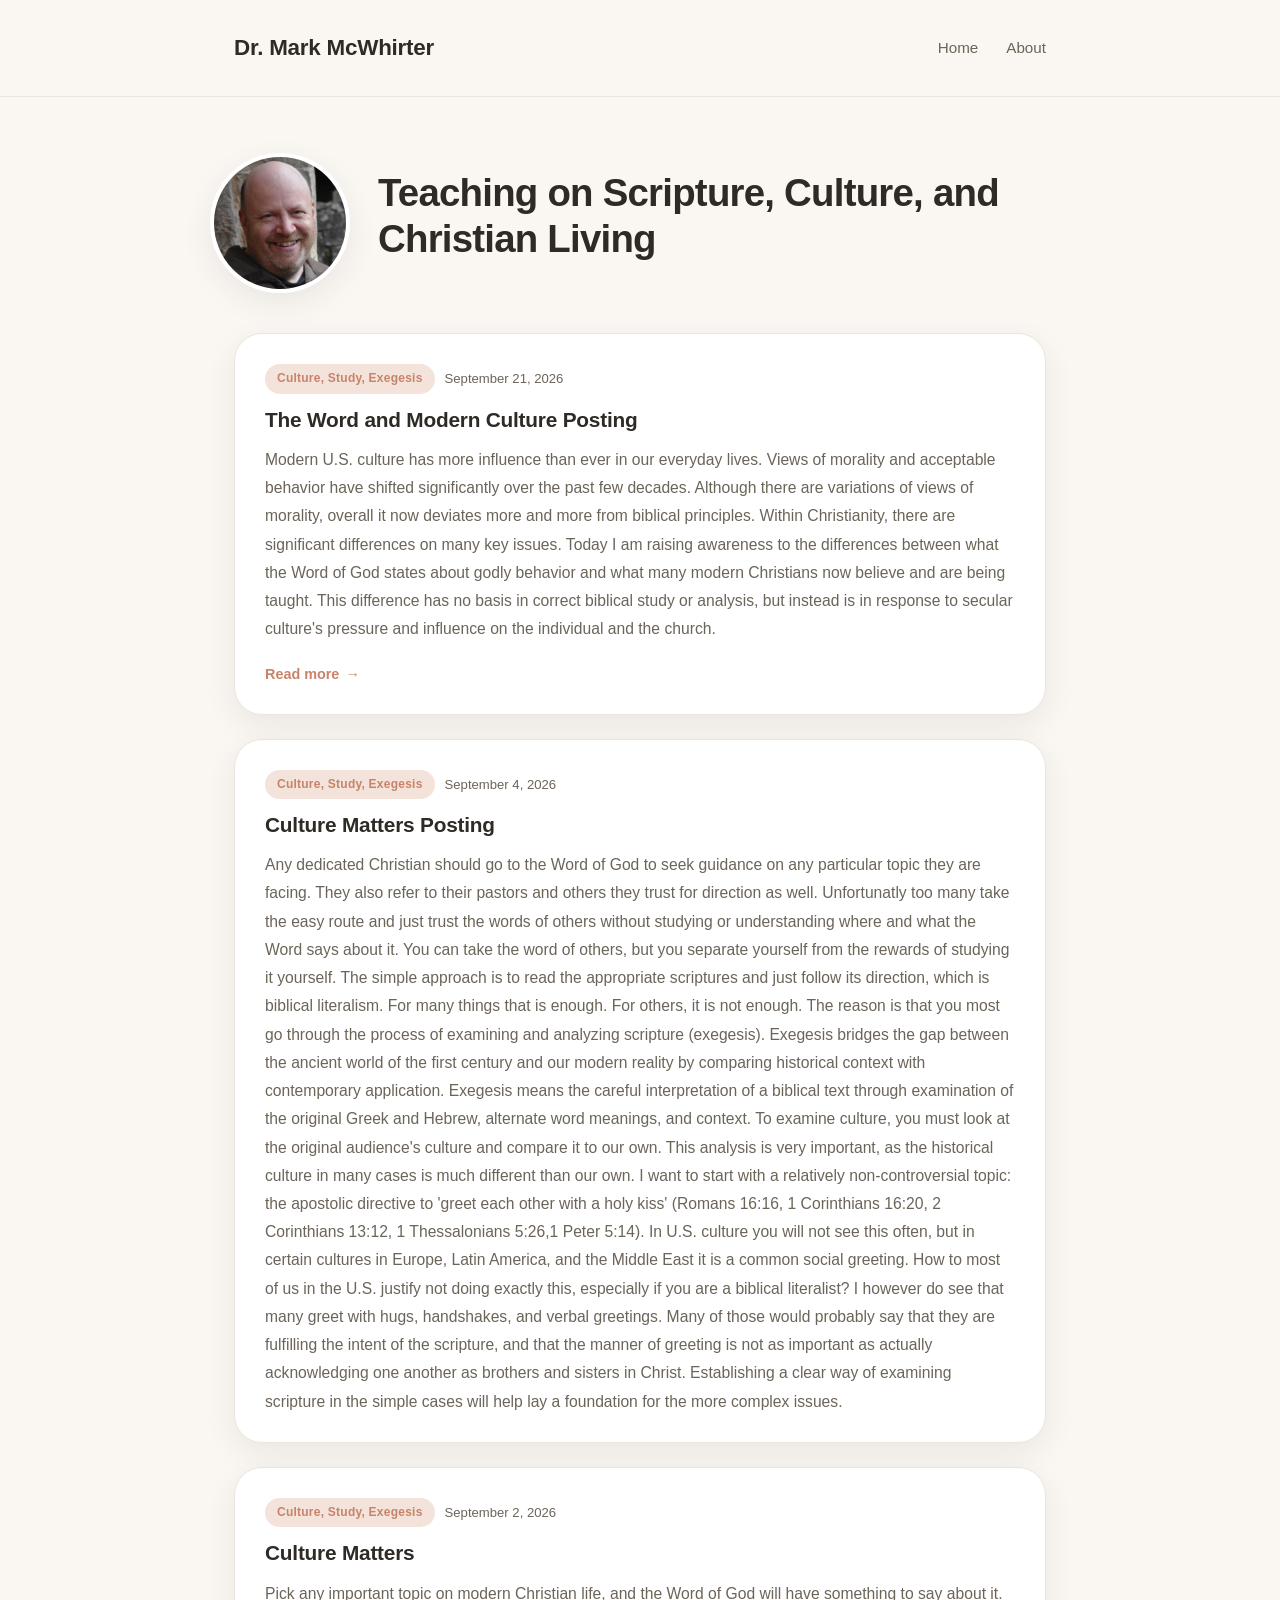
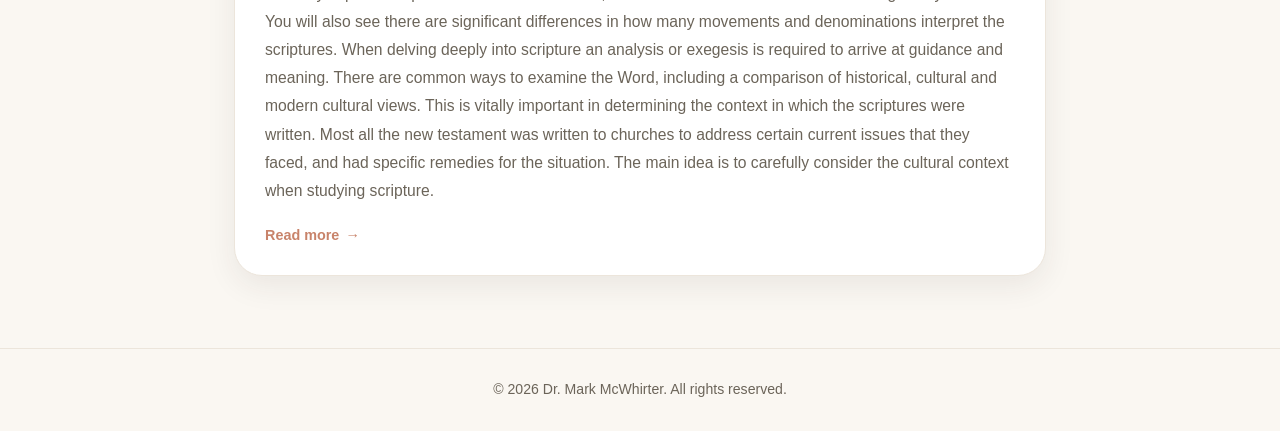
<file: index.html>
<!doctype html>
<html lang="en">
<head>
<!-- Google Tag Manager -->
<script>(function(w,d,s,l,i){w[l]=w[l]||[];w[l].push({'gtm.start':
new Date().getTime(),event:'gtm.js'});var f=d.getElementsByTagName(s)[0],
j=d.createElement(s),dl=l!='dataLayer'?'&l='+l:'';j.async=true;j.src=
'https://www.googletagmanager.com/gtm.js?id='+i+dl;f.parentNode.insertBefore(j,f);
})(window,document,'script','dataLayer','GTM-M4D67M2H');</script>
<!-- End Google Tag Manager -->
<meta charset="UTF-8">
<meta name="viewport" content="width=device-width, initial-scale=1.0">
<title>Dr. Mark McWhirter</title>
<meta name="description" content="Blog on Christian living">
<link rel="stylesheet" href="styles.css">
</head>
<body>
<!-- Google Tag Manager (noscript) -->
<noscript><iframe src="https://www.googletagmanager.com/ns.html?id=GTM-M4D67M2H"
height="0" width="0" style="display:none;visibility:hidden"></iframe></noscript>
<!-- End Google Tag Manager (noscript) -->
<header class="site-header">
  <div class="wrap">
    <a class="site-title" href="index.html">Dr. Mark McWhirter</a>
    <nav class="site-nav">
      <a href="index.html">Home</a>
      <a href="about.html">About</a>
    </nav>
  </div>
</header>
  <main>
    <section class="hero wrap">
      <img class="hero-photo" src="images/mark-mcwhirter.jpg" alt="Dr. Mark McWhirter">
      <div class="hero-text">
        <h1>Teaching on Scripture, Culture, and Christian Living</h1>
      </div>
    </section>
    <section class="panel-grid wrap">
	
     <a class="panel" href="posts/culture2.html">
        <div class="meta">
          <span class="tag">Culture, Study, Exegesis</span>
          <span>September 21, 2026</span>
        </div>
        <h2>The Word and Modern Culture Posting</h2>
        <p>Modern U.S. culture has more influence than ever in our everyday lives. Views of morality and acceptable 
behavior have shifted significantly over the past few decades. Although there are variations of views of
morality, overall it now deviates more and more from biblical principles.  Within Christianity, there are
significant differences on many key issues.

Today I am raising awareness to the differences between what the Word of God states about godly behavior and
what many modern Christians now believe and are being taught.  This difference has no basis in correct
biblical study or analysis, but instead is in response to secular culture's pressure and influence on the
individual and the church.
</p>
                <span class="read-more">Read more <span class="arrow">&rarr;</span></span>
      </a>	
      <a class="panel" >
        <div class="meta">
          <span class="tag">Culture, Study, Exegesis</span>
          <span>September 4, 2026</span>
        </div>
        <h2>Culture Matters Posting</h2>
        <p>Any dedicated Christian should go to the Word of God to seek guidance on any particular topic they are facing. They also refer to their pastors and others they trust for direction as well.  Unfortunatly too many take the easy route and just trust the words of others without studying or understanding where and what the Word says about it.  You can take the word of others, but you separate yourself from the rewards of studying it yourself.
The simple approach is to read the appropriate scriptures and just follow its direction, which is biblical literalism. For many things that is enough.  For others, it is not enough.  The reason is that you most go through the process of examining and analyzing scripture (exegesis).  Exegesis bridges the gap between the ancient world of the first century and our modern reality by comparing historical context with contemporary application. Exegesis means the careful interpretation of a biblical text through examination of the original Greek and Hebrew, alternate word meanings, and context. To examine culture, you must look at the original audience's culture and compare it to our own.
This analysis is very important, as the historical culture in many cases is much different than our own. I want to start with a relatively non-controversial topic: the apostolic directive to 'greet each other with a holy kiss' (Romans 16:16, 1 Corinthians 16:20, 2 Corinthians 13:12, 1 Thessalonians 5:26,1 Peter 5:14).  In U.S. culture you will not see this often, but in certain cultures in Europe, Latin America, and the Middle East it is a common social greeting.  How to most of us in the U.S. justify not doing exactly this, especially if you are a biblical literalist?  I however do see that many greet with hugs, handshakes, and verbal greetings.  Many of those would probably say that they are fulfilling the intent of the scripture, and that the manner of greeting is not as important as actually acknowledging one another as brothers and sisters in Christ.
Establishing a clear way of examining scripture in the simple cases will help lay a foundation for the more complex issues.
</p>
        
      </a>
	  
      <a class="panel" href="posts/culture.html">
        <div class="meta">
          <span class="tag">Culture, Study, Exegesis</span>
          <span>September 2, 2026</span>
        </div>
        <h2>Culture Matters</h2>
        <p>Pick any important topic on modern Christian life, and the Word of God will have something to say about it. You will also see there are significant differences in how many movements and denominations interpret the scriptures.  When delving deeply into scripture an analysis or exegesis is required to arrive at guidance and meaning. There are common ways to examine the Word,  including a comparison of historical, cultural and modern cultural views. This is vitally important in determining the context in which the scriptures were written.  Most all the new testament was written to churches to address certain current issues that they faced, and had specific remedies for the situation.  
			The main idea is to carefully consider the cultural context when studying scripture.  </p>
        <span class="read-more">Read more <span class="arrow">&rarr;</span></span>
      </a>
    </section>
  </main>
<footer class="site-footer">
  <div class="wrap">
    &copy; 2026 Dr. Mark McWhirter.  All rights reserved.
  </div>
</footer>
</body>
</html>
</file>
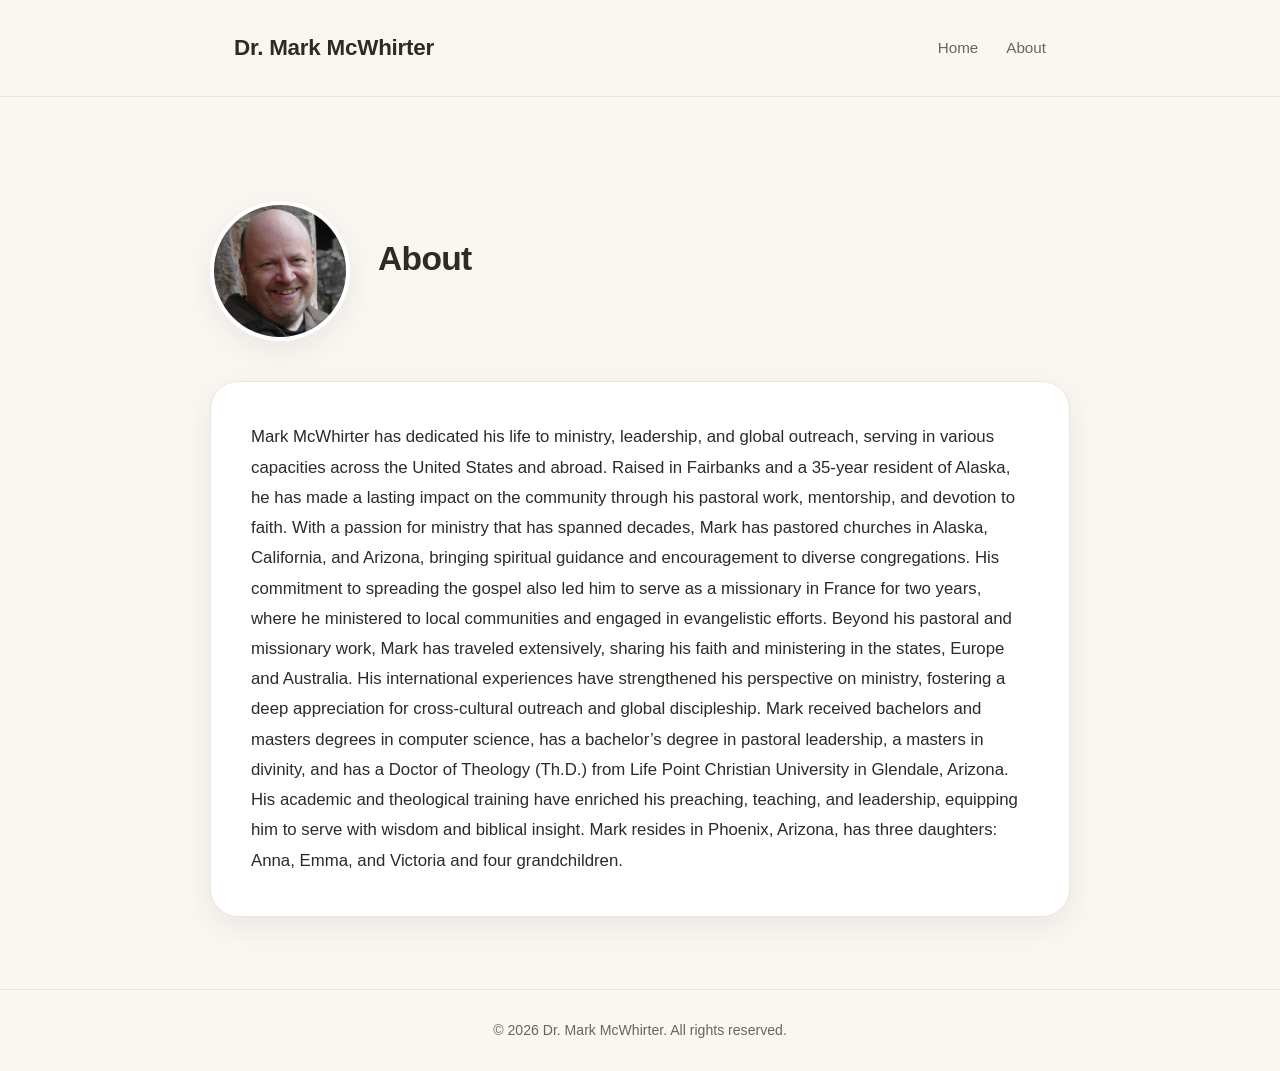
<file: about.html>
<!doctype html>
<html lang="en">
<head>
<!-- Google Tag Manager -->
<script>(function(w,d,s,l,i){w[l]=w[l]||[];w[l].push({'gtm.start':
new Date().getTime(),event:'gtm.js'});var f=d.getElementsByTagName(s)[0],
j=d.createElement(s),dl=l!='dataLayer'?'&l='+l:'';j.async=true;j.src=
'https://www.googletagmanager.com/gtm.js?id='+i+dl;f.parentNode.insertBefore(j,f);
})(window,document,'script','dataLayer','GTM-M4D67M2H');</script>
<!-- End Google Tag Manager -->
<meta charset="UTF-8">
<meta name="viewport" content="width=device-width, initial-scale=1.0">
<title>Dr. Mark McWhirter</title>
<meta name="description" content="Blog on Christian living">
<link rel="stylesheet" href="styles.css">
</head>
<body>
<!-- Google Tag Manager (noscript) -->
<noscript><iframe src="https://www.googletagmanager.com/ns.html?id=GTM-M4D67M2H"
height="0" width="0" style="display:none;visibility:hidden"></iframe></noscript>
<!-- End Google Tag Manager (noscript) -->
<header class="site-header">
  <div class="wrap">
    <a class="site-title" href="index.html">Dr. Mark McWhirter</a>
    <nav class="site-nav">
      <a href="index.html">Home</a>
      <a href="about.html">About</a>
    </nav>
  </div>
</header>
  <main class="page-content wrap">
      <section class="hero wrap">
      <img class="hero-photo" src="images/mark-mcwhirter.jpg" alt="Dr. Mark McWhirter">
      <div class="hero-text">
        <h1>About</h1>
      </div>
    </section>
    <div class="article-content">
      <p>Mark McWhirter has dedicated his life to ministry, leadership, and global outreach, serving in various capacities across the United States and abroad. Raised in Fairbanks and a 35-year resident of Alaska, he has made a lasting impact on the community through his pastoral work, mentorship, and devotion to faith.
With a passion for ministry that has spanned decades, Mark has pastored churches in Alaska, California, and Arizona, bringing spiritual guidance and encouragement to diverse congregations. His commitment to spreading the gospel also led him to serve as a missionary in France for two years, where he ministered to local communities and engaged in evangelistic efforts.
Beyond his pastoral and missionary work, Mark has traveled extensively, sharing his faith and ministering in the states, Europe and Australia. His international experiences have strengthened his perspective on ministry, fostering a deep appreciation for cross-cultural outreach and global discipleship.
Mark received bachelors and masters degrees in computer science, has a bachelor’s degree in pastoral leadership, a masters in divinity,  and has a Doctor of Theology (Th.D.) from Life Point Christian University in Glendale, Arizona. His academic and theological training have enriched his preaching, teaching, and leadership, equipping him to serve with wisdom and biblical insight.
Mark resides in Phoenix, Arizona, has three daughters: Anna, Emma, and Victoria and four grandchildren.</p>
    </div>
  </main>
<footer class="site-footer">
  <div class="wrap">
    &copy; 2026 Dr. Mark McWhirter.  All rights reserved.
  </div>
</footer>
</body>
</html>
</file>
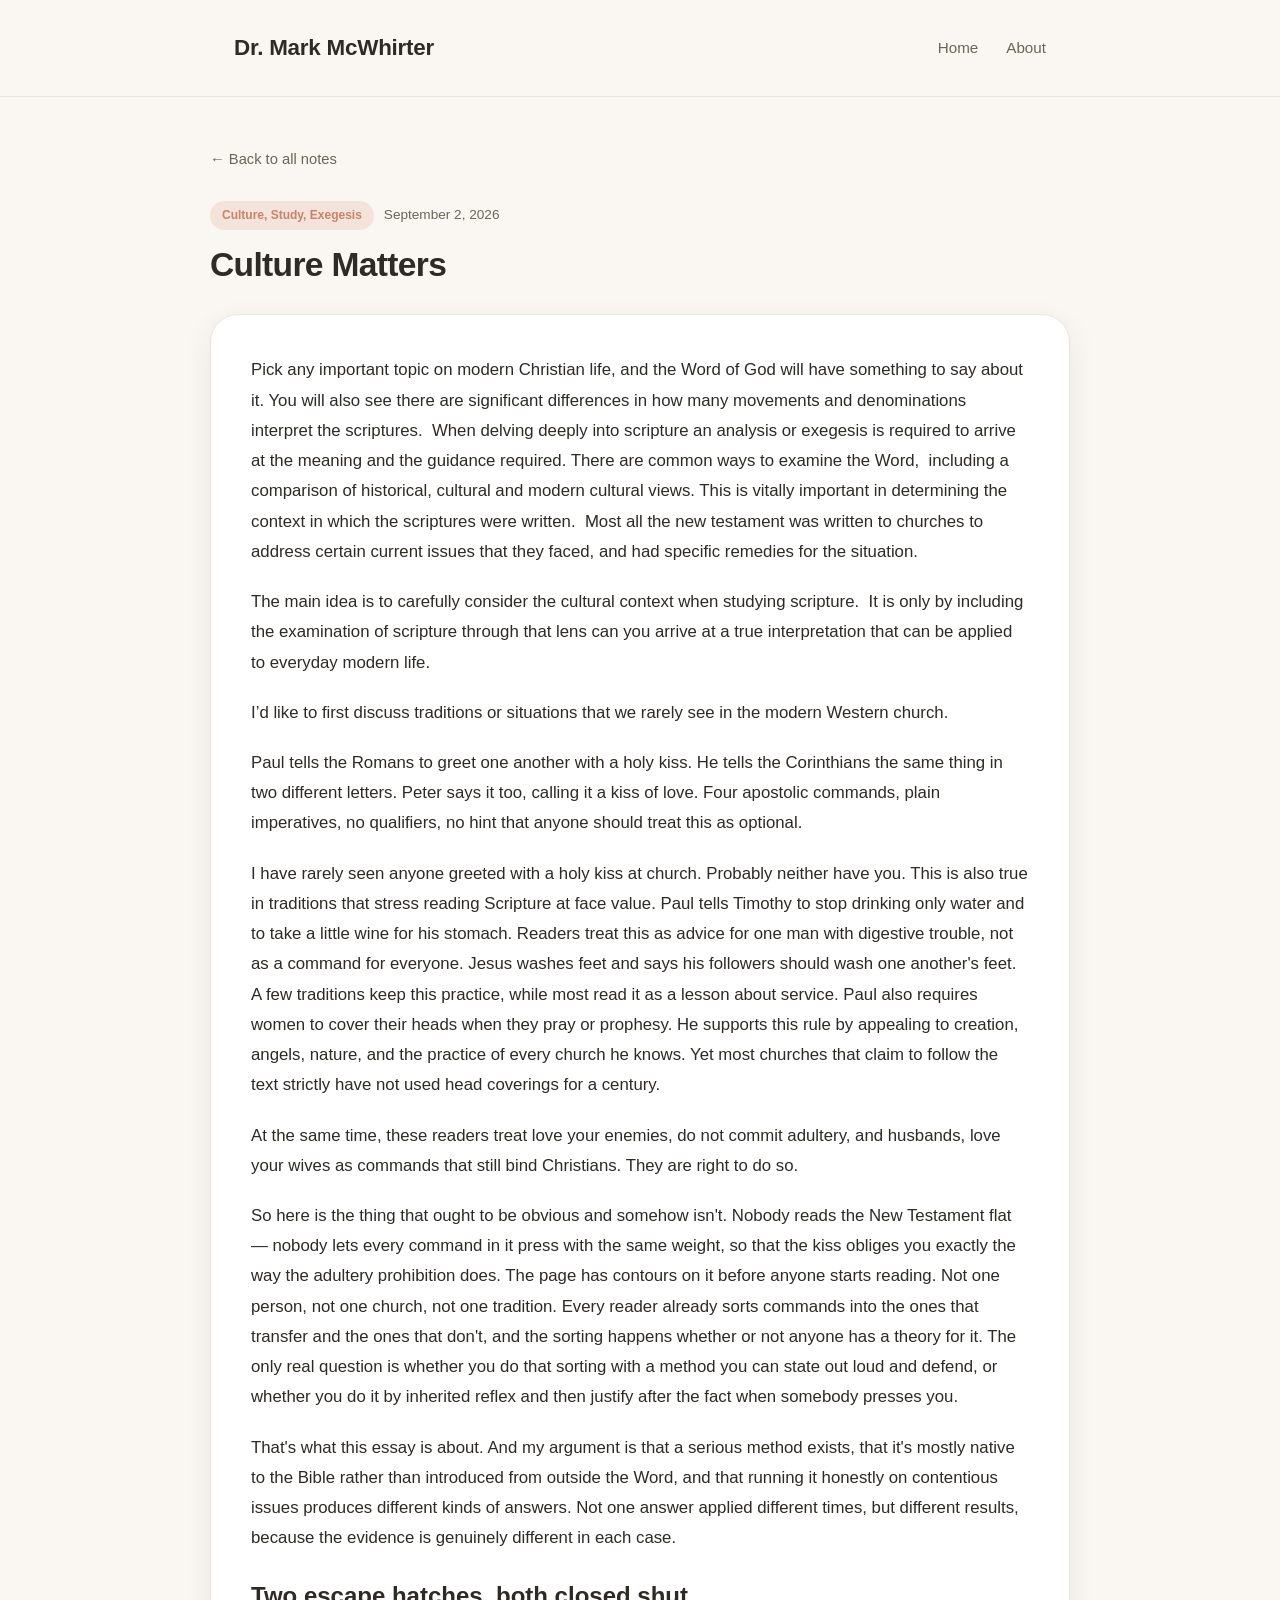
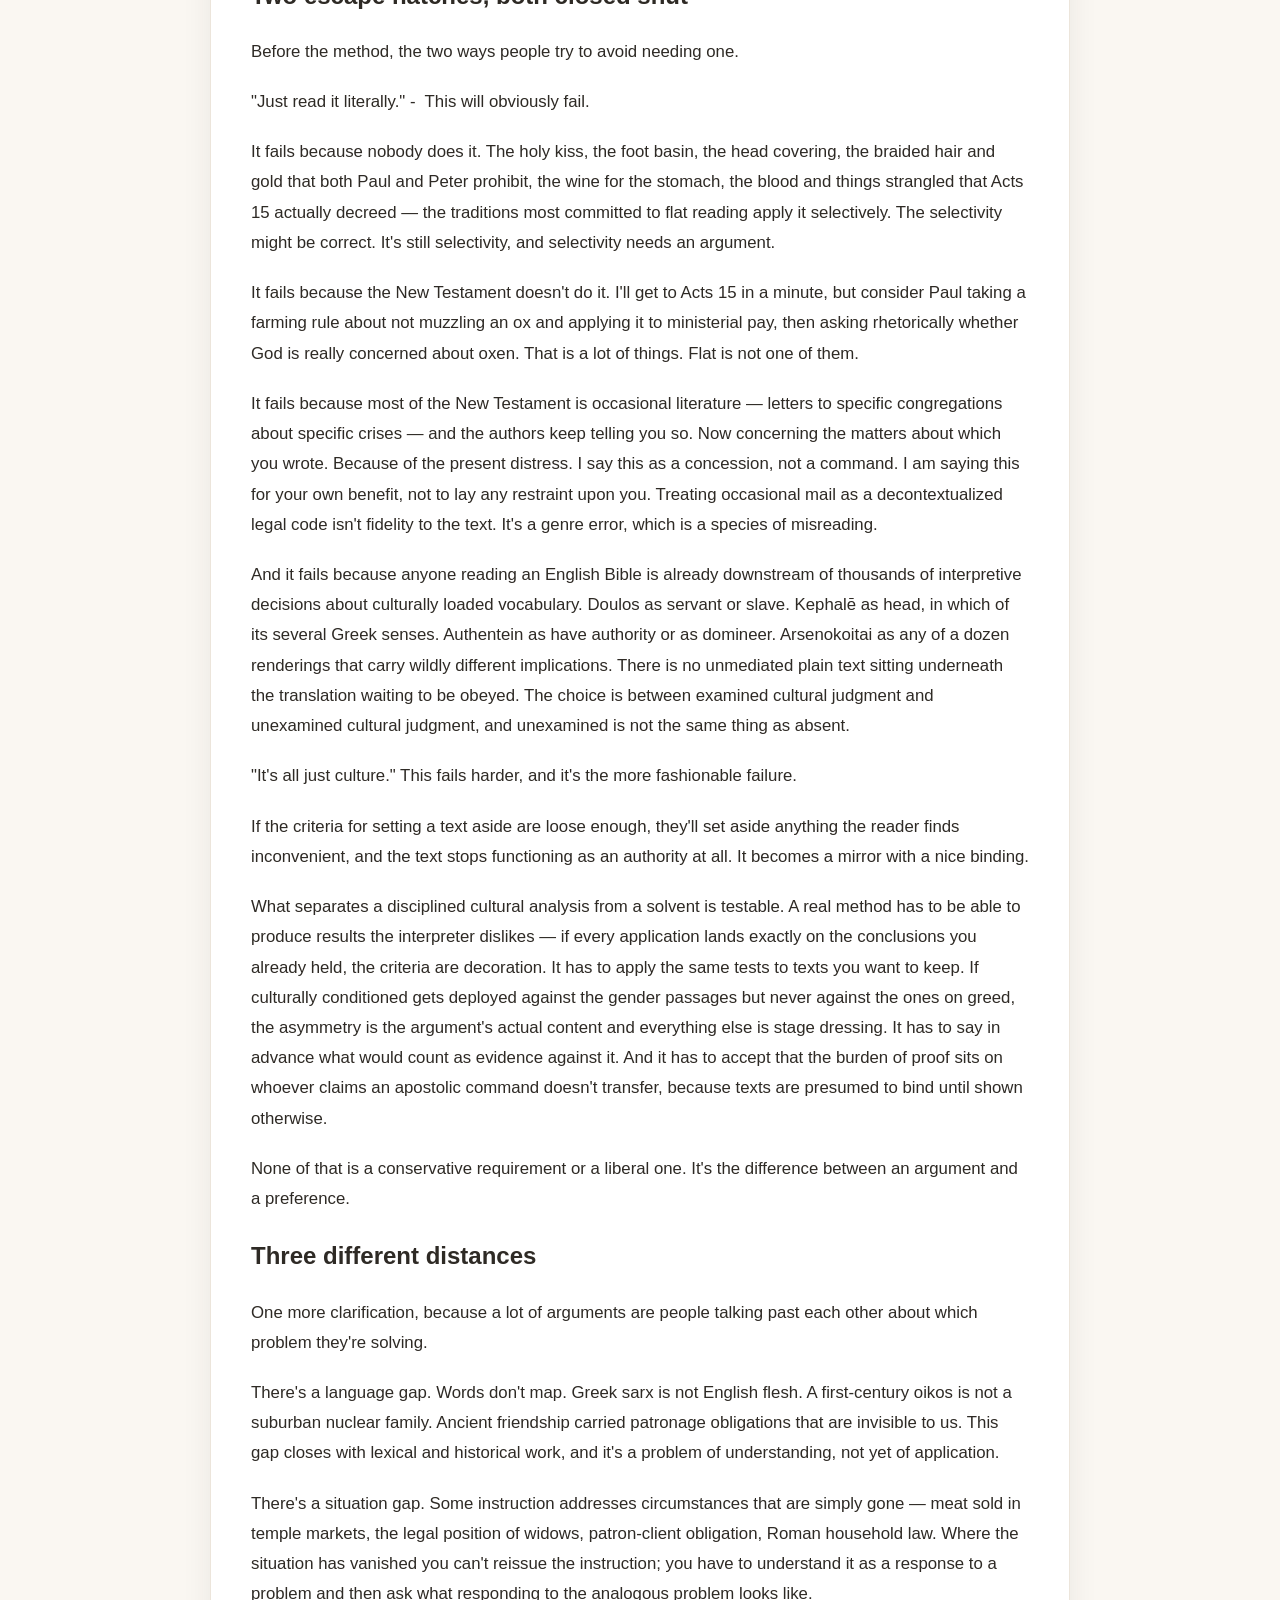
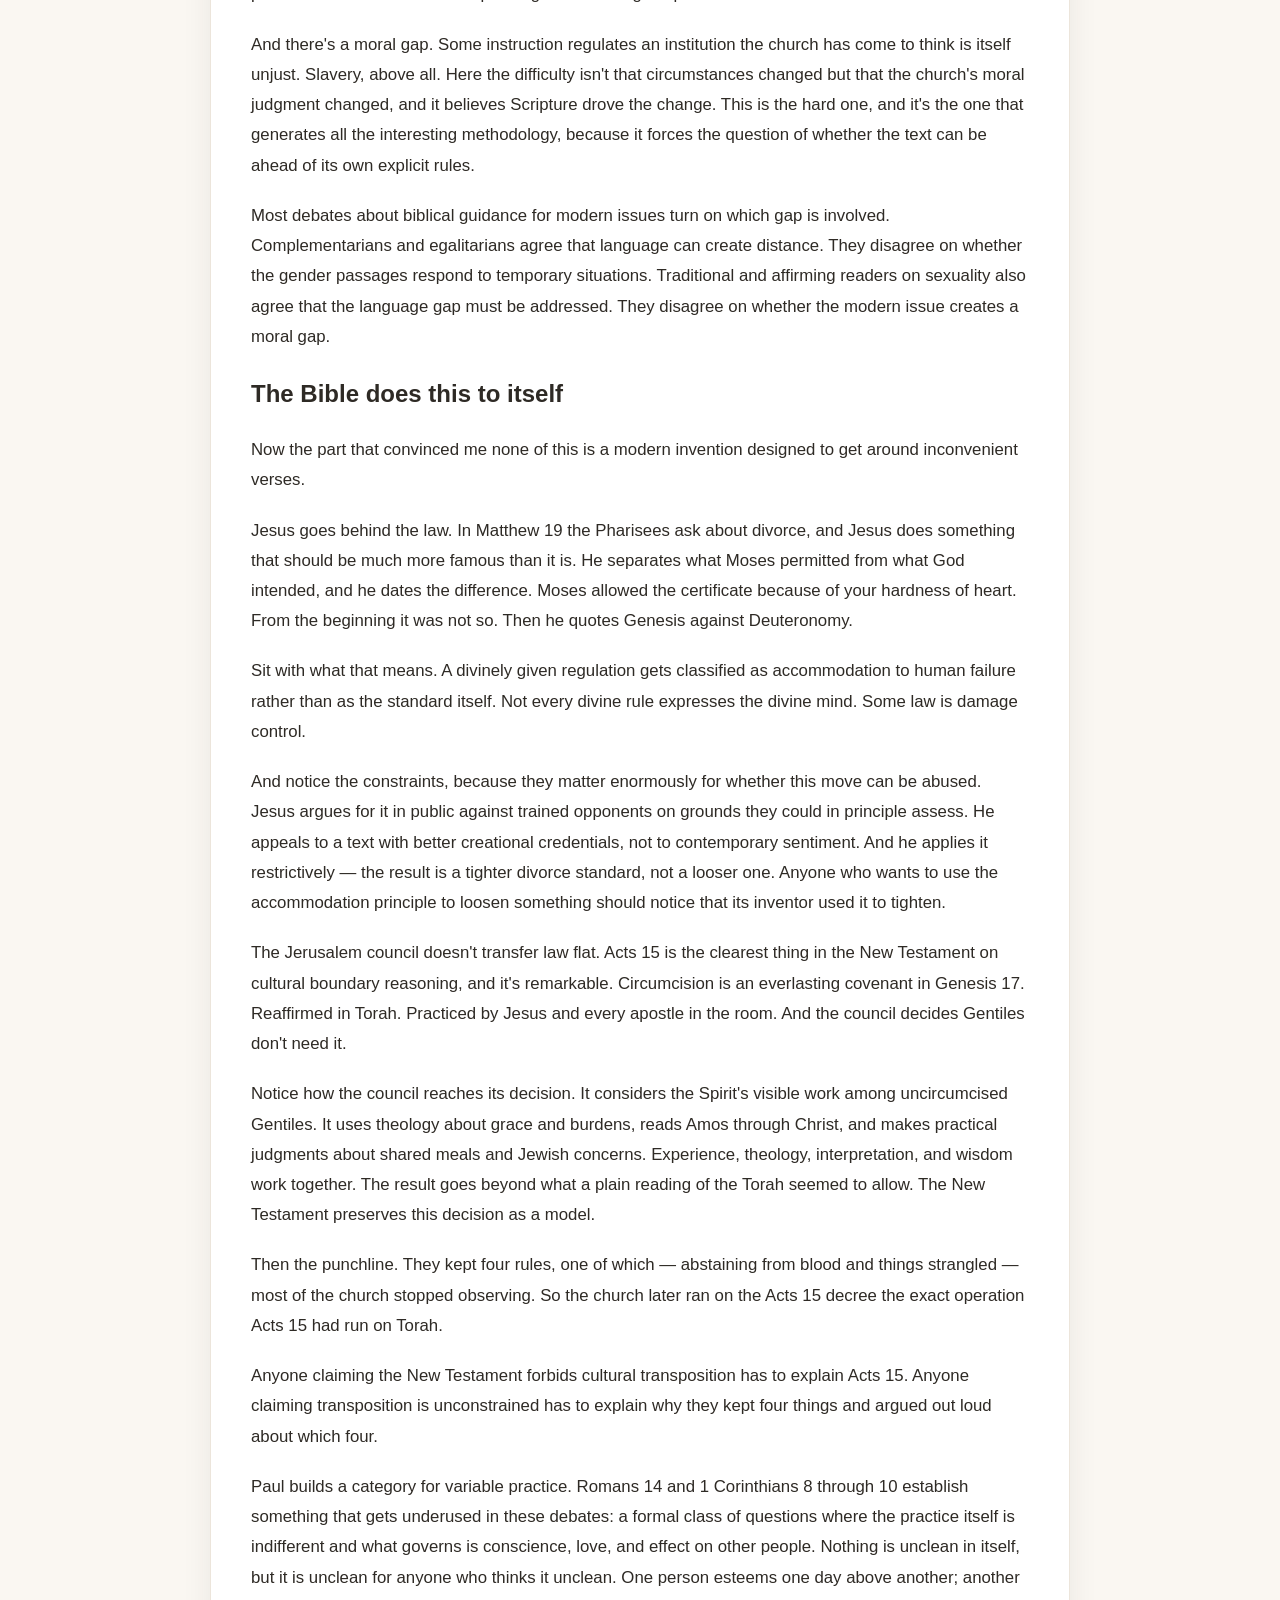
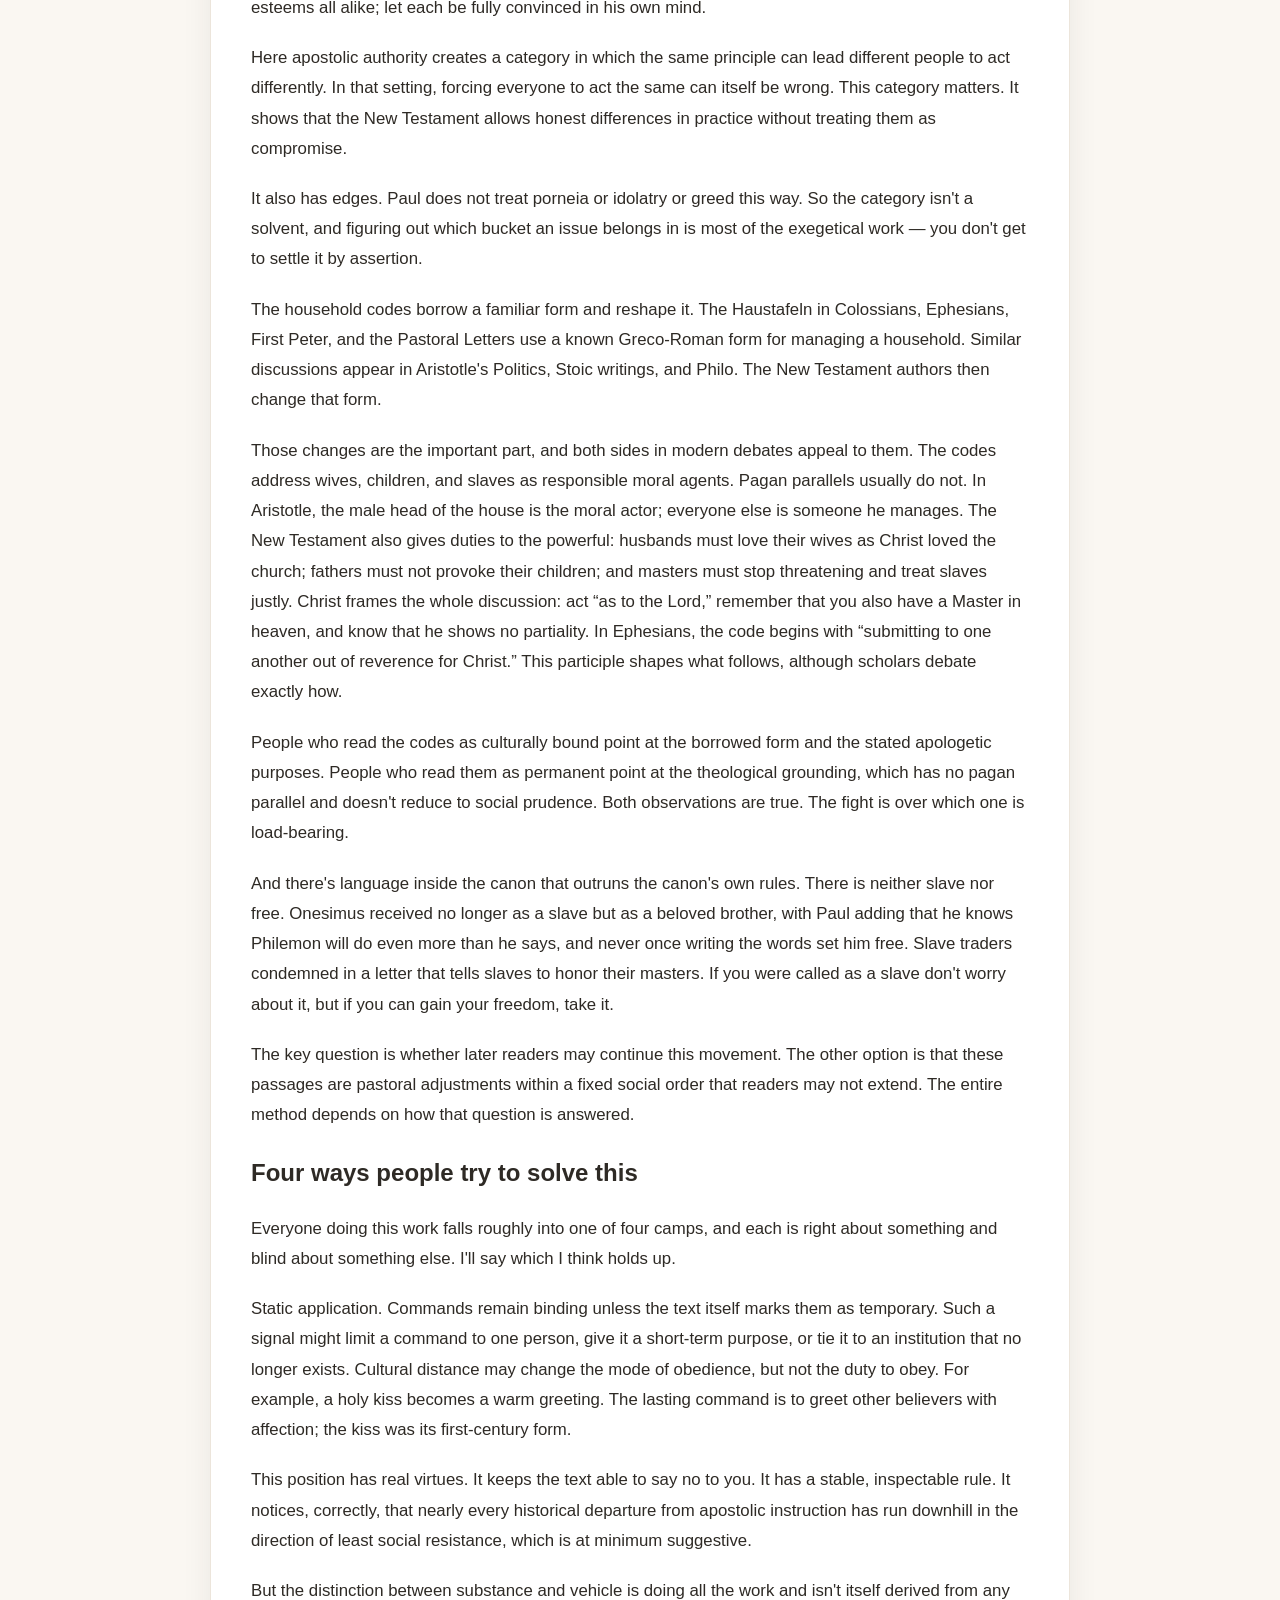
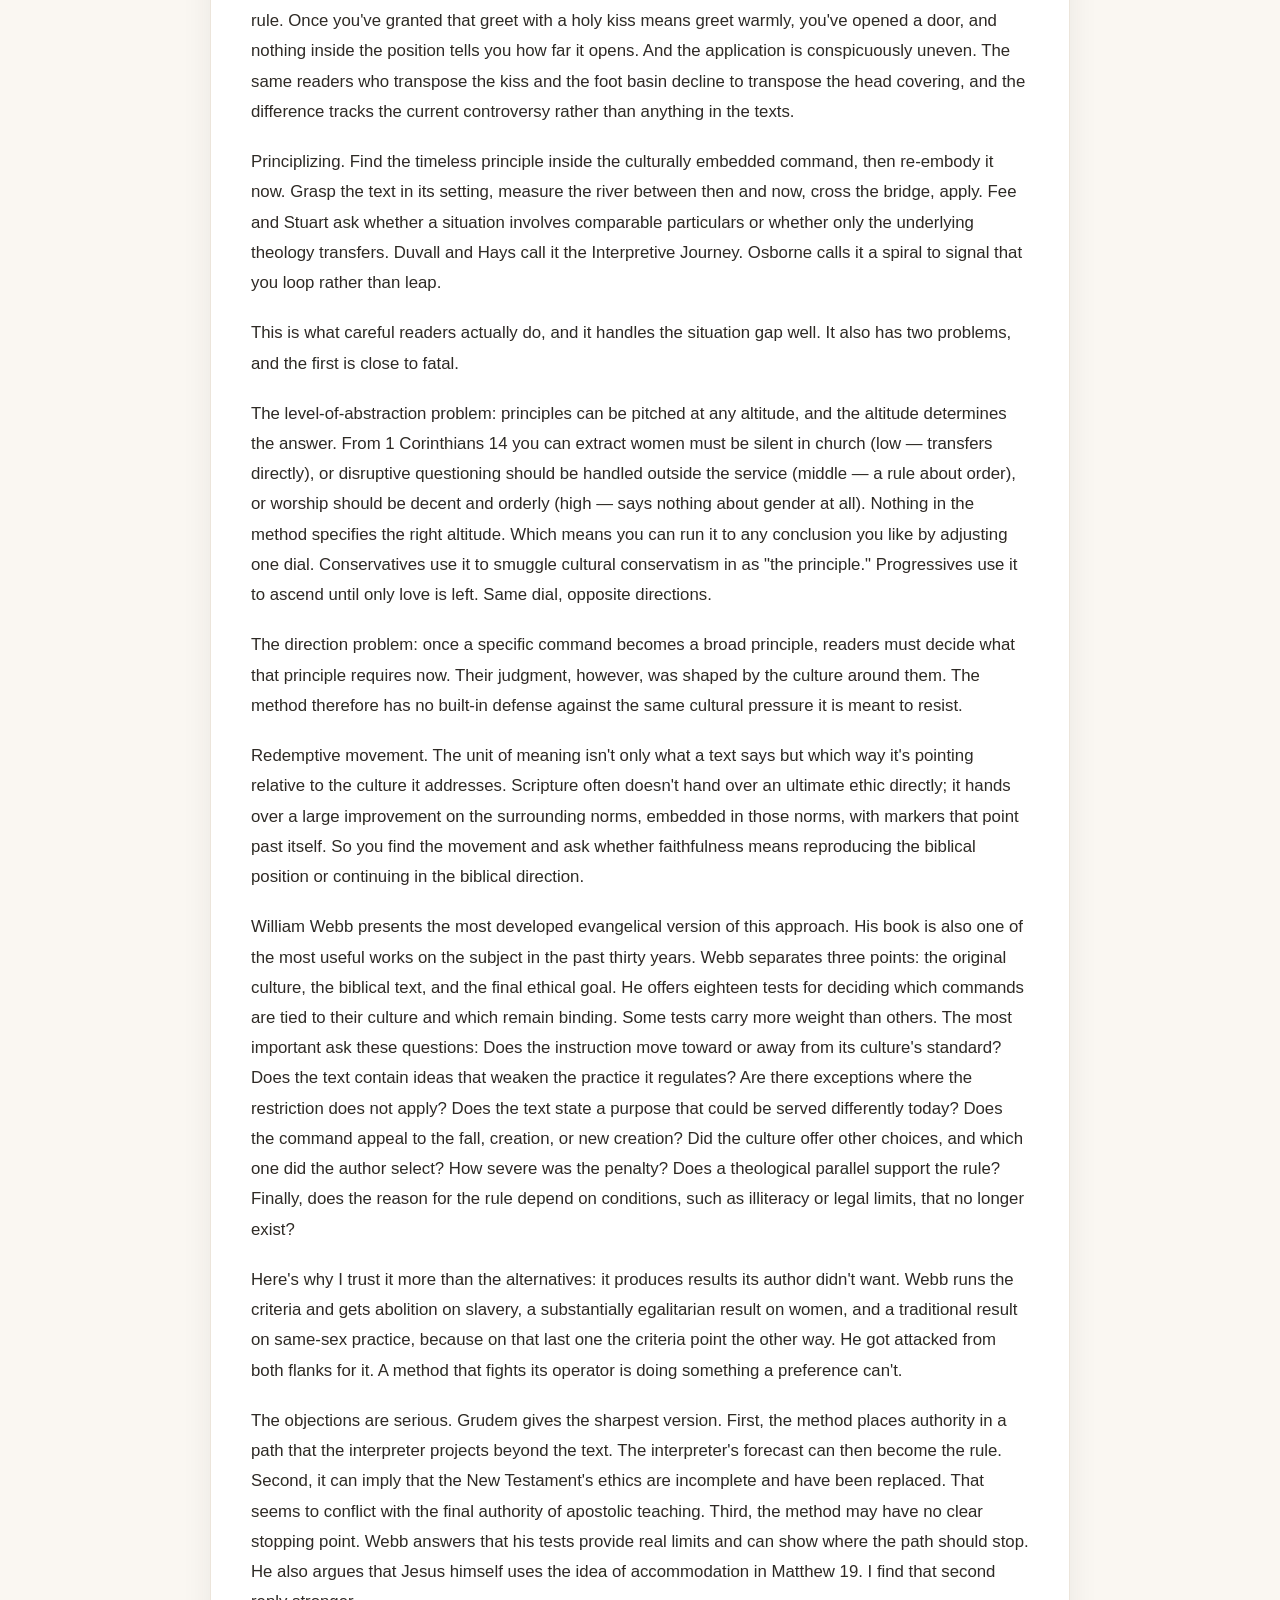
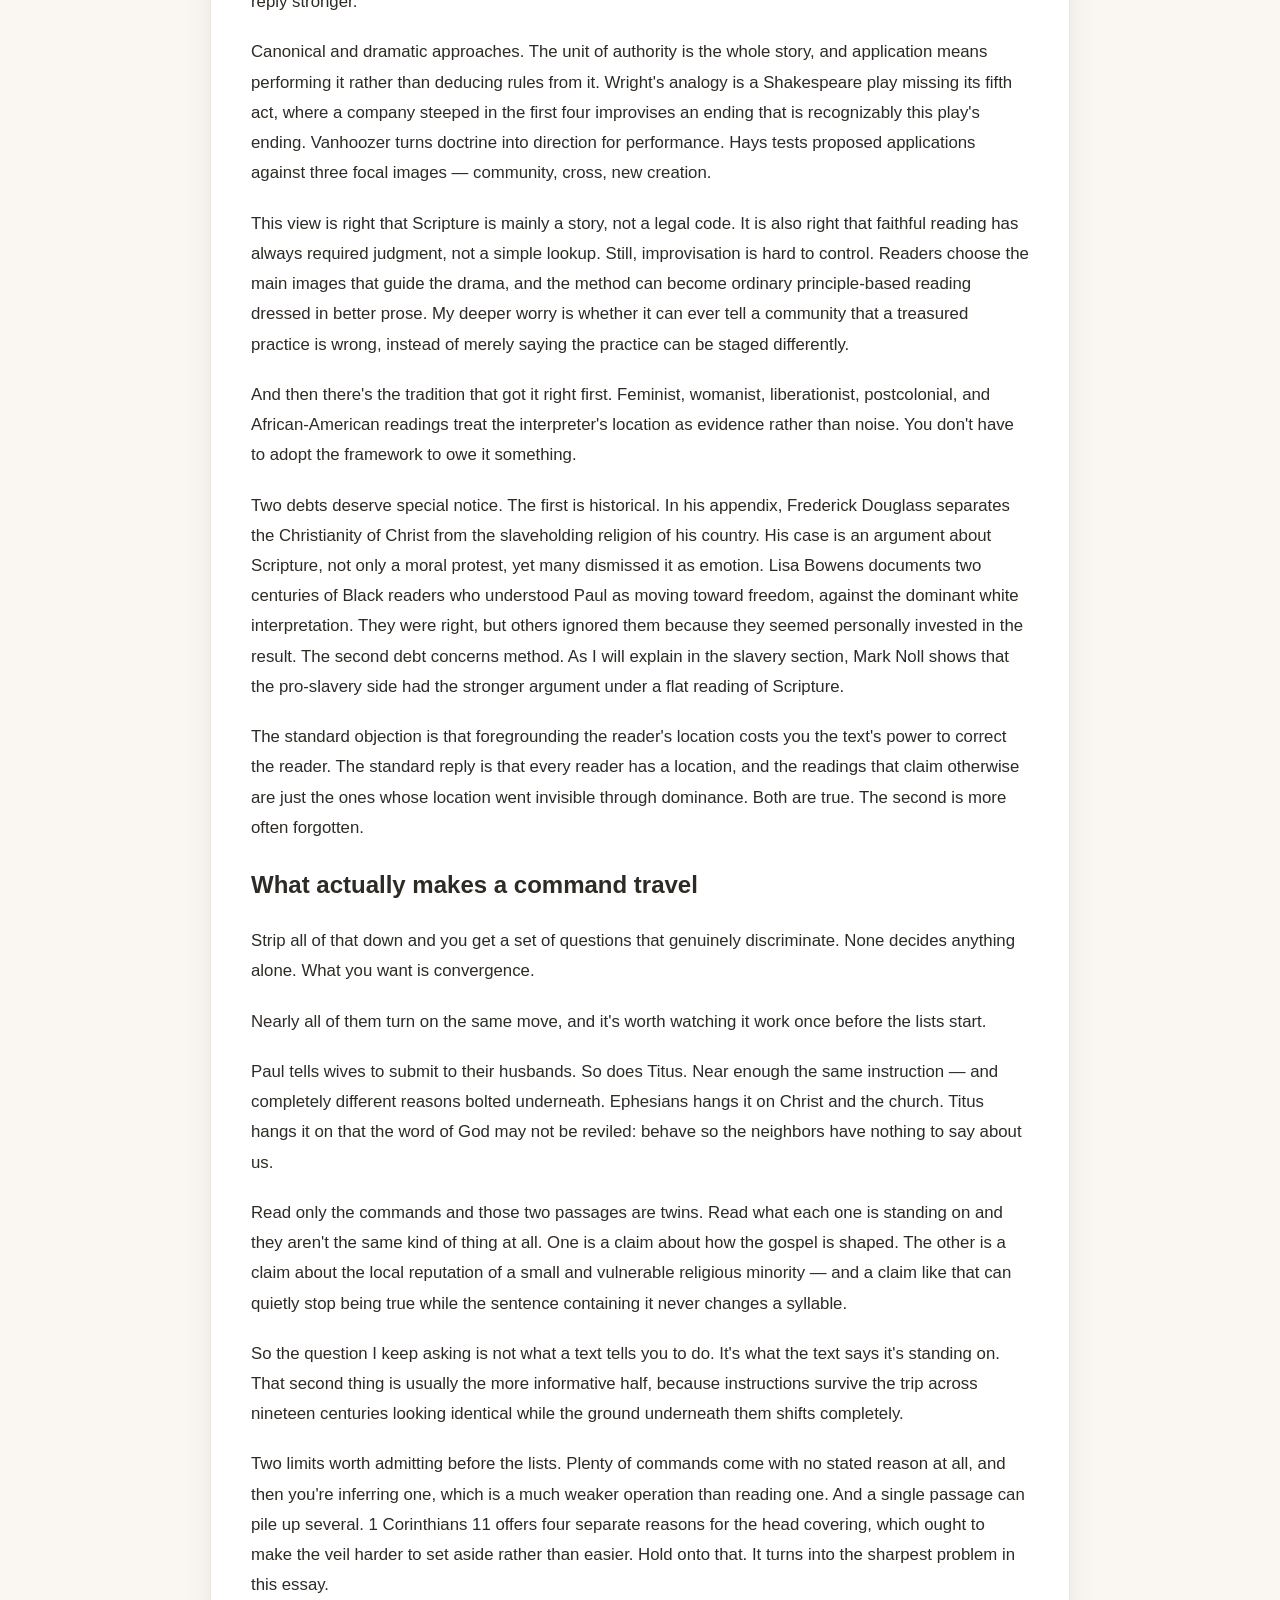
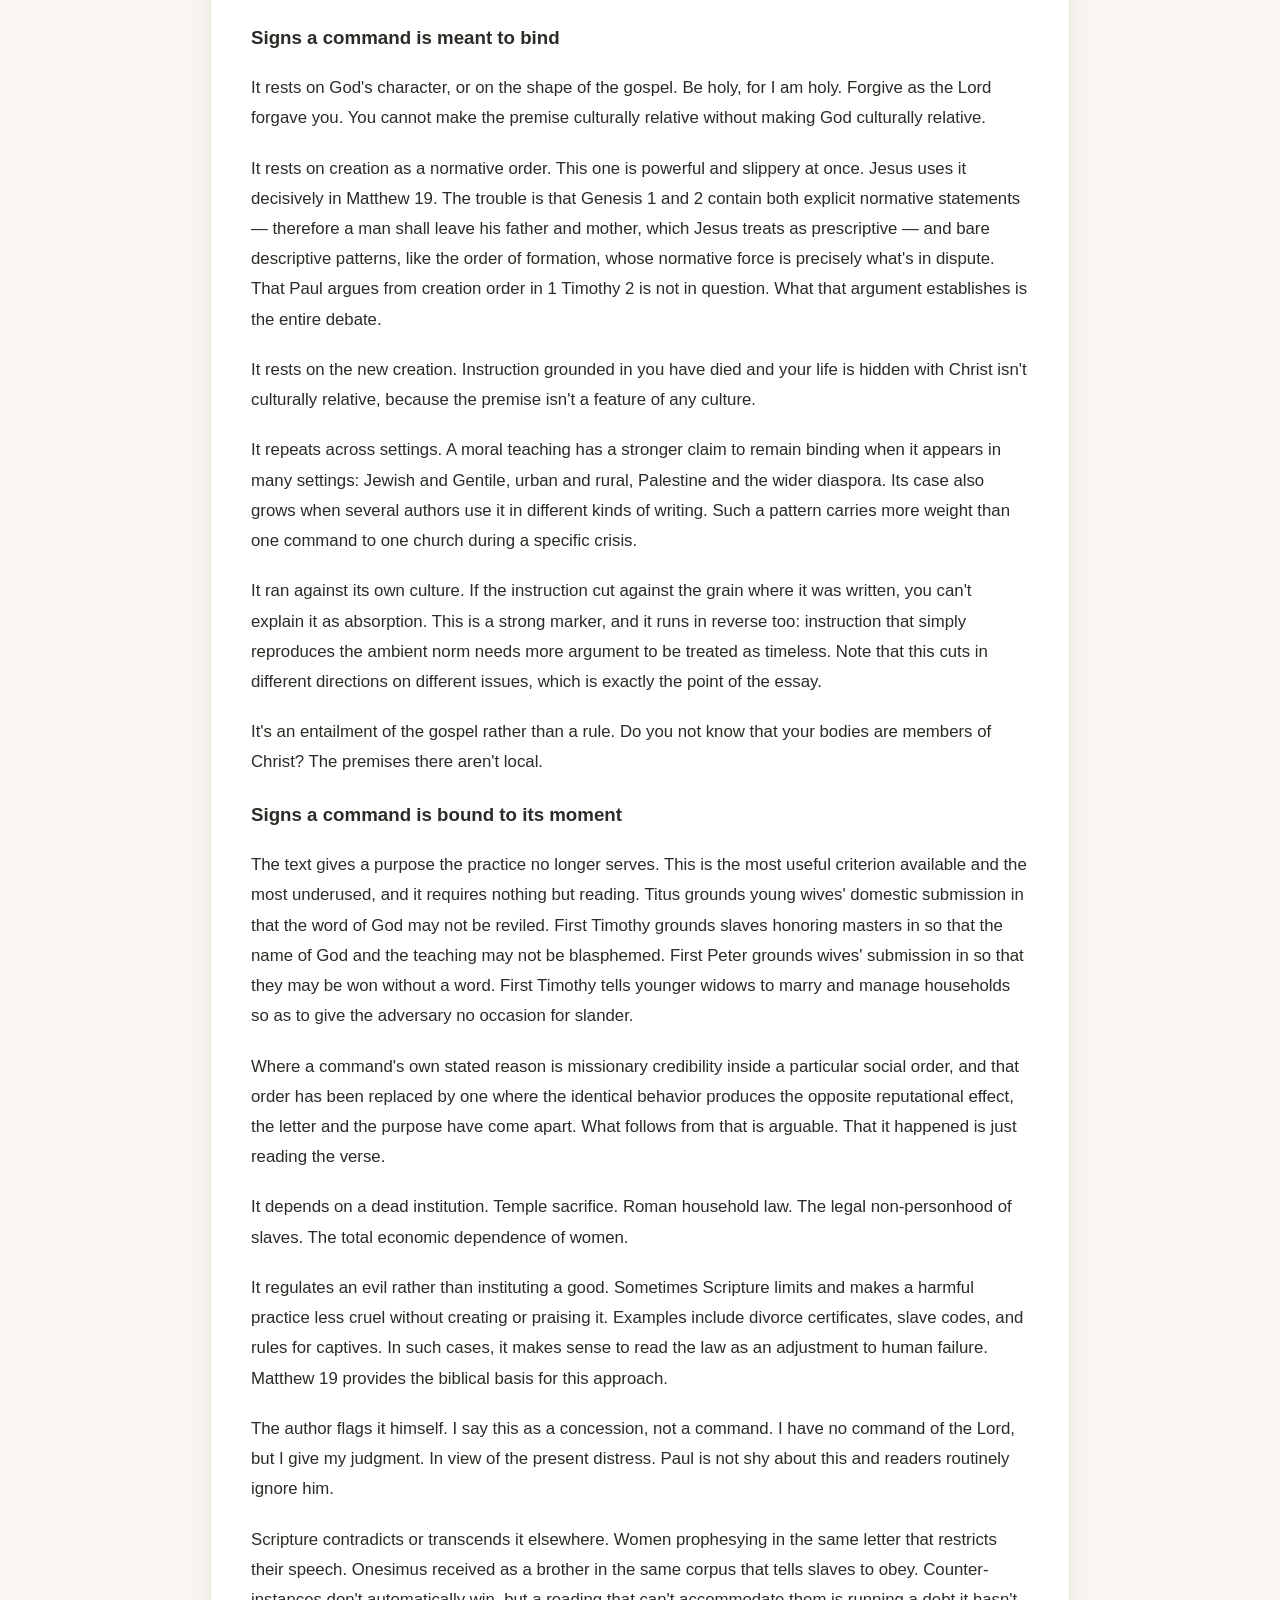
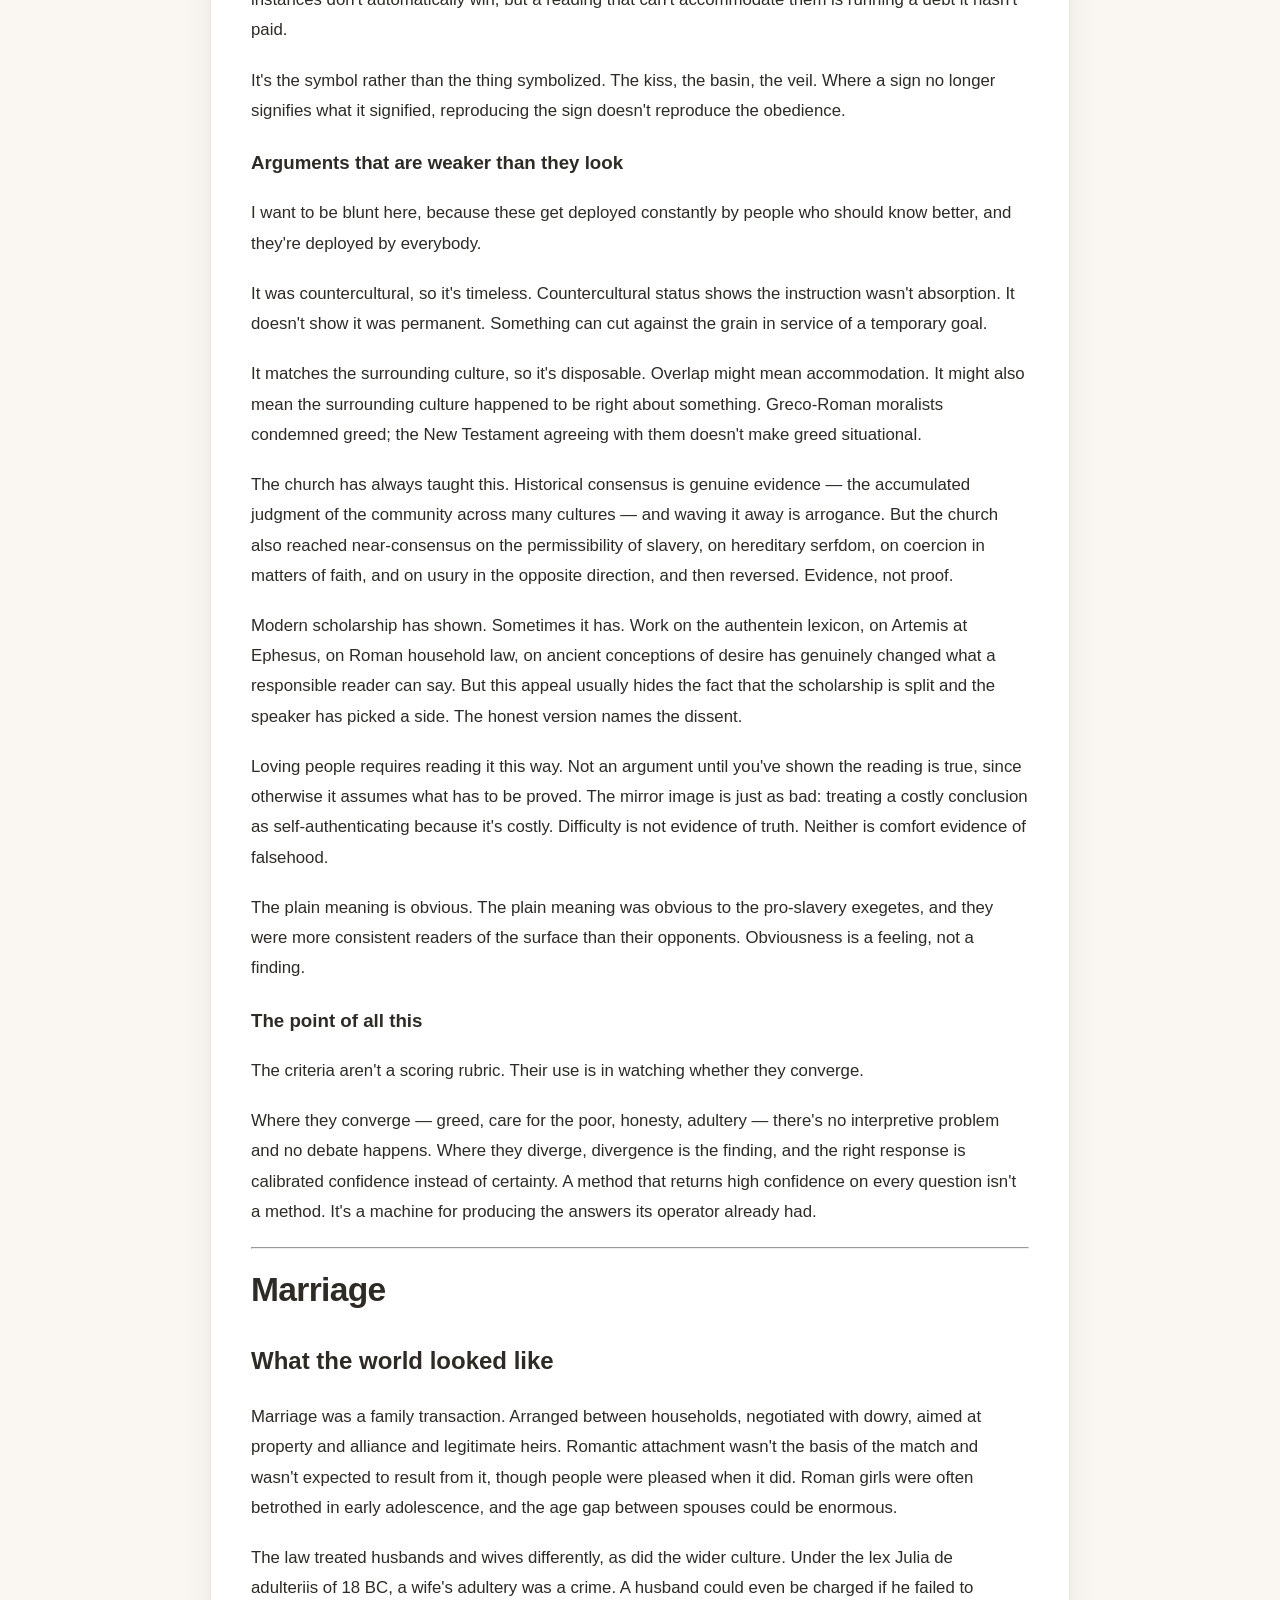
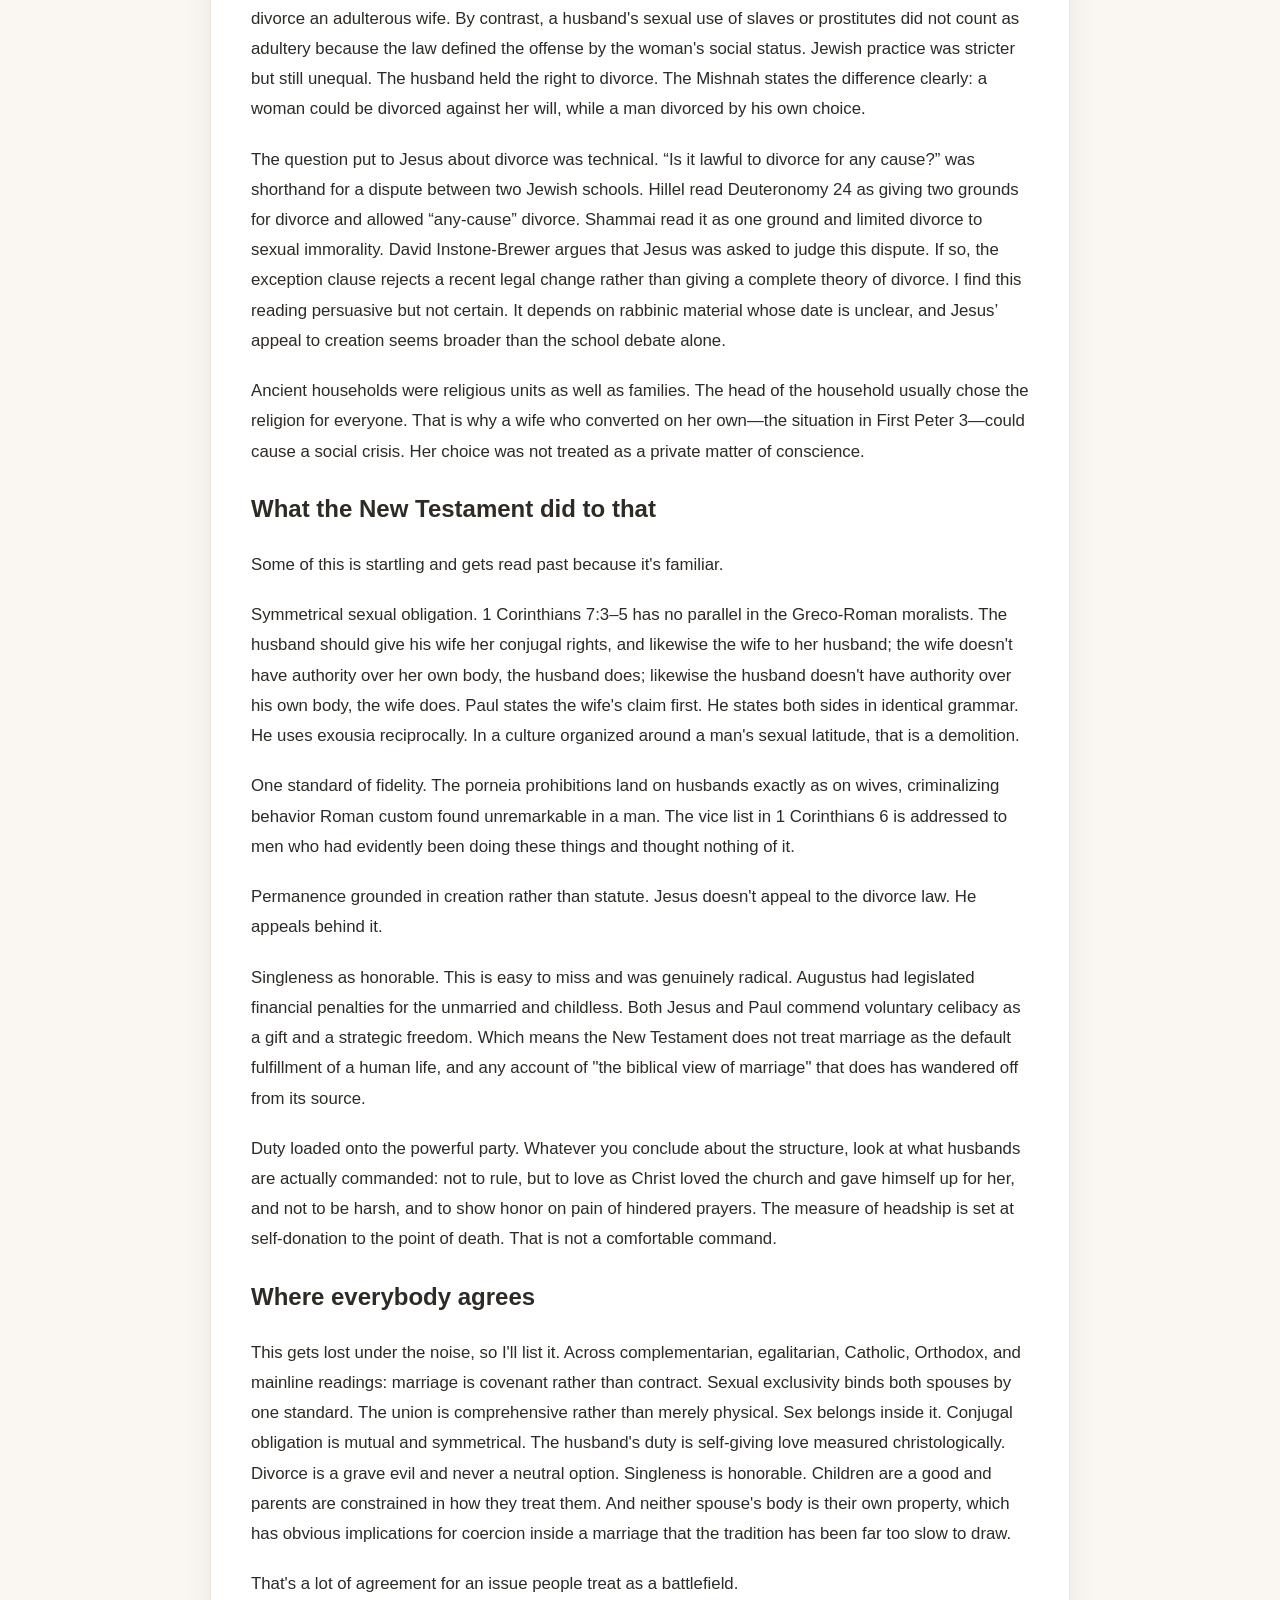
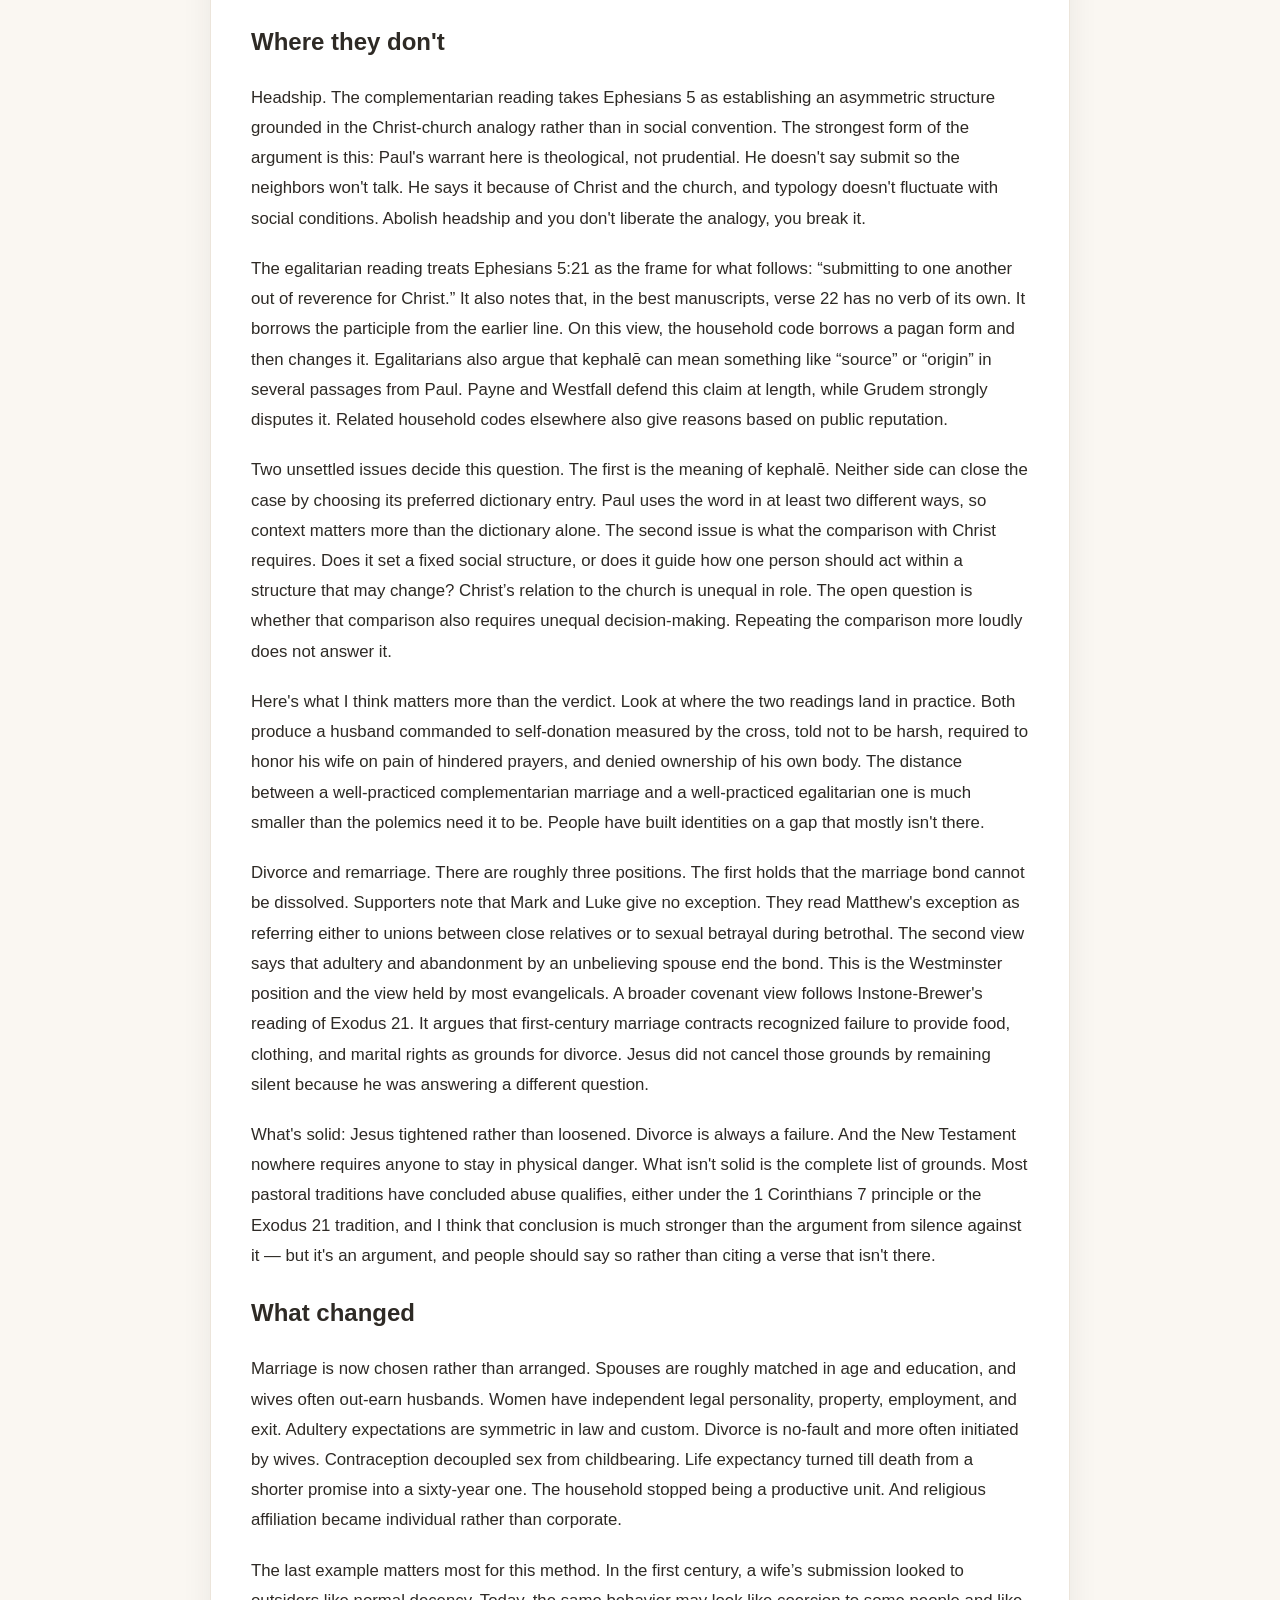
<file: posts/culture.html>
<!doctype html>
<html lang="en">
<head>
<meta charset="UTF-8">
<meta name="viewport" content="width=device-width, initial-scale=1.0">
<title>Culture Matters</title>
<meta name="description" content="Culture matters in studying scripture">
<link rel="stylesheet" href="../styles.css">
</head>
<body>
<header class="site-header">
  <div class="wrap">
    <a class="site-title" href="../index.html">Dr. Mark McWhirter</a>
    <nav class="site-nav">
      <a href="../index.html">Home</a>
      <a href="../about.html">About</a>
    </nav>
  </div>
</header>
  <main class="article wrap">
    <a class="back-link" href="../index.html">&larr; Back to all notes</a>
    <div class="meta">
      <span class="tag">Culture, Study, Exegesis</span>
      <span>September 2, 2026</span>
    </div>
        <h1>Culture Matters</h1>
    <div class="article-content">
		<p>Pick any important topic on modern Christian life, and the Word of God will have something to say about it. You will also see there are significant differences in how many movements and denominations interpret the scriptures. &nbsp;When delving deeply into scripture an analysis or exegesis is required to arrive at the meaning and the guidance required. There are common ways to examine the Word, &nbsp;including a comparison of historical, cultural and modern cultural views. This is vitally important in determining the context in which the scriptures were written. &nbsp;Most all the new testament was written to churches to address certain current issues that they faced, and had specific remedies for the situation. &nbsp;</span></h2><p class="c1"><span class="c0">The main idea is to carefully consider the cultural context when studying scripture. &nbsp;It is only by including the examination of scripture through that lens can you arrive at a true interpretation that can be applied to everyday modern life.</span></p><p class="c1 c6"><span class="c0"></span></p><p class="c1"><span class="c0">I&rsquo;d like to first discuss traditions or situations that we rarely see in the modern Western church.</span></p><p class="c1"><span class="c0">Paul tells the Romans to greet one another with a holy kiss. He tells the Corinthians the same thing in two different letters. Peter says it too, calling it a kiss of love. Four apostolic commands, plain imperatives, no qualifiers, no hint that anyone should treat this as optional.</span></p><p class="c2"><span class="c0"></span></p><p class="c1"><span class="c0">I have rarely seen anyone greeted with a holy kiss at church. Probably neither have you. This is also true in traditions that stress reading Scripture at face value. Paul tells Timothy to stop drinking only water and to take a little wine for his stomach. Readers treat this as advice for one man with digestive trouble, not as a command for everyone. Jesus washes feet and says his followers should wash one another&#39;s feet. A few traditions keep this practice, while most read it as a lesson about service. Paul also requires women to cover their heads when they pray or prophesy. He supports this rule by appealing to creation, angels, nature, and the practice of every church he knows. Yet most churches that claim to follow the text strictly have not used head coverings for a century.</span></p><p class="c2"><span class="c0"></span></p><p class="c1"><span>At the same time, these readers treat </span><span class="c5">love your enemies</span><span>, </span><span class="c5">do not commit adultery</span><span>, and </span><span class="c5">husbands, love your wives</span><span class="c0">&nbsp;as commands that still bind Christians. They are right to do so.</span></p><p class="c2"><span class="c0"></span></p><p class="c1"><span class="c0">So here is the thing that ought to be obvious and somehow isn&#39;t. Nobody reads the New Testament flat &mdash; nobody lets every command in it press with the same weight, so that the kiss obliges you exactly the way the adultery prohibition does. The page has contours on it before anyone starts reading. Not one person, not one church, not one tradition. Every reader already sorts commands into the ones that transfer and the ones that don&#39;t, and the sorting happens whether or not anyone has a theory for it. The only real question is whether you do that sorting with a method you can state out loud and defend, or whether you do it by inherited reflex and then justify after the fact when somebody presses you.</span></p><p class="c2"><span class="c0"></span></p><p class="c1"><span class="c0">That&#39;s what this essay is about. And my argument is that a serious method exists, that it&#39;s mostly native to the Bible rather than introduced from outside the Word, and that running it honestly on contentious issues produces different kinds of answers. Not one answer applied different times, but different results, because the evidence is genuinely different in each case.</span></p><h2 class="c9" id="h.p2cb75j4f460"><span class="c8">Two escape hatches, both closed shut</span></h2><p class="c1"><span class="c0">Before the method, the two ways people try to avoid needing one.</span></p><p class="c2"><span class="c0"></span></p><p class="c1"><span class="c11">&quot;Just read it literally.&quot; - </span><span class="c0">&nbsp;This will obviously fail.</span></p><p class="c2"><span class="c0"></span></p><p class="c1"><span class="c0">It fails because nobody does it. The holy kiss, the foot basin, the head covering, the braided hair and gold that both Paul and Peter prohibit, the wine for the stomach, the blood and things strangled that Acts 15 actually decreed &mdash; the traditions most committed to flat reading apply it selectively. The selectivity might be correct. It&#39;s still selectivity, and selectivity needs an argument.</span></p><p class="c2"><span class="c0"></span></p><p class="c1"><span class="c0">It fails because the New Testament doesn&#39;t do it. I&#39;ll get to Acts 15 in a minute, but consider Paul taking a farming rule about not muzzling an ox and applying it to ministerial pay, then asking rhetorically whether God is really concerned about oxen. That is a lot of things. Flat is not one of them.</span></p><p class="c2"><span class="c0"></span></p><p class="c1"><span>It fails because most of the New Testament is occasional literature &mdash; letters to specific congregations about specific crises &mdash; and the authors keep telling you so. </span><span class="c5">Now concerning the matters about which you wrote.</span><span>&nbsp;</span><span class="c5">Because of the present distress.</span><span>&nbsp;</span><span class="c5">I say this as a concession, not a command.</span><span>&nbsp;</span><span class="c5">I am saying this for your own benefit, not to lay any restraint upon you.</span><span class="c0">&nbsp;Treating occasional mail as a decontextualized legal code isn&#39;t fidelity to the text. It&#39;s a genre error, which is a species of misreading.</span></p><p class="c2"><span class="c0"></span></p><p class="c1"><span>And it fails because anyone reading an English Bible is already downstream of thousands of interpretive decisions about culturally loaded vocabulary. </span><span class="c5">Doulos</span><span>&nbsp;as servant or slave. </span><span class="c5">Kephal&#275;</span><span>&nbsp;as head, in which of its several Greek senses. </span><span class="c5">Authentein</span><span>&nbsp;as have authority or as domineer. </span><span class="c5">Arsenokoitai</span><span class="c0">&nbsp;as any of a dozen renderings that carry wildly different implications. There is no unmediated plain text sitting underneath the translation waiting to be obeyed. The choice is between examined cultural judgment and unexamined cultural judgment, and unexamined is not the same thing as absent.</span></p><p class="c2"><span class="c0"></span></p><p class="c1"><span class="c11">&quot;It&#39;s all just culture.&quot;</span><span class="c0">&nbsp;This fails harder, and it&#39;s the more fashionable failure.</span></p><p class="c2"><span class="c0"></span></p><p class="c1"><span class="c0">If the criteria for setting a text aside are loose enough, they&#39;ll set aside anything the reader finds inconvenient, and the text stops functioning as an authority at all. It becomes a mirror with a nice binding.</span></p><p class="c2"><span class="c0"></span></p><p class="c1"><span>What separates a disciplined cultural analysis from a solvent is testable. A real method has to be able to produce results the interpreter dislikes &mdash; if every application lands exactly on the conclusions you already held, the criteria are decoration. It has to apply the same tests to texts you want to keep. If </span><span class="c5">culturally conditioned</span><span class="c0">&nbsp;gets deployed against the gender passages but never against the ones on greed, the asymmetry is the argument&#39;s actual content and everything else is stage dressing. It has to say in advance what would count as evidence against it. And it has to accept that the burden of proof sits on whoever claims an apostolic command doesn&#39;t transfer, because texts are presumed to bind until shown otherwise.</span></p><p class="c2"><span class="c0"></span></p><p class="c1"><span class="c0">None of that is a conservative requirement or a liberal one. It&#39;s the difference between an argument and a preference.</span></p><h2 class="c9" id="h.fq7jkcn9oc69"><span class="c8">Three different distances</span></h2><p class="c1"><span class="c0">One more clarification, because a lot of arguments are people talking past each other about which problem they&#39;re solving.</span></p><p class="c2"><span class="c0"></span></p><p class="c1"><span>There&#39;s a </span><span class="c11">language gap</span><span>. Words don&#39;t map. Greek </span><span class="c5">sarx</span><span>&nbsp;is not English </span><span class="c5">flesh</span><span>. A first-century </span><span class="c5">oikos</span><span class="c0">&nbsp;is not a suburban nuclear family. Ancient friendship carried patronage obligations that are invisible to us. This gap closes with lexical and historical work, and it&#39;s a problem of understanding, not yet of application.</span></p><p class="c2"><span class="c0"></span></p><p class="c1"><span>There&#39;s a </span><span class="c11">situation gap</span><span class="c0">. Some instruction addresses circumstances that are simply gone &mdash; meat sold in temple markets, the legal position of widows, patron-client obligation, Roman household law. Where the situation has vanished you can&#39;t reissue the instruction; you have to understand it as a response to a problem and then ask what responding to the analogous problem looks like.</span></p><p class="c2"><span class="c0"></span></p><p class="c1"><span>And there&#39;s a </span><span class="c11">moral gap</span><span class="c0">. Some instruction regulates an institution the church has come to think is itself unjust. Slavery, above all. Here the difficulty isn&#39;t that circumstances changed but that the church&#39;s moral judgment changed, and it believes Scripture drove the change. This is the hard one, and it&#39;s the one that generates all the interesting methodology, because it forces the question of whether the text can be ahead of its own explicit rules.</span></p><p class="c2"><span class="c0"></span></p><p class="c1"><span class="c0">Most debates about biblical guidance for modern issues turn on which gap is involved. Complementarians and egalitarians agree that language can create distance. They disagree on whether the gender passages respond to temporary situations. Traditional and affirming readers on sexuality also agree that the language gap must be addressed. They disagree on whether the modern issue creates a moral gap.</span></p><h2 class="c9" id="h.pdb6xlljdwvk"><span class="c8">The Bible does this to itself</span></h2><p class="c1"><span class="c0">Now the part that convinced me none of this is a modern invention designed to get around inconvenient verses.</span></p><p class="c2"><span class="c0"></span></p><p class="c1"><span class="c11">Jesus goes behind the law.</span><span>&nbsp;In Matthew 19 the Pharisees ask about divorce, and Jesus does something that should be much more famous than it is. He separates what Moses </span><span class="c5">permitted</span><span>&nbsp;from what God </span><span class="c5">intended</span><span class="c0">, and he dates the difference. Moses allowed the certificate because of your hardness of heart. From the beginning it was not so. Then he quotes Genesis against Deuteronomy.</span></p><p class="c2"><span class="c0"></span></p><p class="c1"><span class="c0">Sit with what that means. A divinely given regulation gets classified as accommodation to human failure rather than as the standard itself. Not every divine rule expresses the divine mind. Some law is damage control.</span></p><p class="c2"><span class="c0"></span></p><p class="c1"><span>And notice the constraints, because they matter enormously for whether this move can be abused. Jesus argues for it in public against trained opponents on grounds they could in principle assess. He appeals to a text with better creational credentials, not to contemporary sentiment. And he applies it </span><span class="c5">restrictively</span><span class="c0">&nbsp;&mdash; the result is a tighter divorce standard, not a looser one. Anyone who wants to use the accommodation principle to loosen something should notice that its inventor used it to tighten.</span></p><p class="c2"><span class="c0"></span></p><p class="c1"><span class="c11">The Jerusalem council doesn&#39;t transfer law flat.</span><span class="c0">&nbsp;Acts 15 is the clearest thing in the New Testament on cultural boundary reasoning, and it&#39;s remarkable. Circumcision is an everlasting covenant in Genesis 17. Reaffirmed in Torah. Practiced by Jesus and every apostle in the room. And the council decides Gentiles don&#39;t need it.</span></p><p class="c2"><span class="c0"></span></p><p class="c1"><span class="c0">Notice how the council reaches its decision. It considers the Spirit&#39;s visible work among uncircumcised Gentiles. It uses theology about grace and burdens, reads Amos through Christ, and makes practical judgments about shared meals and Jewish concerns. Experience, theology, interpretation, and wisdom work together. The result goes beyond what a plain reading of the Torah seemed to allow. The New Testament preserves this decision as a model.</span></p><p class="c2"><span class="c0"></span></p><p class="c1"><span class="c0">Then the punchline. They kept four rules, one of which &mdash; abstaining from blood and things strangled &mdash; most of the church stopped observing. So the church later ran on the Acts 15 decree the exact operation Acts 15 had run on Torah.</span></p><p class="c2"><span class="c0"></span></p><p class="c1"><span class="c0">Anyone claiming the New Testament forbids cultural transposition has to explain Acts 15. Anyone claiming transposition is unconstrained has to explain why they kept four things and argued out loud about which four.</span></p><p class="c2"><span class="c0"></span></p><p class="c1"><span class="c11">Paul builds a category for variable practice.</span><span>&nbsp;Romans 14 and 1 Corinthians 8 through 10 establish something that gets underused in these debates: a formal class of questions where the practice itself is indifferent and what governs is conscience, love, and effect on other people. </span><span class="c5">Nothing is unclean in itself, but it is unclean for anyone who thinks it unclean.</span><span>&nbsp;</span><span class="c5">One person esteems one day above another; another esteems all alike; let each be fully convinced in his own mind.</span></p><p class="c2"><span class="c0"></span></p><p class="c1"><span class="c0">Here apostolic authority creates a category in which the same principle can lead different people to act differently. In that setting, forcing everyone to act the same can itself be wrong. This category matters. It shows that the New Testament allows honest differences in practice without treating them as compromise.</span></p><p class="c2"><span class="c0"></span></p><p class="c1"><span>It also has edges. Paul does not treat </span><span class="c5">porneia</span><span class="c0">&nbsp;or idolatry or greed this way. So the category isn&#39;t a solvent, and figuring out which bucket an issue belongs in is most of the exegetical work &mdash; you don&#39;t get to settle it by assertion.</span></p><p class="c2"><span class="c0"></span></p><p class="c1"><span class="c11">The household codes borrow a familiar form and reshape it.</span><span>&nbsp;The </span><span class="c5">Haustafeln</span><span>&nbsp;in Colossians, Ephesians, First Peter, and the Pastoral Letters use a known Greco-Roman form for managing a household. Similar discussions appear in Aristotle&#39;s </span><span class="c5">Politics</span><span>, Stoic writings, and Philo. The New Testament authors then change that form.</span></p><p class="c2"><span class="c0"></span></p><p class="c1"><span class="c0">Those changes are the important part, and both sides in modern debates appeal to them. The codes address wives, children, and slaves as responsible moral agents. Pagan parallels usually do not. In Aristotle, the male head of the house is the moral actor; everyone else is someone he manages. The New Testament also gives duties to the powerful: husbands must love their wives as Christ loved the church; fathers must not provoke their children; and masters must stop threatening and treat slaves justly. Christ frames the whole discussion: act &ldquo;as to the Lord,&rdquo; remember that you also have a Master in heaven, and know that he shows no partiality. In Ephesians, the code begins with &ldquo;submitting to one another out of reverence for Christ.&rdquo; This participle shapes what follows, although scholars debate exactly how.</span></p><p class="c2"><span class="c0"></span></p><p class="c1"><span class="c0">People who read the codes as culturally bound point at the borrowed form and the stated apologetic purposes. People who read them as permanent point at the theological grounding, which has no pagan parallel and doesn&#39;t reduce to social prudence. Both observations are true. The fight is over which one is load-bearing.</span></p><p class="c2"><span class="c0"></span></p><p class="c1"><span class="c11">And there&#39;s language inside the canon that outruns the canon&#39;s own rules.</span><span>&nbsp;There is neither slave nor free. Onesimus received no longer as a slave but as a beloved brother, with Paul adding that he knows Philemon will do even more than he says, and never once writing the words </span><span class="c5">set him free</span><span class="c0">. Slave traders condemned in a letter that tells slaves to honor their masters. If you were called as a slave don&#39;t worry about it, but if you can gain your freedom, take it.</span></p><p class="c2"><span class="c0"></span></p><p class="c1"><span class="c0">The key question is whether later readers may continue this movement. The other option is that these passages are pastoral adjustments within a fixed social order that readers may not extend. The entire method depends on how that question is answered.</span></p><h2 class="c9" id="h.pz10liennguk"><span class="c8">Four ways people try to solve this</span></h2><p class="c1"><span class="c0">Everyone doing this work falls roughly into one of four camps, and each is right about something and blind about something else. I&#39;ll say which I think holds up.</span></p><p class="c2"><span class="c0"></span></p><p class="c1"><span class="c11">Static application.</span><span>&nbsp;Commands remain binding unless the text itself marks them as temporary. Such a signal might limit a command to one person, give it a short-term purpose, or tie it to an institution that no longer exists. Cultural distance may change the </span><span class="c5">mode</span><span>&nbsp;of obedience, but not the duty to obey. For example, a holy kiss becomes a warm greeting. The lasting command is to greet other believers with affection; the kiss was its first-century form.</span></p><p class="c2"><span class="c0"></span></p><p class="c1"><span class="c0">This position has real virtues. It keeps the text able to say no to you. It has a stable, inspectable rule. It notices, correctly, that nearly every historical departure from apostolic instruction has run downhill in the direction of least social resistance, which is at minimum suggestive.</span></p><p class="c2"><span class="c0"></span></p><p class="c1"><span>But the distinction between substance and vehicle is doing all the work and isn&#39;t itself derived from any rule. Once you&#39;ve granted that </span><span class="c5">greet with a holy kiss</span><span>&nbsp;means </span><span class="c5">greet warmly</span><span class="c0">, you&#39;ve opened a door, and nothing inside the position tells you how far it opens. And the application is conspicuously uneven. The same readers who transpose the kiss and the foot basin decline to transpose the head covering, and the difference tracks the current controversy rather than anything in the texts.</span></p><p class="c2"><span class="c0"></span></p><p class="c1"><span class="c11">Principlizing.</span><span class="c0">&nbsp;Find the timeless principle inside the culturally embedded command, then re-embody it now. Grasp the text in its setting, measure the river between then and now, cross the bridge, apply. Fee and Stuart ask whether a situation involves comparable particulars or whether only the underlying theology transfers. Duvall and Hays call it the Interpretive Journey. Osborne calls it a spiral to signal that you loop rather than leap.</span></p><p class="c2"><span class="c0"></span></p><p class="c1"><span class="c0">This is what careful readers actually do, and it handles the situation gap well. It also has two problems, and the first is close to fatal.</span></p><p class="c2"><span class="c0"></span></p><p class="c1"><span>The </span><span class="c11">level-of-abstraction problem</span><span>: principles can be pitched at any altitude, and the altitude determines the answer. From 1 Corinthians 14 you can extract </span><span class="c5">women must be silent in church</span><span>&nbsp;(low &mdash; transfers directly), or </span><span class="c5">disruptive questioning should be handled outside the service</span><span>&nbsp;(middle &mdash; a rule about order), or </span><span class="c5">worship should be decent and orderly</span><span>&nbsp;(high &mdash; says nothing about gender at all). Nothing in the method specifies the right altitude. Which means you can run it to any conclusion you like by adjusting one dial. Conservatives use it to smuggle cultural conservatism in as &quot;the principle.&quot; Progressives use it to ascend until only </span><span class="c5">love</span><span class="c0">&nbsp;is left. Same dial, opposite directions.</span></p><p class="c2"><span class="c0"></span></p><p class="c1"><span>The </span><span class="c11">direction problem</span><span class="c0">: once a specific command becomes a broad principle, readers must decide what that principle requires now. Their judgment, however, was shaped by the culture around them. The method therefore has no built-in defense against the same cultural pressure it is meant to resist.</span></p><p class="c2"><span class="c0"></span></p><p class="c1"><span class="c11">Redemptive movement.</span><span>&nbsp;The unit of meaning isn&#39;t only what a text says but which way it&#39;s pointing relative to the culture it addresses. Scripture often doesn&#39;t hand over an ultimate ethic directly; it hands over a large improvement on the surrounding norms, embedded in those norms, with markers that point past itself. So you find the movement and ask whether faithfulness means reproducing the biblical </span><span class="c5">position</span><span>&nbsp;or continuing in the biblical </span><span class="c5">direction</span><span class="c0">.</span></p><p class="c2"><span class="c0"></span></p><p class="c1"><span class="c0">William Webb presents the most developed evangelical version of this approach. His book is also one of the most useful works on the subject in the past thirty years. Webb separates three points: the original culture, the biblical text, and the final ethical goal. He offers eighteen tests for deciding which commands are tied to their culture and which remain binding. Some tests carry more weight than others. The most important ask these questions: Does the instruction move toward or away from its culture&#39;s standard? Does the text contain ideas that weaken the practice it regulates? Are there exceptions where the restriction does not apply? Does the text state a purpose that could be served differently today? Does the command appeal to the fall, creation, or new creation? Did the culture offer other choices, and which one did the author select? How severe was the penalty? Does a theological parallel support the rule? Finally, does the reason for the rule depend on conditions, such as illiteracy or legal limits, that no longer exist?</span></p><p class="c2"><span class="c0"></span></p><p class="c1"><span>Here&#39;s why I trust it more than the alternatives: it produces results its author didn&#39;t want. Webb runs the criteria and gets abolition on slavery, a substantially egalitarian result on women, and a </span><span class="c5">traditional</span><span class="c0">&nbsp;result on same-sex practice, because on that last one the criteria point the other way. He got attacked from both flanks for it. A method that fights its operator is doing something a preference can&#39;t.</span></p><p class="c2"><span class="c0"></span></p><p class="c1"><span class="c0">The objections are serious. Grudem gives the sharpest version. First, the method places authority in a path that the interpreter projects beyond the text. The interpreter&#39;s forecast can then become the rule. Second, it can imply that the New Testament&#39;s ethics are incomplete and have been replaced. That seems to conflict with the final authority of apostolic teaching. Third, the method may have no clear stopping point. Webb answers that his tests provide real limits and can show where the path should stop. He also argues that Jesus himself uses the idea of accommodation in Matthew 19. I find that second reply stronger.</span></p><p class="c2"><span class="c0"></span></p><p class="c1"><span class="c11">Canonical and dramatic approaches.</span><span>&nbsp;The unit of authority is the whole story, and application means performing it rather than deducing rules from it. Wright&#39;s analogy is a Shakespeare play missing its fifth act, where a company steeped in the first four improvises an ending that is recognizably </span><span class="c5">this</span><span class="c0">&nbsp;play&#39;s ending. Vanhoozer turns doctrine into direction for performance. Hays tests proposed applications against three focal images &mdash; community, cross, new creation.</span></p><p class="c2"><span class="c0"></span></p><p class="c1"><span class="c0">This view is right that Scripture is mainly a story, not a legal code. It is also right that faithful reading has always required judgment, not a simple lookup. Still, improvisation is hard to control. Readers choose the main images that guide the drama, and the method can become ordinary principle-based reading dressed in better prose. My deeper worry is whether it can ever tell a community that a treasured practice is wrong, instead of merely saying the practice can be staged differently.</span></p><p class="c2"><span class="c0"></span></p><p class="c1"><span class="c11">And then there&#39;s the tradition that got it right first.</span><span class="c0">&nbsp;Feminist, womanist, liberationist, postcolonial, and African-American readings treat the interpreter&#39;s location as evidence rather than noise. You don&#39;t have to adopt the framework to owe it something.</span></p><p class="c2"><span class="c0"></span></p><p class="c1"><span class="c0">Two debts deserve special notice. The first is historical. In his appendix, Frederick Douglass separates the Christianity of Christ from the slaveholding religion of his country. His case is an argument about Scripture, not only a moral protest, yet many dismissed it as emotion. Lisa Bowens documents two centuries of Black readers who understood Paul as moving toward freedom, against the dominant white interpretation. They were right, but others ignored them because they seemed personally invested in the result. The second debt concerns method. As I will explain in the slavery section, Mark Noll shows that the pro-slavery side had the stronger argument under a flat reading of Scripture.</span></p><p class="c2"><span class="c0"></span></p><p class="c1"><span class="c0">The standard objection is that foregrounding the reader&#39;s location costs you the text&#39;s power to correct the reader. The standard reply is that every reader has a location, and the readings that claim otherwise are just the ones whose location went invisible through dominance. Both are true. The second is more often forgotten.</span></p><h2 class="c9" id="h.mjwij28rdyze"><span class="c8">What actually makes a command travel</span></h2><p class="c1"><span class="c0">Strip all of that down and you get a set of questions that genuinely discriminate. None decides anything alone. What you want is convergence.</span></p><p class="c2"><span class="c0"></span></p><p class="c1"><span class="c0">Nearly all of them turn on the same move, and it&#39;s worth watching it work once before the lists start.</span></p><p class="c2"><span class="c0"></span></p><p class="c1"><span>Paul tells wives to submit to their husbands. So does Titus. Near enough the same instruction &mdash; and completely different reasons bolted underneath. Ephesians hangs it on Christ and the church. Titus hangs it on </span><span class="c5">that the word of God may not be reviled</span><span class="c0">: behave so the neighbors have nothing to say about us.</span></p><p class="c2"><span class="c0"></span></p><p class="c1"><span class="c0">Read only the commands and those two passages are twins. Read what each one is standing on and they aren&#39;t the same kind of thing at all. One is a claim about how the gospel is shaped. The other is a claim about the local reputation of a small and vulnerable religious minority &mdash; and a claim like that can quietly stop being true while the sentence containing it never changes a syllable.</span></p><p class="c2"><span class="c0"></span></p><p class="c1"><span class="c0">So the question I keep asking is not what a text tells you to do. It&#39;s what the text says it&#39;s standing on. That second thing is usually the more informative half, because instructions survive the trip across nineteen centuries looking identical while the ground underneath them shifts completely.</span></p><p class="c2"><span class="c0"></span></p><p class="c1"><span>Two limits worth admitting before the lists. Plenty of commands come with no stated reason at all, and then you&#39;re inferring one, which is a much weaker operation than reading one. And a single passage can pile up several. 1 Corinthians 11 offers four separate reasons for the head covering, which ought to make the veil </span><span class="c5">harder</span><span class="c0">&nbsp;to set aside rather than easier. Hold onto that. It turns into the sharpest problem in this essay.</span></p><h3 class="c16" id="h.plj76d6lnqcg"><span class="c13">Signs a command is meant to bind</span></h3><p class="c1"><span class="c11">It rests on God&#39;s character, or on the shape of the gospel.</span><span>&nbsp;</span><span class="c5">Be holy, for I am holy.</span><span>&nbsp;</span><span class="c5">Forgive as the Lord forgave you.</span><span class="c0">&nbsp;You cannot make the premise culturally relative without making God culturally relative.</span></p><p class="c2"><span class="c0"></span></p><p class="c1"><span class="c11">It rests on creation as a normative order.</span><span>&nbsp;This one is powerful and slippery at once. Jesus uses it decisively in Matthew 19. The trouble is that Genesis 1 and 2 contain both explicit normative statements &mdash; </span><span class="c5">therefore a man shall leave his father and mother</span><span class="c0">, which Jesus treats as prescriptive &mdash; and bare descriptive patterns, like the order of formation, whose normative force is precisely what&#39;s in dispute. That Paul argues from creation order in 1 Timothy 2 is not in question. What that argument establishes is the entire debate.</span></p><p class="c2"><span class="c0"></span></p><p class="c1"><span class="c11">It rests on the new creation.</span><span>&nbsp;Instruction grounded in </span><span class="c5">you have died and your life is hidden with Christ</span><span class="c0">&nbsp;isn&#39;t culturally relative, because the premise isn&#39;t a feature of any culture.</span></p><p class="c2"><span class="c0"></span></p><p class="c1"><span class="c11">It repeats across settings.</span><span>&nbsp;A moral teaching has a stronger claim to remain binding when it appears in many settings: Jewish and Gentile, urban and rural, Palestine and the wider diaspora. Its case also grows when several authors use it in different kinds of writing. Such a pattern carries more weight than one command to one church during a specific crisis.</span></p><p class="c2"><span class="c0"></span></p><p class="c1"><span class="c11">It ran against its own culture.</span><span class="c0">&nbsp;If the instruction cut against the grain where it was written, you can&#39;t explain it as absorption. This is a strong marker, and it runs in reverse too: instruction that simply reproduces the ambient norm needs more argument to be treated as timeless. Note that this cuts in different directions on different issues, which is exactly the point of the essay.</span></p><p class="c2"><span class="c0"></span></p><p class="c1"><span class="c11">It&#39;s an entailment of the gospel rather than a rule.</span><span>&nbsp;</span><span class="c5">Do you not know that your bodies are members of Christ?</span><span class="c0">&nbsp;The premises there aren&#39;t local.</span></p><h3 class="c16" id="h.a0avio3c8kjm"><span class="c13">Signs a command is bound to its moment</span></h3><p class="c1"><span class="c11">The text gives a purpose the practice no longer serves.</span><span>&nbsp;This is the most useful criterion available and the most underused, and it requires nothing but reading. Titus grounds young wives&#39; domestic submission in </span><span class="c5">that the word of God may not be reviled</span><span>. First Timothy grounds slaves honoring masters in </span><span class="c5">so that the name of God and the teaching may not be blasphemed</span><span>. First Peter grounds wives&#39; submission in </span><span class="c5">so that they may be won without a word</span><span>. First Timothy tells younger widows to marry and manage households </span><span class="c5">so as to give the adversary no occasion for slander</span><span class="c0">.</span></p><p class="c2"><span class="c0"></span></p><p class="c1"><span class="c0">Where a command&#39;s own stated reason is missionary credibility inside a particular social order, and that order has been replaced by one where the identical behavior produces the opposite reputational effect, the letter and the purpose have come apart. What follows from that is arguable. That it happened is just reading the verse.</span></p><p class="c2"><span class="c0"></span></p><p class="c1"><span class="c11">It depends on a dead institution.</span><span class="c0">&nbsp;Temple sacrifice. Roman household law. The legal non-personhood of slaves. The total economic dependence of women.</span></p><p class="c2"><span class="c0"></span></p><p class="c1"><span class="c11">It regulates an evil rather than instituting a good.</span><span>&nbsp;Sometimes Scripture limits and makes a harmful practice less cruel without creating or praising it. Examples include divorce certificates, slave codes, and rules for captives. In such cases, it makes sense to read the law as an adjustment to human failure. Matthew 19 provides the biblical basis for this approach.</span></p><p class="c2"><span class="c0"></span></p><p class="c1"><span class="c11">The author flags it himself.</span><span>&nbsp;</span><span class="c5">I say this as a concession, not a command.</span><span>&nbsp;</span><span class="c5">I have no command of the Lord, but I give my judgment.</span><span>&nbsp;</span><span class="c5">In view of the present distress.</span><span class="c0">&nbsp;Paul is not shy about this and readers routinely ignore him.</span></p><p class="c2"><span class="c0"></span></p><p class="c1"><span class="c11">Scripture contradicts or transcends it elsewhere.</span><span class="c0">&nbsp;Women prophesying in the same letter that restricts their speech. Onesimus received as a brother in the same corpus that tells slaves to obey. Counter-instances don&#39;t automatically win, but a reading that can&#39;t accommodate them is running a debt it hasn&#39;t paid.</span></p><p class="c2"><span class="c0"></span></p><p class="c1"><span class="c11">It&#39;s the symbol rather than the thing symbolized.</span><span class="c0">&nbsp;The kiss, the basin, the veil. Where a sign no longer signifies what it signified, reproducing the sign doesn&#39;t reproduce the obedience.</span></p><h3 class="c16" id="h.parfxvy3ciyx"><span class="c13">Arguments that are weaker than they look</span></h3><p class="c1"><span class="c0">I want to be blunt here, because these get deployed constantly by people who should know better, and they&#39;re deployed by everybody.</span></p><p class="c2"><span class="c0"></span></p><p class="c1"><span class="c5">It was countercultural, so it&#39;s timeless.</span><span class="c0">&nbsp;Countercultural status shows the instruction wasn&#39;t absorption. It doesn&#39;t show it was permanent. Something can cut against the grain in service of a temporary goal.</span></p><p class="c2"><span class="c0"></span></p><p class="c1"><span class="c5">It matches the surrounding culture, so it&#39;s disposable.</span><span class="c0">&nbsp;Overlap might mean accommodation. It might also mean the surrounding culture happened to be right about something. Greco-Roman moralists condemned greed; the New Testament agreeing with them doesn&#39;t make greed situational.</span></p><p class="c2"><span class="c0"></span></p><p class="c1"><span class="c5">The church has always taught this.</span><span class="c0">&nbsp;Historical consensus is genuine evidence &mdash; the accumulated judgment of the community across many cultures &mdash; and waving it away is arrogance. But the church also reached near-consensus on the permissibility of slavery, on hereditary serfdom, on coercion in matters of faith, and on usury in the opposite direction, and then reversed. Evidence, not proof.</span></p><p class="c2"><span class="c0"></span></p><p class="c1"><span class="c5">Modern scholarship has shown.</span><span>&nbsp;Sometimes it has. Work on the </span><span class="c5">authentein</span><span class="c0">&nbsp;lexicon, on Artemis at Ephesus, on Roman household law, on ancient conceptions of desire has genuinely changed what a responsible reader can say. But this appeal usually hides the fact that the scholarship is split and the speaker has picked a side. The honest version names the dissent.</span></p><p class="c2"><span class="c0"></span></p><p class="c1"><span class="c5">Loving people requires reading it this way.</span><span>&nbsp;Not an argument until you&#39;ve shown the reading is </span><span class="c5">true</span><span class="c0">, since otherwise it assumes what has to be proved. The mirror image is just as bad: treating a costly conclusion as self-authenticating because it&#39;s costly. Difficulty is not evidence of truth. Neither is comfort evidence of falsehood.</span></p><p class="c2"><span class="c0"></span></p><p class="c1"><span class="c5">The plain meaning is obvious.</span><span class="c0">&nbsp;The plain meaning was obvious to the pro-slavery exegetes, and they were more consistent readers of the surface than their opponents. Obviousness is a feeling, not a finding.</span></p><h3 class="c16" id="h.rlqmw4df7m6m"><span class="c13">The point of all this</span></h3><p class="c1"><span class="c0">The criteria aren&#39;t a scoring rubric. Their use is in watching whether they converge.</span></p><p class="c2"><span class="c0"></span></p><p class="c1"><span class="c0">Where they converge &mdash; greed, care for the poor, honesty, adultery &mdash; there&#39;s no interpretive problem and no debate happens. Where they diverge, divergence is the finding, and the right response is calibrated confidence instead of certainty. A method that returns high confidence on every question isn&#39;t a method. It&#39;s a machine for producing the answers its operator already had.</span></p><p class="c2"><span class="c0"></span></p><hr><p class="c1 c6"><span class="c0"></span></p><h1 class="c15" id="h.8gosfcsjpb3k"><span class="c4">Marriage</span></h1><h2 class="c9" id="h.ekfxdb7a5dto"><span class="c8">What the world looked like</span></h2><p class="c1"><span class="c0">Marriage was a family transaction. Arranged between households, negotiated with dowry, aimed at property and alliance and legitimate heirs. Romantic attachment wasn&#39;t the basis of the match and wasn&#39;t expected to result from it, though people were pleased when it did. Roman girls were often betrothed in early adolescence, and the age gap between spouses could be enormous.</span></p><p class="c2"><span class="c0"></span></p><p class="c1"><span>The law treated husbands and wives differently, as did the wider culture. Under the </span><span class="c5">lex Julia de adulteriis</span><span class="c0">&nbsp;of 18 BC, a wife&#39;s adultery was a crime. A husband could even be charged if he failed to divorce an adulterous wife. By contrast, a husband&#39;s sexual use of slaves or prostitutes did not count as adultery because the law defined the offense by the woman&#39;s social status. Jewish practice was stricter but still unequal. The husband held the right to divorce. The Mishnah states the difference clearly: a woman could be divorced against her will, while a man divorced by his own choice.</span></p><p class="c2"><span class="c0"></span></p><p class="c1"><span>The question put to Jesus about divorce was technical. </span><span class="c5">&ldquo;Is it lawful to divorce for any cause?&rdquo;</span><span class="c0">&nbsp;was shorthand for a dispute between two Jewish schools. Hillel read Deuteronomy 24 as giving two grounds for divorce and allowed &ldquo;any-cause&rdquo; divorce. Shammai read it as one ground and limited divorce to sexual immorality. David Instone-Brewer argues that Jesus was asked to judge this dispute. If so, the exception clause rejects a recent legal change rather than giving a complete theory of divorce. I find this reading persuasive but not certain. It depends on rabbinic material whose date is unclear, and Jesus&rsquo; appeal to creation seems broader than the school debate alone.</span></p><p class="c2"><span class="c0"></span></p><p class="c1"><span class="c0">Ancient households were religious units as well as families. The head of the household usually chose the religion for everyone. That is why a wife who converted on her own&mdash;the situation in First Peter 3&mdash;could cause a social crisis. Her choice was not treated as a private matter of conscience.</span></p><h2 class="c9" id="h.x2hwxbsa3f31"><span class="c8">What the New Testament did to that</span></h2><p class="c1"><span class="c0">Some of this is startling and gets read past because it&#39;s familiar.</span></p><p class="c2"><span class="c0"></span></p><p class="c1"><span class="c11">Symmetrical sexual obligation.</span><span>&nbsp;1 Corinthians 7:3&ndash;5 has no parallel in the Greco-Roman moralists. The husband should give his wife her conjugal rights, and likewise the wife to her husband; the wife doesn&#39;t have authority over her own body, the husband does; likewise the husband doesn&#39;t have authority over his own body, the wife does. Paul states the wife&#39;s claim first. He states both sides in identical grammar. He uses </span><span class="c5">exousia</span><span class="c0">&nbsp;reciprocally. In a culture organized around a man&#39;s sexual latitude, that is a demolition.</span></p><p class="c2"><span class="c0"></span></p><p class="c1"><span class="c11">One standard of fidelity.</span><span>&nbsp;The </span><span class="c5">porneia</span><span class="c0">&nbsp;prohibitions land on husbands exactly as on wives, criminalizing behavior Roman custom found unremarkable in a man. The vice list in 1 Corinthians 6 is addressed to men who had evidently been doing these things and thought nothing of it.</span></p><p class="c2"><span class="c0"></span></p><p class="c1"><span class="c11">Permanence grounded in creation rather than statute.</span><span class="c0">&nbsp;Jesus doesn&#39;t appeal to the divorce law. He appeals behind it.</span></p><p class="c2"><span class="c0"></span></p><p class="c1"><span class="c11">Singleness as honorable.</span><span class="c0">&nbsp;This is easy to miss and was genuinely radical. Augustus had legislated financial penalties for the unmarried and childless. Both Jesus and Paul commend voluntary celibacy as a gift and a strategic freedom. Which means the New Testament does not treat marriage as the default fulfillment of a human life, and any account of &quot;the biblical view of marriage&quot; that does has wandered off from its source.</span></p><p class="c2"><span class="c0"></span></p><p class="c1"><span class="c11">Duty loaded onto the powerful party.</span><span class="c0">&nbsp;Whatever you conclude about the structure, look at what husbands are actually commanded: not to rule, but to love as Christ loved the church and gave himself up for her, and not to be harsh, and to show honor on pain of hindered prayers. The measure of headship is set at self-donation to the point of death. That is not a comfortable command.</span></p><h2 class="c9" id="h.oluytia4u1oy"><span class="c8">Where everybody agrees</span></h2><p class="c1"><span class="c0">This gets lost under the noise, so I&#39;ll list it. Across complementarian, egalitarian, Catholic, Orthodox, and mainline readings: marriage is covenant rather than contract. Sexual exclusivity binds both spouses by one standard. The union is comprehensive rather than merely physical. Sex belongs inside it. Conjugal obligation is mutual and symmetrical. The husband&#39;s duty is self-giving love measured christologically. Divorce is a grave evil and never a neutral option. Singleness is honorable. Children are a good and parents are constrained in how they treat them. And neither spouse&#39;s body is their own property, which has obvious implications for coercion inside a marriage that the tradition has been far too slow to draw.</span></p><p class="c2"><span class="c0"></span></p><p class="c1"><span class="c0">That&#39;s a lot of agreement for an issue people treat as a battlefield.</span></p><h2 class="c9" id="h.q7qbyre6lpv"><span class="c8">Where they don&#39;t</span></h2><p class="c1"><span class="c11">Headship.</span><span>&nbsp;The complementarian reading takes Ephesians 5 as establishing an asymmetric structure grounded in the Christ-church analogy rather than in social convention. The strongest form of the argument is this: Paul&#39;s warrant here is theological, not prudential. He doesn&#39;t say </span><span class="c5">submit so the neighbors won&#39;t talk</span><span class="c0">. He says it because of Christ and the church, and typology doesn&#39;t fluctuate with social conditions. Abolish headship and you don&#39;t liberate the analogy, you break it.</span></p><p class="c2"><span class="c0"></span></p><p class="c1"><span>The egalitarian reading treats Ephesians 5:21 as the frame for what follows: </span><span class="c5">&ldquo;submitting to one another out of reverence for Christ.&rdquo;</span><span>&nbsp;It also notes that, in the best manuscripts, verse 22 has no verb of its own. It borrows the participle from the earlier line. On this view, the household code borrows a pagan form and then changes it. Egalitarians also argue that </span><span class="c5">kephal&#275;</span><span class="c0">&nbsp;can mean something like &ldquo;source&rdquo; or &ldquo;origin&rdquo; in several passages from Paul. Payne and Westfall defend this claim at length, while Grudem strongly disputes it. Related household codes elsewhere also give reasons based on public reputation.</span></p><p class="c2"><span class="c0"></span></p><p class="c1"><span>Two unsettled issues decide this question. The first is the meaning of </span><span class="c5">kephal&#275;</span><span class="c0">. Neither side can close the case by choosing its preferred dictionary entry. Paul uses the word in at least two different ways, so context matters more than the dictionary alone. The second issue is what the comparison with Christ requires. Does it set a fixed social structure, or does it guide how one person should act within a structure that may change? Christ&rsquo;s relation to the church is unequal in role. The open question is whether that comparison also requires unequal decision-making. Repeating the comparison more loudly does not answer it.</span></p><p class="c2"><span class="c0"></span></p><p class="c1"><span class="c0">Here&#39;s what I think matters more than the verdict. Look at where the two readings land in practice. Both produce a husband commanded to self-donation measured by the cross, told not to be harsh, required to honor his wife on pain of hindered prayers, and denied ownership of his own body. The distance between a well-practiced complementarian marriage and a well-practiced egalitarian one is much smaller than the polemics need it to be. People have built identities on a gap that mostly isn&#39;t there.</span></p><p class="c2"><span class="c0"></span></p><p class="c1"><span class="c11">Divorce and remarriage.</span><span>&nbsp;There are roughly three positions. The first holds that the marriage bond cannot be dissolved. Supporters note that Mark and Luke give no exception. They read Matthew&#39;s exception as referring either to unions between close relatives or to sexual betrayal during betrothal. The second view says that adultery and abandonment by an unbelieving spouse end the bond. This is the Westminster position and the view held by most evangelicals. A broader covenant view follows Instone-Brewer&#39;s reading of Exodus 21. It argues that first-century marriage contracts recognized failure to provide food, clothing, and marital rights as grounds for divorce. Jesus did not cancel those grounds by remaining silent because he was answering a different question.</span></p><p class="c2"><span class="c0"></span></p><p class="c1"><span class="c0">What&#39;s solid: Jesus tightened rather than loosened. Divorce is always a failure. And the New Testament nowhere requires anyone to stay in physical danger. What isn&#39;t solid is the complete list of grounds. Most pastoral traditions have concluded abuse qualifies, either under the 1 Corinthians 7 principle or the Exodus 21 tradition, and I think that conclusion is much stronger than the argument from silence against it &mdash; but it&#39;s an argument, and people should say so rather than citing a verse that isn&#39;t there.</span></p><h2 class="c9" id="h.5h5k7nq57bjh"><span class="c8">What changed</span></h2><p class="c1"><span>Marriage is now chosen rather than arranged. Spouses are roughly matched in age and education, and wives often out-earn husbands. Women have independent legal personality, property, employment, and exit. Adultery expectations are symmetric in law and custom. Divorce is no-fault and more often initiated by wives. Contraception decoupled sex from childbearing. Life expectancy turned </span><span class="c5">till death</span><span class="c0">&nbsp;from a shorter promise into a sixty-year one. The household stopped being a productive unit. And religious affiliation became individual rather than corporate.</span></p><p class="c2"><span class="c0"></span></p><p class="c1"><span>The last example matters most for this method. In the first century, a wife&rsquo;s submission looked to outsiders like normal decency. Today, the same behavior may look like coercion to some people and like faithful resistance to modern culture to others. The result depends on the audience. Some passages give the reason </span><span class="c5">&ldquo;so the word of God may not be reviled.&rdquo;</span><span class="c0">&nbsp;If the public effect has reversed, the command&rsquo;s wording and its purpose may now point in different directions. Complementarians fairly answer that Ephesians 5 gives no reason based on reputation. They argue that those other passages should not control the passage with the strongest theological basis. That reply has force. Still, the New Testament places both kinds of reasons beside closely related commands.</span></p><p class="c2"><span class="c0"></span></p><hr><p class="c1 c6"><span class="c0"></span></p><h1 class="c15" id="h.udlxvld5dcjh"><span class="c4">Women</span></h1><p class="c1"><span class="c0">Three questions get mashed into one here, constantly, by everybody. Separating them is most of the work, because they don&#39;t come out the same and pretending they do is how the argument stays stupid.</span></p><h2 class="c9" id="h.bzeig6up2lw4"><span class="c8">What the world looked like</span></h2><p class="c1"><span>Female literacy was low and formal Torah education for women wasn&#39;t normal. Which is why </span><span class="c5">let a woman learn</span><span class="c0">&nbsp;in 1 Timothy 2:11 reads, in context, as a positive command rather than a restriction &mdash; the striking thing is that women are to be taught at all. Both sides accept this. They differ on how much weight the next clause should carry.</span></p><p class="c2"><span class="c0"></span></p><p class="c1"><span class="c0">Bruce Winter documents a first-century trend among elite women who used dress and public behavior to challenge the usual standards for married women. He argues that several New Testament teachings on women&rsquo;s clothing respond to this trend. Scholars often cite his work, and the evidence gives it some support. Yet most of that evidence comes from elite and literary sources. Applying it to an ordinary church in Corinth or Ephesus therefore requires some inference.</span></p><p class="c2"><span class="c0"></span></p><p class="c1"><span class="c0">An older theory about Ephesus has not held up. The Kroegers argued that 1 Timothy 2 responds to an early Gnostic form of Artemis worship that taught woman created man. Specialists on both sides have rejected this view because it relies on late evidence used out of context. Sandra Glahn&rsquo;s recent work also challenges the common claim that Artemis of Ephesus was a fertility goddess. That removes a popular egalitarian argument. S. M. Baugh uses inscriptions to argue that Ephesus was not an unusual female-led society. In short, the specific Artemis-heresy theory is no longer credible. However, the letter itself strongly supports the broader point that 1 Timothy addresses false teaching in which some women were involved.</span></p><p class="c2"><span class="c0"></span></p><p class="c1"><span class="c0">And prophecy ranked high. Paul lists prophets second after apostles and ranks prophecy above tongues precisely because it builds up the church. That women prophesied, with apostolic approval and regulation, is not in dispute by anyone. Any account of women&#39;s speech in the assembly has to fit that in somewhere.</span></p><h2 class="c9" id="h.bk3z8js77m35"><span class="c8">Women teaching women</span></h2><p class="c1"><span class="c0">Start here, because it&#39;s barely contested and starting here changes how the rest reads.</span></p><p class="c2"><span class="c0"></span></p><p class="c1"><span>Titus 2 doesn&#39;t permit older women to teach. It </span><span class="c5">commands</span><span>&nbsp;it. They&#39;re </span><span class="c5">kalodidaskaloi</span><span class="c0">&nbsp;&mdash; a compound built on the ordinary teaching root, applied to women without qualification &mdash; and they&#39;re to train the younger women. That&#39;s a mandate, sitting in the same corpus as the restriction, which tells hard against reading the restriction as a ban on women teaching as such.</span></p><p class="c2"><span class="c0"></span></p><p class="c1"><span class="c0">It&#39;s modeled too. Priscilla explains the way of God more accurately to Apollos. Lois and Eunice get credit for Timothy&#39;s formation in the faith and the Scriptures. Women prophesy in the assembly under apostolic regulation.</span></p><p class="c2"><span class="c0"></span></p><p class="c1"><span class="c0">And it&#39;s universally affirmed. Every complementarian statement affirms it. The Danvers Statement affirms it. No live tradition forbids it. What&#39;s contested is only where the boundary sits once you add mixed audiences, published books, seminary classrooms, and conferences &mdash; and those are line-drawing disputes inside a shared agreement, not disagreements about the thing itself.</span></p><h2 class="c9" id="h.x2vehqmvrd7o"><span class="c8">Women in leadership</span></h2><p class="c1"><span>At its strongest, the complementarian case is not about silencing women. It limits one office&mdash;the role of elder with authority to teach and govern&mdash;to qualified men. The case begins with 1 Timothy 2:12. The verse forbids a woman to teach or </span><span class="c5">authentein</span><span>&nbsp;over a man and grounds the rule in </span><span class="c5">creation order</span><span class="c0">&nbsp;rather than local events. Supporters argue that a purely local problem would not need an appeal to creation. The discussion leads directly into the male terms used for overseers in chapter 3, which suggests a principle followed by its application. Similar patterns appear in three letters to two churches, and Paul says they reflect the practice of all the churches. The Twelve were also men. Jesus chose them from a larger group that clearly included women, even though he often challenged cultural limits on women. On this reading, the counterexamples do not prove the disputed point. Deborah led during a period described as national failure. Huldah gave an oracle but did not hold the office. Priscilla taught privately with her husband, and Phoebe served as a minister and patron.</span></p><p class="c2"><span class="c0"></span></p><p class="c1"><span class="c0">I want to note a debate within complementarian circles. An older comparison appealed to the Trinity: the Son is equal in nature but under the Father in role, so different roles do not imply different worth. Beginning around 2016, complementarian scholars such as Trueman and Goligher strongly attacked this view. They argued that eternal functional subordination conflicts with the Nicene doctrine of the Trinity. Kevin Giles had made a similar case from outside the movement for years. Many complementarians now make their argument without this comparison, and I think that is the right choice.</span></p><p class="c2"><span class="c0"></span></p><p class="c1"><span>The strongest egalitarian case says the counterexamples are not rare; they appear throughout Scripture. Deborah judged Israel, and Barak refused to go without her. Huldah confirmed Scripture for the king while Jeremiah was alive and available. Romans describes Junia as outstanding among the apostles. Every early church commentator who discusses the verse reads her as a female apostle. Chrysostom even praises the wisdom that made this woman worthy of the title. The alternative translation is modern, and scholars have challenged its language evidence. Phoebe is a </span><span class="c5">diakonos</span><span>&nbsp;of a named church, the same word Paul uses for himself and Apollos. She is also a </span><span class="c5">prostatis</span><span>, a word related to patron, protector, or leader. Women hosted house churches, which usually meant leading them in that culture. Paul also uses </span><span class="c5">kopia&#333;</span><span class="c0">, his word for ministry work, for Mary, Tryphaena, Tryphosa, and Persis.</span></p><p class="c2"><span class="c0"></span></p><p class="c1"><span>And the restrictive texts have local triggers. 1 Timothy exists to counter false teaching at Ephesus &mdash; the letter says so in its third verse &mdash; in a crisis where women are named as vectors. The primary imperative of the passage is </span><span class="c5">let a woman learn</span><span class="c0">. A prohibition attached to an educational deficit most naturally addresses the deficit.</span></p><p class="c2"><span class="c0"></span></p><p class="c1"><span>Then consider the key word. </span><span class="c5">Authentein</span><span>&nbsp;appears only once in the New Testament. Paul&rsquo;s usual words for proper authority are </span><span class="c5">exousia</span><span>&nbsp;and </span><span class="c5">proist&#275;mi</span><span>, but he uses neither here. Earlier examples of the </span><span class="c5">authentein</span><span>&nbsp;word group are rare and have several meanings. They range from murder and domination to, later, ordinary authority. Egalitarians say the negative meaning fits a letter that opposes abusive teaching. Complementarians, following Wolters, argue that the neutral meaning has good evidence and fits the passage better. K&ouml;stenberger adds a grammar argument: </span><span class="c5">oude</span><span>&nbsp;joins two actions with the same moral value, so if teaching is neutral, </span><span class="c5">authentein</span><span class="c0">&nbsp;must be neutral too. Critics challenge both his examples and his conclusion. Payne, Westfall, and Bartlett note that the Pastoral Letters often describe teaching as harmful. &ldquo;Teach falsely and domineer&rdquo; would therefore make good sense.</span></p><p class="c2"><span class="c0"></span></p><p class="c1"><span class="c0">Honest summary: the database is small, the evidence permits both senses, and neither side gets to say the lexicon settled it.</span></p><p class="c2"><span class="c0"></span></p><p class="c1"><span>And 1 Corinthians 14:34&ndash;35 is a mess. The verses appear after verse 40 in the entire Western tradition &mdash; D, F, G, the Old Latin &mdash; which is a hard fact demanding explanation. Payne argues the </span><span class="c5">distigme-obelos</span><span class="c0">&nbsp;marks in Vaticanus show its scribe knew manuscripts without them. Fee concluded in his commentary that they&#39;re a non-Pauline interpolation. Internally, an absolute prohibition on women speaking contradicts chapter 11 of the same letter, and the appeal to &quot;the Law&quot; without a citation is unlike Paul. People who keep the verses as Pauline mostly read them as addressing a specific kind of speech &mdash; disruptive questioning, or weighing prophecies &mdash; which is already a large concession away from the plain sense.</span></p><h2 class="c9" id="h.u2xglyom3o1f"><span class="c8">Women teaching men</span></h2><p class="c1"><span class="c0">This is the narrowest question and the sharpest, because it rests on one sentence, and I want to show how much of that sentence is up for grabs.</span></p><p class="c2"><span class="c0"></span></p><p class="c1"><span class="c5">Gynaiki de didaskein ouk epitrep&#333; oude authentein andros, all&#39; einai en h&#275;sychia.</span></p><p class="c2"><span class="c0"></span></p><p class="c1"><span>Every substantive word is contested. Whether </span><span class="c5">gynaiki</span><span>&nbsp;and </span><span class="c5">andros</span><span>&nbsp;mean woman and man or wife and husband &mdash; the same nouns do both, First Peter uses them maritally, and the surrounding verses on adornment and childbearing give the marital reading a foothold. Whether </span><span class="c5">didaskein</span><span>&nbsp;means teaching generally or authoritative doctrinal instruction in the assembly. Whether </span><span class="c5">h&#275;sychia</span><span>&nbsp;is silence or settledness, given that the identical word appears nine verses earlier describing the quiet life every Christian is supposed to lead. And </span><span class="c5">authentein</span><span class="c0">, discussed above.</span></p><p class="c2"><span class="c0"></span></p><p class="c1"><span>I&#39;ll note one argument I think is weak, made by my own side of the aisle on this point: the claim that </span><span class="c5">epitrep&#333;</span><span>&nbsp;being present indicative means </span><span class="c5">I am not currently permitting</span><span class="c0">, a situational ruling rather than a standing one. Paul uses first-person present for binding instruction elsewhere. Nothing much should be built on the tense either way, and egalitarians who lean on it are borrowing trouble.</span></p><p class="c2"><span class="c0"></span></p><p class="c1"><span class="c0">Then the reason he gives for it. Adam formed first, then Eve; Adam wasn&#39;t deceived, the woman was. The complementarian reading takes primogeniture seriously as a real principle in that world, which it was. But verse 14 is a problem and careful complementarians know it. If Eve&#39;s deception disqualifies women from teaching, the argument proves all women are more deceivable &mdash; a claim almost no complementarian will defend out loud, and one that would equally disqualify women from teaching women and children, which nobody holds. The available answer, that Paul means something narrower about the reversal of order in the fall narrative, works. It also takes visible effort, which is itself information.</span></p><p class="c2"><span class="c0"></span></p><p class="c1"><span>And verse 15 says she will be saved through childbearing, and nobody knows what that means. Preserved through childbirth. Saved through </span><span class="c5">the</span><span class="c0">&nbsp;childbearing, meaning the incarnation. Saved while fulfilling a domestic vocation. Spiritual well-being. A corrective to ascetics who forbade marriage. Five serious proposals, no consensus. A passage whose concluding clause defeats every commentator who&#39;s ever touched it is a shaky foundation for a confident universal rule, and that point gets made by egalitarians and conceded by the better complementarians.</span></p><p class="c2"><span class="c0"></span></p><p class="c1"><span class="c0">Now the argument that actually moves me, and it isn&#39;t any of the above.</span></p><p class="c2"><span class="c0"></span></p><p class="c1"><span class="c11">The head covering.</span><span class="c0">&nbsp;Here&#39;s the thing I told you to hold onto. 1 Corinthians 11 stands the veil on creation, on the angels, on nature, and on the universal practice of the churches &mdash; four separate supports, every one of them the heaviest kind available. That is more ground, and better ground, than 1 Timothy 2 puts under the teaching restriction. And essentially nobody on either side treats the veil as binding.</span></p><p class="c2"><span class="c0"></span></p><p class="c1"><span>The standard reply is that the </span><span class="c5">substance</span><span>&nbsp;transfers while the </span><span class="c5">symbol</span><span>&nbsp;doesn&#39;t &mdash; a visible marker of a real distinction survives, the specific fabric doesn&#39;t. That answer is coherent. I mean that seriously; it&#39;s not a dodge. But look at what it concedes. It concedes that a creation-grounded command can be culturally packaged. Once you&#39;ve said that in chapter 11, you cannot turn around and treat creation-grounding as automatically decisive in the next book over. You&#39;ve already admitted the principle. The argument now has to be about </span><span class="c5">this</span><span class="c0">&nbsp;text specifically, on other grounds, and most popular complementarian writing never does that work.</span></p><h2 class="c9" id="h.y27lfvnlooks"><span class="c8">Where this lands</span></h2><p class="c1"><span class="c0">The tests point in different directions. I think that difference is the result, not a failure to reach one. Several facts support a permanent rule: the passages appeal to creation, repeat across several letters, and claim to reflect the practice of all churches. Other facts support a local rule. The letter opens with a specific false teaching. Nearby commands appeal to public reputation. Scripture gives many counterexamples. A rare word carries much of the argument. The wording of 1 Corinthians 14 is disputed, and Paul allows an exception involving head coverings.</span></p><p class="c2"><span class="c0"></span></p><p class="c1"><span>Anyone reporting high confidence here is reporting something other than the state of the evidence. What I will say with confidence is that the defensible range is much narrower than the shouting suggests, in both directions. You cannot get to </span><span class="c5">women may not minister publicly</span><span>&nbsp;from these texts &mdash; the prophesying, the </span><span class="c5">diakonos</span><span>, the house churches, the coworkers, and Junia are all sitting right there. And you cannot get to </span><span class="c5">1 Timothy 2:12 isn&#39;t really there</span><span class="c0">, because it is, and its warrant is creational, and waving at Ephesus doesn&#39;t dissolve it.</span></p><p class="c2"><span class="c0"></span></p><p class="c1"><span class="c0">Both of those overreaches are extremely common. That&#39;s the actual scandal, not the disagreement.</span></p><p class="c2"><span class="c0"></span></p><hr><p class="c1 c6"><span class="c0"></span></p><h1 class="c15" id="h.yoa0gyqsezwl"><span class="c4">Slavery</span></h1><p class="c1"><span class="c0">This section is the keystone of the argument. I placed it here on purpose. Everything said so far depends on it, and everything that follows will be measured against it.</span></p><p class="c2"><span class="c0"></span></p><p class="c1"><span>Slavery is the one issue where essentially every Christian alive has concluded that the church&#39;s settled position goes past what the New Testament explicitly says &mdash; and concluded it </span><span class="c5">as obedience to Scripture</span><span class="c0">, not in defiance of it. Any method that can&#39;t explain that outcome is broken. Any method that explains it too easily has proved too much.</span></p><h2 class="c9" id="h.go4h9squ7yxl"><span class="c8">What the world looked like</span></h2><p class="c1"><span class="c0">Accuracy matters because two opposite mistakes can distort the case. One version cleans up the institution, while the other treats all forms of slavery as identical. People often choose whichever mistake helps their argument.</span></p><p class="c2"><span class="c0"></span></p><p class="c1"><span class="c0">Slavery was everywhere in the Empire. Estimates for Italy run to a large minority of the population. It was assumed rather than debated, and there was no organized abolitionist movement in antiquity of any kind &mdash; not pagan, not Jewish, not Christian.</span></p><p class="c2"><span class="c0"></span></p><p class="c1"><span>It wasn&#39;t racial. Slaves came from war, piracy, exposure of infants, debt, birth, and sale, and could be Greek, Syrian, German, Judean, or Italian. It was occupationally diverse: slaves worked mines and estates under conditions that killed them, and also served as physicians, teachers, accountants, business agents, and imperial administrators. Manumission was common enough that freedmen formed a recognized class, and Rome had to pass laws restraining the </span><span class="c5">rate</span><span class="c0">&nbsp;of manumission.</span></p><p class="c2"><span class="c0"></span></p><p class="c1"><span>These qualifications should not soften the reality. Glancy and Harrill show what the laws and literature plainly say. Roman law treated a slave as property, not as a person. Slaves had no legal marriage, parental rights, or right to sue. Owners were generally allowed sexual access to enslaved people, and society expected it. Kyle Harper shows that Roman sexual ethics depended on the availability of enslaved bodies. This gives the New Testament&#39;s </span><span class="c5">porneia</span><span>&nbsp;commands a part that modern readers often miss: a Christian slave in a pagan home had no legal right to refuse sex. Courts accepted a slave&#39;s testimony only after torture. Crucifixion was a common punishment for slaves. Under the </span><span class="c5">senatus consultum Silanianum</span><span class="c0">, authorities could execute every slave in a household if the master was murdered. Officials enforced this law in AD 61 after the death of Pedanius Secundus, killing about four hundred people, including children, despite public protest.</span></p><p class="c2"><span class="c0"></span></p><p class="c1"><span class="c0">So: not Atlantic chattel slavery, and a system of total domination that was routinely murderous. Both are true. Anyone using the first half to soften the second isn&#39;t doing history.</span></p><p class="c2"><span class="c0"></span></p><p class="c1"><span class="c0">Ancient writers did criticize slavery, but their criticism changed little. Seneca urged owners to treat slaves humanely and recognized their shared humanity, yet he accepted the institution. Ilaria Ramelli traces a line of philosophical and religious criticism that reaches Gregory of Nyssa&rsquo;s fourth-century sermons on Ecclesiastes. These sermons may contain the first complete ancient rejection of slavery as an institution. Gregory argues that owning a human being claims property that belongs only to God. He is the exception that proves the rule. It also matters that this argument finally appears in a Christian bishop who reasons from the image of God.</span></p><h2 class="c9" id="h.k6lka4fooq2e"><span class="c8">What the New Testament does and doesn&#39;t do</span></h2><p class="c1"><span class="c11">Doesn&#39;t.</span><span class="c0">&nbsp;The New Testament nowhere condemns slavery as an institution, nowhere commands manumission, nowhere tells Christians to work for abolition. Say it plainly, because the alternative &mdash; pretending abolition sits on the surface of the text &mdash; is exactly the pretense that got destroyed in the nineteenth century.</span></p><p class="c2"><span class="c0"></span></p><p class="c1"><span class="c11">Does.</span><span class="c0">&nbsp;A set of moves, none of them abolition, all pointing one direction.</span></p><p class="c2"><span class="c0"></span></p><p class="c1"><span class="c0">Slaves get addressed directly as moral agents, which the Greco-Roman household literature basically doesn&#39;t do. In Aristotle the head of house is the moral subject and everyone else is a management problem. To command a slave is to treat him as a person capable of obeying God, which is precisely what his legal status denied.</span></p><p class="c2"><span class="c0"></span></p><p class="c1"><span>Masters get put under obligation and warned. </span><span class="c5">Stop your threatening</span><span>&nbsp;removes their characteristic instrument. </span><span class="c5">There is no partiality with him</span><span class="c0">&nbsp;puts master and slave under identical judgment, which is a direct strike at the status logic holding the whole system up.</span></p><p class="c2"><span class="c0"></span></p><p class="c1"><span class="c0">Masters and slaves become brothers. 1 Timothy 6:2 addresses a situation Rome had no category for: a master who must regard his own property as a brother. Philemon pushes further &mdash; no longer as a slave but more than a slave, a beloved brother, both in the flesh and in the Lord.</span></p><p class="c2"><span class="c0"></span></p><p class="c1"><span>The trade gets condemned. </span><span class="c5">Andrapodistai</span><span>&nbsp;in the 1 Timothy vice list. And Revelation ends Babylon&#39;s luxury-goods inventory with </span><span class="c5">slaves, that is, human souls</span><span class="c0">, which is a deliberate and devastating placement.</span></p><p class="c2"><span class="c0"></span></p><p class="c1"><span>Freedom is preferred where available. The syntax of 1 Corinthians 7:21 is genuinely ambiguous &mdash; </span><span class="c5">mallon chr&#275;sai</span><span>&nbsp;has no expressed object, and &quot;use freedom&quot; and &quot;use your present condition instead&quot; are both grammatically possible. Most modern commentators favor taking the freedom, since </span><span class="c5">mallon</span><span>&nbsp;most naturally contrasts with the preceding </span><span class="c5">don&#39;t be concerned</span><span>. The minority reading has respectable defenders and was the patristic majority, Chrysostom included. I think &quot;take your freedom&quot; is more probable and I wouldn&#39;t stake much on it. But two verses later Paul says </span><span class="c5">do not become slaves of men</span><span class="c0">, and that is not the language of a man at peace with the institution.</span></p><h2 class="c9" id="h.8ex438jbx8oh"><span class="c8">Philemon, and what Paul couldn&#39;t say</span></h2><p class="c1"><span class="c0">John Barclay&#39;s reading of that letter is the most illuminating thing I&#39;ve encountered on this whole subject.</span></p><p class="c2"><span class="c0"></span></p><p class="c1"><span class="c0">Paul applies maximum pressure. I could command you but I&#39;d rather appeal. Receive him as you would receive me. Charge any debt to my account. Also, you owe me your own self. I&#39;m confident of your obedience, and I know you&#39;ll do even more than I say.</span></p><p class="c2"><span class="c0"></span></p><p class="c1"><span>And he never writes the words </span><span class="c5">free him</span><span class="c0">.</span></p><p class="c2"><span class="c0"></span></p><p class="c1"><span class="c0">Barclay argues that Paul is truly caught between theology and Roman law. The belief that Christians are siblings in Christ had not yet produced a settled view of legal slavery. Paul therefore pushes Philemon as far as a letter can while leaving the formal choice where Roman law placed it. On this reading, the letter&rsquo;s famous ambiguity is not avoidance. It honestly records a conviction whose social results had not yet been worked out.</span></p><p class="c2"><span class="c0"></span></p><p class="c1"><span class="c0">Which means the New Testament contains a principle its own authors didn&#39;t fully cash out. That is not a liberal claim. It&#39;s the most natural reading of the evidence on the one question where the modern church is unanimous.</span></p><h2 class="c9" id="h.zgh7ia9czz1f"><span class="c8">The nineteenth century, which should frighten everyone</span></h2><p class="c1"><span class="c0">Here&#39;s the part I&#39;d make every seminarian sit with.</span></p><p class="c2"><span class="c0"></span></p><p class="c1"><span>In the American debate, the pro-slavery exegetes won the flat reading. Not by a hair. And the reading they won with was the one their opponents also claimed to want. They pointed out that the patriarchs held slaves without rebuke; that Mosaic law explicitly permitted slaveholding, including foreigners in perpetuity; that Jesus said nothing against an institution surrounding him on every side; that Paul sent a runaway back to his owner; and that Peter told slaves to submit to </span><span class="c5">unjust</span><span class="c0">&nbsp;masters specifically, not just kind ones. Their conclusion was that abolitionists had to explain away the plain sense and substitute feeling for exegesis.</span></p><p class="c2"><span class="c0"></span></p><p class="c1"><span class="c0">Mark Noll documents the result. The method that American Protestants trusted most led to a terrible conclusion, and they had no shared method for correcting it. That is the &ldquo;theological crisis&rdquo; in his title. The dispute was finally settled by war rather than interpretation. This should humble anyone who treats careful biblical interpretation as an optional luxury.</span></p><p class="c2"><span class="c0"></span></p><p class="c1"><span class="c0">Abolitionists had to build a different argument, mostly without the language later scholars would provide. They emphasized Exodus 21:16, which makes kidnapping a person for slavery a capital crime. The Atlantic slave trade violated that command on a massive scale. They also used Deuteronomy 23, which forbids returning an escaped slave to a master. The Fugitive Slave Act did exactly the opposite. They traced a movement through Exodus, Jubilee, the prophets, the image of God, Galatians 3:28, and Philemon. They argued that permission does not equal approval, the same move Jesus makes in Matthew 19. Finally, they noted that the racial claim supporting the whole American system had no biblical basis. Without that claim, the system could not have worked in law or in the economy.</span></p><p class="c2"><span class="c0"></span></p><p class="c1"><span class="c0">Black interpreters had been reading Paul as an emancipationist for two centuries against the dominant white reading. Lisa Bowens documents it. They were dismissed at the time for reading with their interests rather than with the text. They were right, and the people dismissing them were the ones reading with their interests.</span></p><p class="c2"><span class="c0"></span></p><p class="c1"><span class="c0">Three lessons, and they discipline everything else in this essay.</span></p><p class="c2"><span class="c0"></span></p><p class="c1"><span class="c11">The plain sense can be catastrophically wrong.</span><span class="c0">&nbsp;Not incomplete. Wrong, in a way that underwrote atrocity for centuries. Any hermeneutic that gives automatic priority to surface reading has to answer for 1860.</span></p><p class="c2"><span class="c0"></span></p><p class="c1"><span class="c11">The readings that felt most rigorous were the ones aligned with the readers&#39; material interests, and the readers could not see it.</span><span class="c0">&nbsp;Everyone in that fight believed they were following the text. If your exegesis has never once cost you anything, that is information about your exegesis and not about the text.</span></p><p class="c2"><span class="c0"></span></p><p class="c1"><span class="c11">The correction came from the excluded.</span><span class="c0">&nbsp;The interpreters furthest from the dominant position saw what the dominant readers couldn&#39;t. Reading outside your tradition isn&#39;t a courtesy you extend. It&#39;s how you find out what you&#39;re structurally unable to notice.</span></p><h2 class="c9" id="h.jte1wp9t408i"><span class="c8">Running the criteria</span></h2><p class="c1"><span class="c0">Here&#39;s what makes slavery the calibration case: everything converges.</span></p><p class="c2"><span class="c0"></span></p><p class="c1"><span>Regulation of an existing evil rather than institution of a good. Stated purposes that are explicitly reputational &mdash; </span><span class="c5">so the name of God may not be blasphemed</span><span>, </span><span class="c5">so that they may adorn the doctrine of God our Savior</span><span class="c0">. Seed ideas that undermine the practice: Galatians 3:28, Philemon 16, the image of God, no partiality. Preliminary movement, since the instructions to masters have no real pagan parallel. The closely related practice condemned outright. No basis in creation, because slavery appears only in the wrecked world. An institution tied to a legal order that&#39;s gone. And the Old Testament&#39;s own arc running toward release &mdash; Exodus, sabbatical year, Jubilee, the prophets on oppression.</span></p><p class="c2"><span class="c0"></span></p><p class="c1"><span class="c0">Every criterion points the same way. That&#39;s convergence, and it&#39;s why abolition isn&#39;t the church sheepishly departing from Scripture. It&#39;s the method delivering a result.</span></p><h2 class="c9" id="h.fhh345csh74q"><span class="c8">Now</span></h2><p class="c1"><span class="c0">Legal slavery based on ownership has now been abolished in every country. Christians played a major role in that achievement, including Quakers, the Clapham Sect, Black churches, and abolitionist clergy. They succeeded despite opposition from other Christians who could quote more verses.</span></p><p class="c2"><span class="c0"></span></p><p class="c1"><span class="c0">The underlying thing didn&#39;t disappear. It went illegal and out of sight. Trafficking. Debt bondage, which is the largest category worldwide and works by manufacturing debts that can never be cleared. Forced labor in supply chains &mdash; minerals, fishing, agriculture, garments, construction &mdash; embedded in goods sold in every developed market. Domestic servitude tied to visa sponsorship arrangements that make leaving legally impossible. Forced and child marriage. Coercive prison labor where the legal exceptions are broad enough to drive through. The joint ILO, Walk Free, and IOM estimates put the global figure in the tens of millions.</span></p><p class="c2"><span class="c0"></span></p><p class="c1"><span class="c0">The modern application here is direct, so I will be blunt. First Timothy 1:10 and Revelation 18:13 plainly condemn human trafficking and forced labor. No complex method is needed. The commands to masters also apply to every relationship with unequal economic power. These commands forbid threats, require justice and fairness, and remind the powerful that God judges without favoritism. Today, such relationships include employment, contracts, and the supply chains behind ordinary purchases. Christians who condemn trafficking in theory but never ask about the labor behind their own purchases have not applied these texts. They have only quoted them.</span></p><p class="c2"><span class="c0"></span></p><hr><p class="c1 c6"><span class="c0"></span></p><h1 class="c15" id="h.chkz5kj16uhu"><span class="c4">Sex</span></h1><p class="c1"><span class="c0">Two things before I start, and both are load-bearing.</span></p><p class="c2"><span class="c0"></span></p><p class="c1"><span class="c11">This one isn&#39;t abstract for the people it&#39;s about.</span><span class="c0">&nbsp;Whatever anyone concludes, the conclusion has consequences for real people &mdash; their families, their vocations, their standing in their churches, in some places their physical safety. That doesn&#39;t settle the exegesis and a document that let it would be worthless. It does set a standard for how the argument gets conducted, and it makes carelessness a moral failure rather than just a sloppy one.</span></p><p class="c2"><span class="c0"></span></p><p class="c1"><span class="c11">The question of interpretation and the question of authority are different.</span><span>&nbsp;What do the passages mean in their original setting? What should the church do now? Separating these questions brings unusual clarity to the debate. Some highly skilled scholars who personally support affirming conclusions still say the New Testament condemns same-sex sexual acts. William Loader makes this especially clear, and Luke Timothy Johnson says it directly. They then argue on </span><span class="c5">separate</span><span>&nbsp;grounds that the church should change its teaching. At the same time, the traditional view does not depend on the claim that no ancient person had a lasting same-sex orientation. Its strongest defenders do not make that claim.</span></p><p class="c2"><span class="c0"></span></p><p class="c1"><span class="c0">Almost all the public argument happens at the wrong level because of this confusion.</span></p><h2 class="c9" id="h.71n3pvjsxsmo"><span class="c8">Clearing out the dead weight</span></h2><p class="c1"><span class="c0">Both sides are carrying arguments that don&#39;t work, and I&#39;d rather say so than be polite about it.</span></p><p class="c2"><span class="c0"></span></p><p class="c1"><span class="c11">Sodom should be retired.</span><span>&nbsp;Genesis 19 is attempted gang rape and a catastrophic violation of hospitality. Ezekiel names Sodom&#39;s guilt as pride, gluttony, prosperous ease, and neglect of the poor. Jude&#39;s </span><span class="c5">sarkos heteras</span><span class="c0">&nbsp;most plausibly points at the angelic identity of the visitors rather than the sex of anyone. Even Gagnon, who wrote the heaviest traditional treatment in print, concedes the passage is indirect at best. Its continued rhetorical use is a liability to the position it&#39;s meant to support, and people keep using it because it&#39;s vivid rather than because it&#39;s relevant.</span></p><p class="c2"><span class="c0"></span></p><p class="c1"><span class="c11">Jesus&#39; silence is over-read the other way.</span><span class="c0">&nbsp;He also isn&#39;t recorded on incest, bestiality, or domestic violence, and nobody infers permission. Arguments from silence are weak in both directions, which is a point that cuts against whoever is currently making one.</span></p><p class="c2"><span class="c0"></span></p><p class="c1"><span class="c11">Leviticus does not provide a clean split between ritual purity and morality.</span><span>&nbsp;Affirming readers note that </span><span class="c5">to&#39;evah</span><span>&nbsp;also describes food and ritual matters. They also point out that Christians do not follow the surrounding Holiness Code. Both points are fair. Yet Leviticus 18 and 20 focus on sexual and related wrongs: incest, adultery, sex with animals, and child sacrifice. These chapters say God judged nearby nations for such practices. The New Testament repeats these sexual teachings while clearly dropping the food rules. The chapters do not divide into the two neat groups this argument requires.</span></p><p class="c2"><span class="c0"></span></p><p class="c1"><span class="c11">The strongest historical claim does not fit the evidence.</span><span>&nbsp;Some argue that ancient people had no concept of lasting same-sex attraction. Yet Aristophanes&#39; speech in the </span><span class="c5">Symposium</span><span>&nbsp;tells an origin story about lifelong inborn attraction. Astrologers and medical writers such as Ptolemy, Vettius Valens, Firmicus Maternus, Soranus, and Caelius Aurelianus also describe such desire as natural from birth. Roman writers mention same-sex weddings, usually with contempt, but still show that the practice existed. Brooten gathered much of this evidence while writing from an affirming position. She concluded that Paul probably knew this idea and still condemned the behavior.</span></p><p class="c2"><span class="c0"></span></p><p class="c1"><span>Most well-informed affirming scholars now make a narrower and stronger claim. They argue that the </span><span class="c5">typical cases</span><span class="c0">&nbsp;known to Paul involved adult relationships with boys, exploitation, or social status. An equal and committed partnership was not the usual model he had in mind. That claim is defensible. The open question is whether it limits a ban whose stated reason is the difference between male and female, rather than exploitation.</span></p><h2 class="c9" id="h.f1f0ugrdfygc"><span class="c8">The vocabulary</span></h2><p class="c1"><span class="c5">Malakoi</span><span class="c0">&nbsp;means soft, and its range runs from luxurious and self-indulgent through effeminate in presentation to the passive partner in male intercourse. It isn&#39;t a technical term. Translations that render it flatly as &quot;homosexuals&quot; are overreaching, and its sense here depends heavily on the word sitting next to it.</span></p><p class="c2"><span class="c0"></span></p><p class="c1"><span class="c5">Arsenokoitai</span><span>&nbsp;is the crux and I think it&#39;s fairly clear. It&#39;s almost certainly a coinage, with 1 Corinthians 6:9 as the earliest known occurrence. It joins </span><span class="c5">ars&#275;n</span><span>&nbsp;and </span><span class="c5">koit&#275;</span><span>, and it maps onto the Septuagint of Leviticus 18:22 and 20:13 nearly letter for letter &mdash; </span><span class="c5">meta arsenos ou koim&#275;th&#275;s&#275; koit&#275;n gynaikos</span><span class="c0">. That correspondence is the strongest single argument that Paul or his Hellenistic-Jewish milieu built the word straight out of the Levitical prohibition, and I find it convincing.</span></p><p class="c2"><span class="c0"></span></p><p class="c1"><span class="c0">Scholars take both Boswell&#39;s male-prostitute reading and Dale Martin&#39;s exploitation reading seriously. Still, both are weaker than the explanation based on the Septuagint. Boswell&#39;s wider theory has also lost support among specialists. It is true that a compound word does not always equal the sum of its parts. But that warning does not settle this case because a specific source passage uses the same words that form the compound.</span></p><h2 class="c9" id="h.3x8c3bxj0t5"><span class="c8">Romans 1</span></h2><p class="c1"><span class="c0">This is where the weight sits and where the arguments are best on both sides.</span></p><p class="c2"><span class="c0"></span></p><p class="c1"><span>On the traditional reading, Paul connects idolatry with disorder in human life. People exchange the Creator for created things. Same-sex relations then serve as the main example because they reverse the created pattern of male and female, just as idolatry reverses Creator and creation. The repeated word </span><span class="c5">exchanged</span><span>&nbsp;holds the argument together. Paul&rsquo;s stated reason is not abuse, temple prostitution, or uncontrolled desire. It is </span><span class="c5">physis</span><span>, read in light of Genesis. Verse 26 also mentions women, which rules out an explanation limited to adult men and boys. Finally, </span><span class="c5">&ldquo;consumed with passion for one another&rdquo;</span><span class="c0">&nbsp;describes mutual desire, not one-sided abuse.</span></p><p class="c2"><span class="c0"></span></p><p class="c1"><span class="c0">The affirming readings, in descending order of how much they move me:</span></p><p class="c2"><span class="c0"></span></p><p class="c1"><span class="c5">The instability of nature.</span><span>&nbsp;Paul uses </span><span class="c5">para physin</span><span>&nbsp;of God grafting branches into an olive tree. He appeals to </span><span class="c5">physis</span><span class="c0">&nbsp;for hair length in 1 Corinthians 11, and nobody treats that conclusion as binding. So the term can&#39;t carry all the weight the traditional reading puts on it. This is the strongest objection on the table and I don&#39;t think it&#39;s been fully answered &mdash; the standard reply, that the senses are distinguished contextually, is true but a little convenient.</span></p><p class="c2"><span class="c0"></span></p><p class="c1"><span class="c5">Excess rather than orientation.</span><span>&nbsp;Paul describes people who </span><span class="c5">gave up</span><span>&nbsp;natural relations &mdash; acting against their own constitution, driven by insatiable appetite &mdash; which doesn&#39;t describe someone exclusively oriented acting in accordance with theirs. Brownson develops this at length. The reply is that </span><span class="c5">physis</span><span class="c0">&nbsp;in a Jewish frame means the created order rather than individual constitution, and reading it as personal constitution imports a modern category into a first-century word. I think the reply is right.</span></p><p class="c2"><span class="c0"></span></p><p class="c1"><span class="c5">The rhetorical trap.</span><span>&nbsp;Romans 1 catalogues Gentile vice so a Jewish audience will nod along, precisely so 2:1 can spring it &mdash; </span><span class="c5">therefore you have no excuse, O man, every one of you who judges</span><span>. On this reading Paul is voicing a conventional critique to demolish self-righteousness, not issuing a freestanding ruling. Clever, and it fails, because the trap only works if the audience&#39;s judgments are </span><span class="c5">correct</span><span class="c0">. Paul&#39;s argument through chapters 2 and 3 needs the vices to be genuinely vicious.</span></p><p class="c2"><span class="c0"></span></p><p class="c1"><span class="c5">Cultic context.</span><span class="c0">&nbsp;The frame is idolatry so the behavior may be tied to pagan rites. Weak. Paul mentions no temples and no cult prostitution, and his causal claim is about idolatry in general.</span></p><h2 class="c9" id="h.x0c0nyzh30ig"><span class="c8">The positions, honestly stated</span></h2><p class="c1"><span class="c11">Traditional.</span><span>&nbsp;Same-sex sexual activity goes against the design established in creation. The biblical passages agree with one another, and their reason comes from creation rather than local culture. The shared teaching of Christian traditions until the late twentieth century adds historical support. See Gagnon, Hays in 1996, DeYoung, and Sprinkle.</span></p><p class="c2"><span class="c0"></span></p><p class="c1"><span class="c11">Affirming on exegetical grounds.</span><span class="c0">&nbsp;The texts address exploitation and excess, not covenanted partnership. Brownson, Vines, Martin.</span></p><p class="c2"><span class="c0"></span></p><p class="c1"><span class="c11">Affirming on interpretive grounds while accepting the traditional reading of the passages.</span><span>&nbsp;This position agrees that the texts condemn the acts they discuss, but says the church should still revise its teaching. Support may come from a redemptive movement in Scripture, from Acts 10&ndash;15 where the Spirit reaches excluded people </span><span class="c5">before</span><span>&nbsp;theology changes, or from other cases in which the church has changed its reading. Johnson, Rogers, and Karen Keen take forms of this view. Richard Hays now does as well. He wrote the most influential traditional treatment of his generation but reversed his position with his son in 2024. His new case does not mainly reinterpret Romans 1; it traces an expanding pattern of mercy across the Bible.</span></p><p class="c2"><span class="c0"></span></p><p class="c1"><span class="c11">Traditional in conclusion, reformed in practice.</span><span>&nbsp;This view keeps the historic sexual ethic but judges the church&rsquo;s treatment of gay Christians as a serious failure that requires repentance. Failures include demanding a change in orientation, treating marriage as the normal path for every Christian adult, and failing to build friendships and shared households that make celibacy livable instead of merely required. Wesley Hill, Ed Shaw, and Nate Collins represent this approach. It receives little attention in public debate because it meets neither side&rsquo;s political needs. Yet many gay Christians actually live within it.</span></p><p class="c2"><span class="c0"></span></p><p class="c1"><span class="c11">And Webb.</span><span class="c0">&nbsp;He runs the same criteria that give abolition on slavery and a substantially egalitarian result on women, and lands traditional here, because the criteria point the other way. That is the most methodologically interesting fact in the debate.</span></p><h2 class="c9" id="h.qzximrlbwotc"><span class="c8">Running the criteria</span></h2><p class="c1"><span>They converge, and they converge on the traditional reading of </span><span class="c5">what the texts say</span><span class="c0">.</span></p><p class="c2"><span class="c0"></span></p><p class="c1"><span class="c0">The New Testament sexual ethic ran hard against its own culture &mdash; on adultery, on the sexual use of slaves, on prostitution, on divorce, on this. That&#39;s the mirror image of the slavery texts, which largely tracked the surrounding order. There are no seed ideas undermining the prohibitions. No breakouts. No preliminary movement toward acceptance to extend. And no stated reputational or missionary warrant anywhere, which is a striking absence given that the slavery texts and several of the women texts hand you one directly.</span></p><p class="c2"><span class="c0"></span></p><p class="c1"><span>The other side points to different evidence. Ancient cases did differ from the modern question, and Paul does not always use </span><span class="c5">physis</span><span>&nbsp;in the same way. The church has also changed its reading </span><span class="c5">before</span><span>, especially on slavery and Gentile inclusion. In the Gentile case, the Spirit&rsquo;s work appeared </span><span class="c5">before</span><span class="c0">&nbsp;the council formed its argument. Affirming readers also consider the visible results of traditional teaching in gay Christians&rsquo; lives. They cite well-documented harm from efforts to change sexual orientation, which every major professional group and many former supporters now reject. They apply Jesus&rsquo; principle that a tree is known by its fruit. Traditional readers answer that poor implementation caused the harm, not the ethic itself. The fourth position above tries to correct that failure. They also warn that a test based only on results could overturn almost any biblical command.</span></p><p class="c2"><span class="c0"></span></p><p class="c1"><span class="c0">Here is my conclusion. Unlike the debate about women, most of the tests point in the same direction. Most critical scholars also agree about what the passages mean. This includes scholars who personally wish the texts said something else and admit that they cannot make that case. Their agreement is the best evidence that the conclusion does not simply come from traditional belief. They had strong reasons to reach a different result.</span></p><p class="c2"><span class="c0"></span></p><p class="c1"><span class="c0">What the criteria don&#39;t settle is the authority question. Positions three and five above agree almost entirely about the Greek and disagree completely about what follows from it. That&#39;s where the disagreement actually lives, and forty years of verse-by-verse argument has never reached it, because it isn&#39;t a question about verses.</span></p><p class="c2"><span class="c0"></span></p><p class="c1"><span class="c0">One final issue concerns integrity, not interpretation. Some churches treat same-sex relationships as grounds for breaking fellowship. The same churches may treat heterosexual divorce, remarriage, pornography, and sex before marriage as private pastoral concerns. People outside the church can easily see this double standard, and it seriously weakens the church&rsquo;s credibility. This point is not an argument for an affirming position. Traditional writers such as Sprinkle and Hill make it strongly. It is damaging because it is true.</span></p><p class="c2"><span class="c0"></span></p><hr><p class="c1 c6"><span class="c0"></span></p><h1 class="c15" id="h.s2t67064qmk4"><span class="c4">The bundling error</span></h1><p class="c1"><span class="c0">Put the four side by side and the pattern is impossible to miss.</span></p><p class="c2"><span class="c0"></span></p><table class="c18"><thead><tr class="c12"><td class="c3" colspan="1" rowspan="1"><p class="c1 c6"><span class="c14 c11"></span></p></td><td class="c3" colspan="1" rowspan="1"><p class="c1"><span class="c14 c11">Slavery</span></p></td><td class="c3" colspan="1" rowspan="1"><p class="c1"><span class="c14 c11">Women in office</span></p></td><td class="c3" colspan="1" rowspan="1"><p class="c1"><span class="c14 c11">Marital structure</span></p></td><td class="c3" colspan="1" rowspan="1"><p class="c1"><span class="c11 c14">Same-sex practice</span></p></td><tbody></tbody></tr><tr class="c12"><td class="c3" colspan="1" rowspan="1"><p class="c1"><span class="c0">Relation to its own culture</span></p></td><td class="c3" colspan="1" rowspan="1"><p class="c1"><span class="c0">Tracks it, humanized</span></p></td><td class="c3" colspan="1" rowspan="1"><p class="c1"><span class="c0">Tracks it broadly</span></p></td><td class="c3" colspan="1" rowspan="1"><p class="c1"><span class="c0">Tracks the form, subverts the content</span></p></td><td class="c3" colspan="1" rowspan="1"><p class="c1"><span class="c0">Runs sharply against it</span></p></td></tr><tr class="c12"><td class="c3" colspan="1" rowspan="1"><p class="c1"><span class="c0">Movement toward liberalizing</span></p></td><td class="c3" colspan="1" rowspan="1"><p class="c1"><span class="c0">Strong</span></p></td><td class="c3" colspan="1" rowspan="1"><p class="c1"><span class="c0">Moderate</span></p></td><td class="c3" colspan="1" rowspan="1"><p class="c1"><span class="c0">Moderate</span></p></td><td class="c3" colspan="1" rowspan="1"><p class="c1"><span class="c0">None &mdash; movement is restrictive</span></p></td></tr><tr class="c12"><td class="c3" colspan="1" rowspan="1"><p class="c1"><span class="c0">Seed ideas undermining it</span></p></td><td class="c3" colspan="1" rowspan="1"><p class="c1"><span class="c0">Strong</span></p></td><td class="c3" colspan="1" rowspan="1"><p class="c1"><span class="c0">Present</span></p></td><td class="c3" colspan="1" rowspan="1"><p class="c1"><span class="c0">Present</span></p></td><td class="c3" colspan="1" rowspan="1"><p class="c1"><span class="c0">Absent</span></p></td></tr><tr class="c12"><td class="c3" colspan="1" rowspan="1"><p class="c1"><span class="c0">Breakouts in the canon</span></p></td><td class="c3" colspan="1" rowspan="1"><p class="c1"><span class="c0">Present</span></p></td><td class="c3" colspan="1" rowspan="1"><p class="c1"><span class="c0">Extensive</span></p></td><td class="c3" colspan="1" rowspan="1"><p class="c1"><span class="c0">Some</span></p></td><td class="c3" colspan="1" rowspan="1"><p class="c1"><span class="c0">None</span></p></td></tr><tr class="c12"><td class="c3" colspan="1" rowspan="1"><p class="c1"><span class="c0">Reason given is reputational</span></p></td><td class="c3" colspan="1" rowspan="1"><p class="c1"><span class="c0">Explicit</span></p></td><td class="c3" colspan="1" rowspan="1"><p class="c1"><span class="c0">On neighboring texts</span></p></td><td class="c3" colspan="1" rowspan="1"><p class="c1"><span class="c0">Present</span></p></td><td class="c3" colspan="1" rowspan="1"><p class="c1"><span class="c0">Absent</span></p></td></tr><tr class="c12"><td class="c3" colspan="1" rowspan="1"><p class="c1"><span class="c0">Creational grounding</span></p></td><td class="c3" colspan="1" rowspan="1"><p class="c1"><span class="c0">Against the practice</span></p></td><td class="c3" colspan="1" rowspan="1"><p class="c1"><span class="c0">For the restriction, contested</span></p></td><td class="c3" colspan="1" rowspan="1"><p class="c1"><span class="c0">For the structure, contested</span></p></td><td class="c3" colspan="1" rowspan="1"><p class="c1"><span class="c0">For the prohibition</span></p></td></tr><tr class="c12"><td class="c3" colspan="1" rowspan="1"><p class="c1"><span class="c0">Tied to a dead institution</span></p></td><td class="c3" colspan="1" rowspan="1"><p class="c1"><span class="c0">Yes</span></p></td><td class="c3" colspan="1" rowspan="1"><p class="c1"><span class="c0">Partly</span></p></td><td class="c3" colspan="1" rowspan="1"><p class="c1"><span class="c0">Partly</span></p></td><td class="c3" colspan="1" rowspan="1"><p class="c1"><span class="c0">No</span></p></td></tr><tr class="c12"><td class="c3" colspan="1" rowspan="1"><p class="c1"><span class="c0">Regulating an evil or instituting a good</span></p></td><td class="c3" colspan="1" rowspan="1"><p class="c1"><span class="c0">Regulating</span></p></td><td class="c3" colspan="1" rowspan="1"><p class="c1"><span class="c0">Disputed</span></p></td><td class="c3" colspan="1" rowspan="1"><p class="c1"><span class="c0">Instituting</span></p></td><td class="c3" colspan="1" rowspan="1"><p class="c1"><span class="c0">Prohibiting</span></p></td></tr><tr class="c12"><td class="c3" colspan="1" rowspan="1"><p class="c1"><span class="c11">Result</span></p></td><td class="c3" colspan="1" rowspan="1"><p class="c1"><span class="c11">Converges &mdash; cultural</span></p></td><td class="c3" colspan="1" rowspan="1"><p class="c1"><span class="c11">Diverges</span></p></td><td class="c3" colspan="1" rowspan="1"><p class="c1"><span class="c11">Diverges</span></p></td><td class="c3" colspan="1" rowspan="1"><p class="c1"><span class="c11">Converges &mdash; transcultural</span></p></td></tr></thead></table><p class="c2"><span class="c0"></span></p><p class="c1"><span class="c0">Three things fall out of that.</span></p><p class="c2"><span class="c0"></span></p><p class="c1"><span class="c11">The method discriminates.</span><span>&nbsp;It gives a confident abolitionist answer on slavery, a confident traditional answer on the sexuality texts, and an honest verdict of </span><span class="c5">unresolved</span><span class="c0">&nbsp;on the two gender questions. A method returning the same answer every time would be a preference wearing a lab coat. This one doesn&#39;t, which is the main reason I trust it.</span></p><p class="c2"><span class="c0"></span></p><p class="c1"><span class="c11">The divergence on gender is the finding, not a failure.</span><span class="c0">&nbsp;Appeals to creation against borrowed literary forms and reputational purposes. Restrictive texts against a pile of canonical counter-instances. The correct response to conflicting evidence is calibrated uncertainty, and the practical implication is that neither party should be treating these as boundary markers of orthodoxy. People have made careers out of certainty the evidence doesn&#39;t fund.</span></p><p class="c2"><span class="c0"></span></p><p class="c1"><span class="c11">The slavery-to-sexuality analogy doesn&#39;t transfer cleanly, and this is the important one.</span><span class="c0">&nbsp;It&#39;s the affirming side&#39;s most rhetorically powerful move &mdash; the church revised once against the plain sense, so it can revise again &mdash; and the table shows why it doesn&#39;t work at the level people usually deploy it. On slavery every criterion agreed. On same-sex practice most of them run the other way. The criteria are not doing the same thing in the two cases and saying otherwise is sleight of hand.</span></p><p class="c2"><span class="c0"></span></p><p class="c1"><span>Where the analogy keeps real force is one level up. Not in the criteria, but in the bare precedent: the church did once revise against the apparent plain sense of its own texts, and in the Acts 15 case it did so following the Spirit&#39;s evident work rather than following a new exegesis. Whether that precedent extends here is a question about the nature of scriptural authority. It is not a question about Greek, it will never be settled by another article on </span><span class="c5">arsenokoitai</span><span class="c0">, and I don&#39;t think anybody should pretend it&#39;s been closed.</span></p><h2 class="c9" id="h.e2pnza8lys7x"><span class="c8">The test</span></h2><p class="c1"><span class="c0">Here&#39;s what I&#39;d hold myself to and what I&#39;d hold anyone else to.</span></p><p class="c2"><span class="c0"></span></p><p class="c1"><span class="c0">If you accept the slavery argument and reject the sexuality one, or the reverse, name the criterion you&#39;re weighing differently and say why. Just name it. Preliminary movement, stated purpose, creational grounding, seed ideas, breakouts &mdash; pick the one that&#39;s doing the work and defend it.</span></p><p class="c2"><span class="c0"></span></p><p class="c1"><span class="c0">If the honest answer is only that one conclusion feels comfortable and the other does not, then no method has been applied. A preference has been dressed up as a method. Pro-slavery interpreters did the same thing. They were more careful and more confident, yet completely wrong.</span></p><p class="c2"><span class="c0"></span></p><p class="c1"><span class="c0">A method that hands you what you wanted every single time isn&#39;t a method. And a method that can never tell you no isn&#39;t worth having.</span></p><p class="c2"><span class="c0"></span></p><hr><p class="c1 c6"><span class="c0"></span></p><h1 class="c15" id="h.1tm2d7j97ot0"><span class="c4">Sources</span></h1><p class="c1"><span class="c0">Grouped by function. Listing a book doesn&#39;t mean I agree with it &mdash; on every contested question I&#39;ve deliberately put opposing works next to each other.</span></p><h2 class="c9" id="h.33c0yt91xitu"><span class="c8">Primary texts</span></h2><p class="c1"><span>The Holy Bible, English Standard Version (Crossway, 2016), which I&#39;ve quoted throughout unless noted. </span><span class="c5">Novum Testamentum Graece</span><span>&nbsp;(Nestle-Aland), 28th rev. ed. (Deutsche Bibelgesellschaft, 2012). </span><span class="c5">Septuaginta</span><span class="c0">, ed. Rahlfs, rev. Hanhart (Deutsche Bibelgesellschaft, 2006).</span></p><p class="c2"><span class="c0"></span></p><p class="c1"><span>Classical and Jewish sources cited in place: Aristotle, </span><span class="c5">Politics</span><span>&nbsp;I; Plato, </span><span class="c5">Symposium</span><span>; Seneca, </span><span class="c5">Epistle</span><span>&nbsp;47; Juvenal, </span><span class="c5">Satire</span><span>&nbsp;2; Martial, </span><span class="c5">Epigrams</span><span>; Tacitus, </span><span class="c5">Annals</span><span>&nbsp;14 on the Pedanius Secundus case; Ptolemy, </span><span class="c5">Tetrabiblos</span><span>; Vettius Valens; Firmicus Maternus; Caelius Aurelianus preserving Soranus; Philo; Josephus; Mishnah </span><span class="c5">Gittin</span><span>&nbsp;and </span><span class="c5">Yebamot</span><span class="c0">.</span></p><p class="c2"><span class="c0"></span></p><p class="c1"><span>Patristic sources cited in place: </span><span class="c5">Didache</span><span>&nbsp;2:2; </span><span class="c5">Epistle of Barnabas</span><span>&nbsp;19; Justin Martyr, </span><span class="c5">First Apology</span><span>; Clement of Alexandria, </span><span class="c5">Paedagogus</span><span>; John Chrysostom, </span><span class="c5">Homilies on Romans</span><span>&nbsp;31 on Junia; Gregory of Nyssa, </span><span class="c5">Homilies on Ecclesiastes</span><span class="c0">&nbsp;4.</span></p><h2 class="c9" id="h.xpfafcob31o8"><span class="c8">Method and hermeneutics</span></h2><ul class="c10 lst-kix_tlfynnvrl4a3-0 start"><li class="c1 c7 li-bullet-0"><span>Doriani, Daniel M. </span><span class="c5">Putting the Truth to Work: The Theory and Practice of Biblical Application.</span><span class="c0">&nbsp;P&amp;R, 2001.</span></li><li class="c1 c7 li-bullet-0"><span>Duvall, J. Scott, and J. Daniel Hays. </span><span class="c5">Grasping God&#39;s Word.</span><span class="c0">&nbsp;Zondervan. Multiple editions.</span></li><li class="c1 c7 li-bullet-0"><span>Fee, Gordon D., and Douglas Stuart. </span><span class="c5">How to Read the Bible for All Its Worth.</span><span class="c0">&nbsp;4th ed. Zondervan, 2014.</span></li><li class="c1 c7 li-bullet-0"><span>Grudem, Wayne. &quot;Should We Move Beyond the New Testament to a Better Ethic? An Analysis of William J. Webb.&quot; </span><span class="c5">Journal of the Evangelical Theological Society</span><span class="c0">&nbsp;47/2 (2004).</span></li><li class="c1 c7 li-bullet-0"><span>Hays, Richard B. </span><span class="c5">The Moral Vision of the New Testament: Community, Cross, New Creation.</span><span class="c0">&nbsp;HarperOne, 1996.</span></li><li class="c1 c7 li-bullet-0"><span>Klein, William W., Craig L. Blomberg, and Robert L. Hubbard Jr. </span><span class="c5">Introduction to Biblical Interpretation.</span><span class="c0">&nbsp;Zondervan. Multiple editions.</span></li><li class="c1 c7 li-bullet-0"><span>Longenecker, Richard N. </span><span class="c5">New Testament Social Ethics for Today.</span><span class="c0">&nbsp;Eerdmans, 1984.</span></li><li class="c1 c7 li-bullet-0"><span>Marshall, I. Howard. </span><span class="c5">Beyond the Bible: Moving from Scripture to Theology.</span><span class="c0">&nbsp;Baker Academic, 2004.</span></li><li class="c1 c7 li-bullet-0"><span>McKnight, Scot. </span><span class="c5">The Blue Parakeet.</span><span class="c0">&nbsp;Zondervan, 2008; 2nd ed. 2018.</span></li><li class="c1 c7 li-bullet-0"><span>Noll, Mark A. </span><span class="c5">The Civil War as a Theological Crisis.</span><span class="c0">&nbsp;University of North Carolina Press, 2006.</span></li><li class="c1 c7 li-bullet-0"><span>Osborne, Grant R. </span><span class="c5">The Hermeneutical Spiral.</span><span class="c0">&nbsp;2nd ed. InterVarsity Press, 2006.</span></li><li class="c1 c7 li-bullet-0"><span>Swartley, Willard M. </span><span class="c5">Slavery, Sabbath, War, and Women.</span><span class="c0">&nbsp;Herald Press, 1983.</span></li><li class="c1 c7 li-bullet-0"><span>Vanhoozer, Kevin J. </span><span class="c5">The Drama of Doctrine.</span><span class="c0">&nbsp;Westminster John Knox, 2005.</span></li><li class="c1 c7 li-bullet-0"><span>Webb, William J. </span><span class="c5">Slaves, Women &amp; Homosexuals: Exploring the Hermeneutics of Cultural Analysis.</span><span class="c0">&nbsp;InterVarsity Press, 2001.</span></li><li class="c1 c7 li-bullet-0"><span>Wright, N. T. </span><span class="c5">Scripture and the Authority of God</span><span>&nbsp;(UK: </span><span class="c5">The Last Word</span><span class="c0">). HarperOne, 2005/2011.</span></li></ul><h2 class="c9" id="h.6qc5b11m8kxy"><span class="c8">Marriage and divorce</span></h2><ul class="c10 lst-kix_tlfynnvrl4a3-0"><li class="c1 c7 li-bullet-0"><span>Ash, Christopher. </span><span class="c5">Marriage: Sex in the Service of God.</span><span class="c0">&nbsp;InterVarsity Press, 2003.</span></li><li class="c1 c7 li-bullet-0"><span>Instone-Brewer, David. </span><span class="c5">Divorce and Remarriage in the Bible: The Social and Literary Context.</span><span class="c0">&nbsp;Eerdmans, 2002.</span></li><li class="c1 c7 li-bullet-0"><span>Keener, Craig S. </span><span class="c5">&hellip;And Marries Another.</span><span class="c0">&nbsp;Hendrickson, 1991.</span></li><li class="c1 c7 li-bullet-0"><span>Keller, Timothy, with Kathy Keller. </span><span class="c5">The Meaning of Marriage.</span><span class="c0">&nbsp;Dutton, 2011.</span></li><li class="c1 c7 li-bullet-0"><span>Winter, Bruce W. </span><span class="c5">Roman Wives, Roman Widows.</span><span class="c0">&nbsp;Eerdmans, 2003.</span></li></ul><h2 class="c9" id="h.ran4qyy0eb84"><span class="c8">Women and ministry</span></h2><p class="c1"><span class="c5">Complementarian</span></p><p class="c2"><span class="c0"></span></p><ul class="c10 lst-kix_tlfynnvrl4a3-0"><li class="c1 c7 li-bullet-0"><span>K&ouml;stenberger, Andreas J., and Thomas R. Schreiner, eds. </span><span class="c5">Women in the Church: An Interpretation and Application of 1 Timothy 2:9&ndash;15.</span><span>&nbsp;3rd ed. Crossway, 2016. Includes Wolters on </span><span class="c5">authentein</span><span class="c0">&nbsp;and Baugh on Ephesus.</span></li><li class="c1 c7 li-bullet-0"><span>Piper, John, and Wayne Grudem, eds. </span><span class="c5">Recovering Biblical Manhood and Womanhood.</span><span class="c0">&nbsp;Crossway, 1991.</span></li></ul><p class="c2"><span class="c0"></span></p><p class="c1"><span class="c5">Egalitarian</span></p><p class="c2"><span class="c0"></span></p><ul class="c10 lst-kix_tlfynnvrl4a3-0"><li class="c1 c7 li-bullet-0"><span>Bowens, Lisa M. </span><span class="c5">African American Readings of Paul.</span><span class="c0">&nbsp;Eerdmans, 2020. Also relevant to slavery.</span></li><li class="c1 c7 li-bullet-0"><span>Gupta, Nijay K. </span><span class="c5">Tell Her Story.</span><span class="c0">&nbsp;IVP, 2023.</span></li><li class="c1 c7 li-bullet-0"><span>Payne, Philip B. </span><span class="c5">Man and Woman, One in Christ.</span><span class="c0">&nbsp;Zondervan, 2009.</span></li><li class="c1 c7 li-bullet-0"><span>Peppiatt, Lucy. </span><span class="c5">Rediscovering Scripture&#39;s Vision for Women.</span><span class="c0">&nbsp;IVP Academic, 2019.</span></li><li class="c1 c7 li-bullet-0"><span>Pierce, Ronald W., Cynthia Long Westfall, and Christa L. McKirland, eds. </span><span class="c5">Discovering Biblical Equality.</span><span class="c0">&nbsp;3rd ed. IVP Academic, 2021.</span></li><li class="c1 c7 li-bullet-0"><span>Westfall, Cynthia Long. </span><span class="c5">Paul and Gender.</span><span class="c0">&nbsp;Baker Academic, 2016.</span></li></ul><p class="c2"><span class="c0"></span></p><p class="c1"><span class="c5">Multi-view, background, and historical</span></p><p class="c2"><span class="c0"></span></p><ul class="c10 lst-kix_tlfynnvrl4a3-0"><li class="c1 c7 li-bullet-0"><span>Barr, Beth Allison. </span><span class="c5">The Making of Biblical Womanhood.</span><span class="c0">&nbsp;Brazos, 2021.</span></li><li class="c1 c7 li-bullet-0"><span>Bartlett, Andrew. </span><span class="c5">Men and Women in Christ.</span><span class="c0">&nbsp;IVP UK, 2019.</span></li><li class="c1 c7 li-bullet-0"><span>Beck, James R., ed. </span><span class="c5">Two Views on Women in Ministry.</span><span class="c0">&nbsp;Rev. ed. Zondervan, 2005. Belleville, Blomberg, Keener, Schreiner.</span></li><li class="c1 c7 li-bullet-0"><span>Fee, Gordon D. </span><span class="c5">The First Epistle to the Corinthians.</span><span class="c0">&nbsp;NICNT, rev. ed. Eerdmans, 2014. On the text of 1 Cor 14:34&ndash;35.</span></li><li class="c1 c7 li-bullet-0"><span>Giles, Kevin. </span><span class="c5">The Trinity and Subordinationism.</span><span class="c0">&nbsp;InterVarsity Press, 2002.</span></li><li class="c1 c7 li-bullet-0"><span>Glahn, Sandra L. </span><span class="c5">Nobody&#39;s Mother: Artemis of the Ephesians in Antiquity and the New Testament.</span><span class="c0">&nbsp;IVP Academic, 2023.</span></li><li class="c1 c7 li-bullet-0"><span>Keener, Craig S. </span><span class="c5">Paul, Women and Wives.</span><span class="c0">&nbsp;Hendrickson, 1992.</span></li><li class="c1 c7 li-bullet-0"><span>Kroeger, Richard Clark, and Catherine Clark Kroeger. </span><span class="c5">I Suffer Not a Woman.</span><span class="c0">&nbsp;Baker, 1992. Cited as a reconstruction now largely rejected.</span></li><li class="c1 c7 li-bullet-0"><span>Thiselton, Anthony C. </span><span class="c5">The First Epistle to the Corinthians.</span><span class="c0">&nbsp;NIGTC. Eerdmans, 2000.</span></li><li class="c1 c7 li-bullet-0"><span>Witherington, Ben, III. </span><span class="c5">Women in the Earliest Churches.</span><span class="c0">&nbsp;Cambridge University Press, 1988.</span></li></ul><p class="c2"><span class="c0"></span></p><p class="c1"><span class="c5">Roman Catholic magisterial statements</span></p><p class="c2"><span class="c0"></span></p><ul class="c10 lst-kix_tlfynnvrl4a3-0"><li class="c1 c7 li-bullet-0"><span>Congregation for the Doctrine of the Faith, </span><span class="c5">Inter Insigniores</span><span class="c0">, 1976.</span></li><li class="c1 c7 li-bullet-0"><span>John Paul II, </span><span class="c5">Ordinatio Sacerdotalis</span><span class="c0">, 1994.</span></li></ul><h2 class="c9" id="h.3zxtyb178m0y"><span class="c8">Slavery</span></h2><ul class="c10 lst-kix_tlfynnvrl4a3-0"><li class="c1 c7 li-bullet-0"><span>Barclay, John M. G. &quot;Paul, Philemon and the Dilemma of Christian Slave-Ownership.&quot; </span><span class="c5">New Testament Studies</span><span class="c0">&nbsp;37 (1991).</span></li><li class="c1 c7 li-bullet-0"><span>Byron, John. &quot;Paul and the Background of Slavery: The </span><span class="c5">Status Quaestionis</span><span>&nbsp;in New Testament Scholarship.&quot; </span><span class="c5">Currents in Biblical Research</span><span class="c0">&nbsp;3.1 (2004): 121&ndash;145.</span></li><li class="c1 c7 li-bullet-0"><span>Douglass, Frederick. </span><span class="c5">Narrative of the Life of Frederick Douglass, an American Slave.</span><span class="c0">&nbsp;Boston, 1845. See especially the Appendix.</span></li><li class="c1 c7 li-bullet-0"><span>Glancy, Jennifer A. </span><span class="c5">Slavery in Early Christianity.</span><span class="c0">&nbsp;Oxford University Press, 2002.</span></li><li class="c1 c7 li-bullet-0"><span>Harrill, J. Albert. </span><span class="c5">Slaves in the New Testament: Literary, Social, and Moral Dimensions.</span><span class="c0">&nbsp;Fortress Press, 2005.</span></li><li class="c1 c7 li-bullet-0"><span>Harris, Murray J. </span><span class="c5">Slave of Christ.</span><span class="c0">&nbsp;InterVarsity Press, 1999.</span></li><li class="c1 c7 li-bullet-0"><span>International Labour Organization, Walk Free, and International Organization for Migration. </span><span class="c5">Global Estimates of Modern Slavery: Forced Labour and Forced Marriage.</span><span class="c0">&nbsp;ILO, 2022.</span></li><li class="c1 c7 li-bullet-0"><span>McCaulley, Esau. </span><span class="c5">Reading While Black.</span><span class="c0">&nbsp;IVP Academic, 2020.</span></li><li class="c1 c7 li-bullet-0"><span>Ramelli, Ilaria L. E. </span><span class="c5">Social Justice and the Legitimacy of Slavery.</span><span class="c0">&nbsp;Oxford University Press, 2016.</span></li></ul><h2 class="c9" id="h.dvv28viy46ty"><span class="c8">Sexuality</span></h2><p class="c1"><span class="c5">Traditional</span></p><p class="c2"><span class="c0"></span></p><ul class="c10 lst-kix_tlfynnvrl4a3-0"><li class="c1 c7 li-bullet-0"><span>DeYoung, Kevin. </span><span class="c5">What Does the Bible Really Teach about Homosexuality?</span><span class="c0">&nbsp;Crossway, 2015.</span></li><li class="c1 c7 li-bullet-0"><span>Gagnon, Robert A. J. </span><span class="c5">The Bible and Homosexual Practice: Texts and Hermeneutics.</span><span class="c0">&nbsp;Abingdon Press, 2001.</span></li><li class="c1 c7 li-bullet-0"><span>Hays, Richard B. </span><span class="c5">The Moral Vision of the New Testament</span><span class="c0">, chapter 16.</span></li><li class="c1 c7 li-bullet-0"><span>Schmidt, Thomas E. </span><span class="c5">Straight and Narrow?</span><span class="c0">&nbsp;InterVarsity Press, 1995.</span></li><li class="c1 c7 li-bullet-0"><span>Sprinkle, Preston. </span><span class="c5">People to Be Loved.</span><span class="c0">&nbsp;Zondervan, 2015.</span></li></ul><p class="c2"><span class="c0"></span></p><p class="c1"><span class="c5">Affirming</span></p><p class="c2"><span class="c0"></span></p><ul class="c10 lst-kix_tlfynnvrl4a3-0"><li class="c1 c7 li-bullet-0"><span>Brownson, James V. </span><span class="c5">Bible, Gender, Sexuality.</span><span class="c0">&nbsp;Eerdmans, 2013.</span></li><li class="c1 c7 li-bullet-0"><span>Hays, Christopher B., and Richard B. Hays. </span><span class="c5">The Widening of God&#39;s Mercy: Sexuality within the Biblical Story.</span><span class="c0">&nbsp;Yale University Press, 2024.</span></li><li class="c1 c7 li-bullet-0"><span>Johnson, Luke Timothy. &quot;Homosexuality &amp; the Church: Scripture &amp; Experience.&quot; </span><span class="c5">Commonweal</span><span class="c0">, June 15, 2007.</span></li><li class="c1 c7 li-bullet-0"><span>Keen, Karen R. </span><span class="c5">Scripture, Ethics, and the Possibility of Same-Sex Relationships.</span><span class="c0">&nbsp;Eerdmans, 2018.</span></li><li class="c1 c7 li-bullet-0"><span>Martin, Dale B. </span><span class="c5">Sex and the Single Savior.</span><span class="c0">&nbsp;Westminster John Knox, 2006.</span></li><li class="c1 c7 li-bullet-0"><span>Rogers, Eugene F., Jr. </span><span class="c5">Sexuality and the Christian Body.</span><span class="c0">&nbsp;Blackwell, 1999.</span></li><li class="c1 c7 li-bullet-0"><span>Vines, Matthew. </span><span class="c5">God and the Gay Christian.</span><span class="c0">&nbsp;Convergent, 2014.</span></li></ul><p class="c2"><span class="c0"></span></p><p class="c1"><span class="c5">Background</span></p><p class="c2"><span class="c0"></span></p><ul class="c10 lst-kix_tlfynnvrl4a3-0"><li class="c1 c7 li-bullet-0"><span>Boswell, John. </span><span class="c5">Christianity, Social Tolerance, and Homosexuality.</span><span class="c0">&nbsp;University of Chicago Press, 1980. Historically influential; its central philological claims are widely rejected.</span></li><li class="c1 c7 li-bullet-0"><span>Brooten, Bernadette J. </span><span class="c5">Love Between Women.</span><span class="c0">&nbsp;University of Chicago Press, 1996.</span></li><li class="c1 c7 li-bullet-0"><span>Harper, Kyle. </span><span class="c5">From Shame to Sin.</span><span class="c0">&nbsp;Harvard University Press, 2013.</span></li><li class="c1 c7 li-bullet-0"><span>Loader, William. </span><span class="c5">The New Testament on Sexuality.</span><span class="c0">&nbsp;Eerdmans, 2012.</span></li></ul><p class="c2"><span class="c0"></span></p><p class="c1"><span class="c5">Pastoral</span></p><p class="c2"><span class="c0"></span></p><ul class="c10 lst-kix_tlfynnvrl4a3-0"><li class="c1 c7 li-bullet-0"><span>Collins, Nate. </span><span class="c5">All But Invisible.</span><span class="c0">&nbsp;Zondervan, 2017.</span></li><li class="c1 c7 li-bullet-0"><span>Hill, Wesley. </span><span class="c5">Washed and Waiting.</span><span class="c0">&nbsp;Zondervan, 2010.</span></li><li class="c1 c7 li-bullet-0"><span>Shaw, Ed. </span><span class="c5">Same-Sex Attraction and the Church.</span><span>&nbsp;IVP, 2015. UK title: </span><span class="c5">The Plausibility Problem</span><span class="c0">.</span></li></ul><h2 class="c9" id="h.c37d17dxf88x"><span class="c8">General background</span></h2><ul class="c10 lst-kix_tlfynnvrl4a3-0"><li class="c1 c7 li-bullet-0"><span>Keener, Craig S. </span><span class="c5">The IVP Bible Background Commentary: New Testament.</span><span class="c0">&nbsp;2nd ed. IVP Academic, 2014.</span></li><li class="c1 c7 li-bullet-0"><span>Meeks, Wayne A. </span><span class="c5">The First Urban Christians.</span><span class="c0">&nbsp;Yale University Press, 1983.</span></li><li class="c1 c7 li-bullet-0"><span>Wright, Christopher J. H. </span><span class="c5">Old Testament Ethics for the People of God.</span><span class="c0">&nbsp;InterVarsity Press, 2004.</span></li></ul>
    </div>
  </main>
<footer class="site-footer">
  <div class="wrap">
    &copy; 2026 Dr. Mark McWhirter.  All rights reserved.
  </div>
</footer>
</body>
</html>
</file>
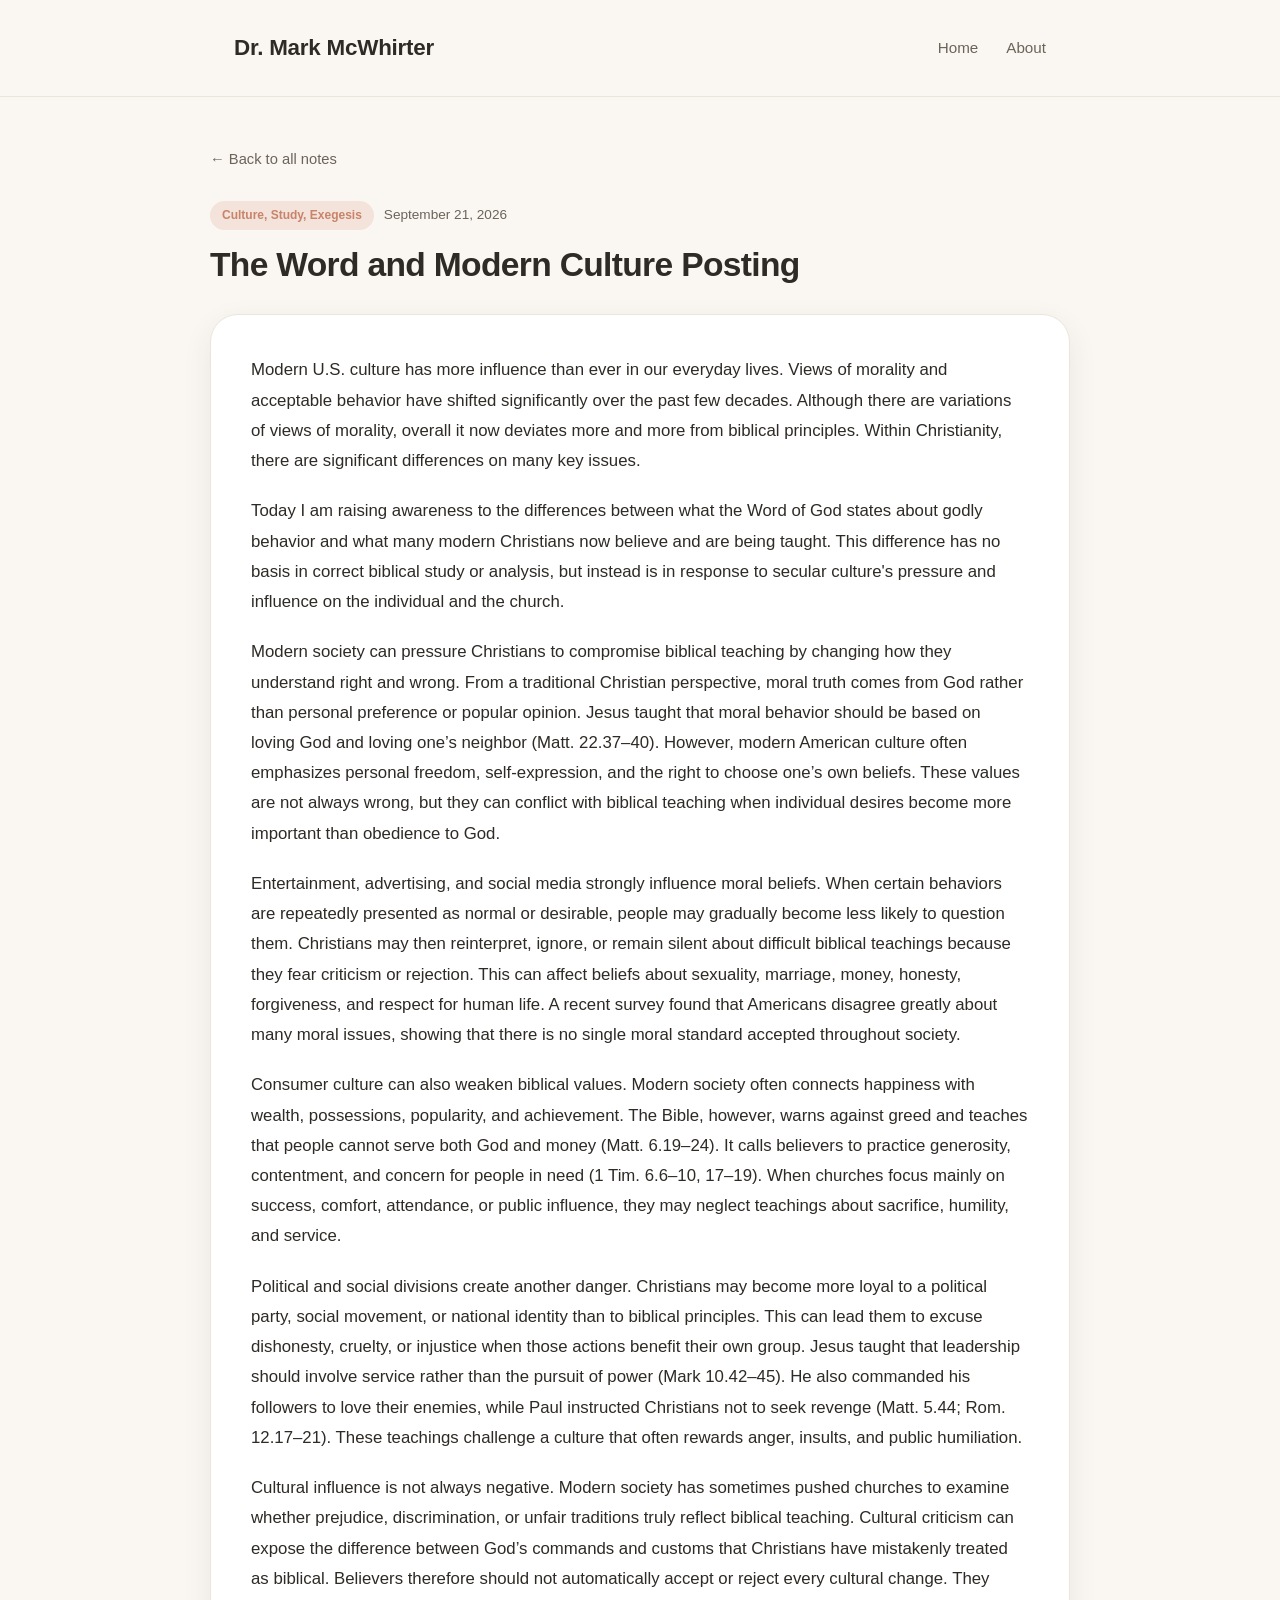
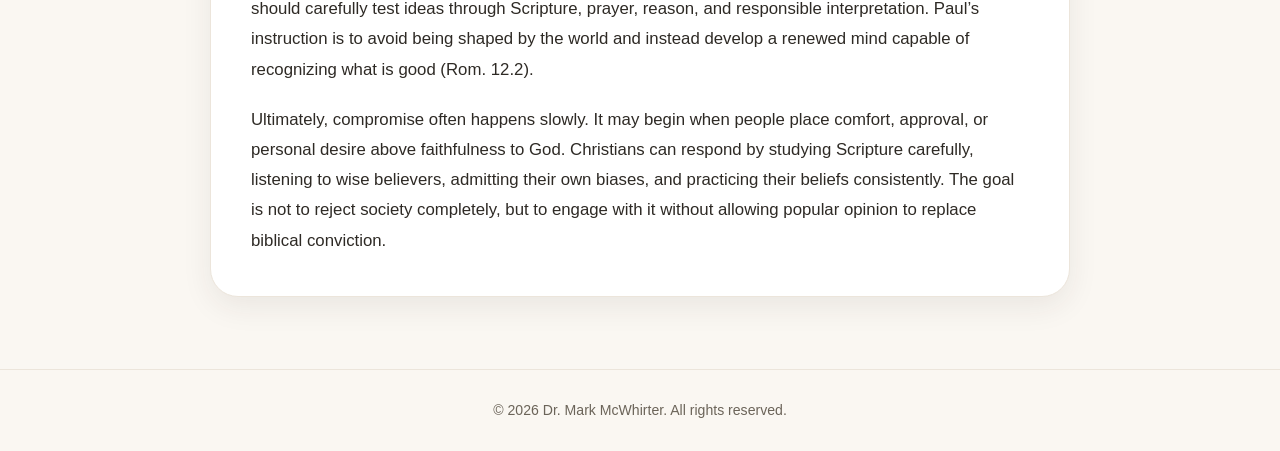
<file: posts/culture2.html>
<!doctype html>
<html lang="en">
<head>
<meta charset="UTF-8">
<meta name="viewport" content="width=device-width, initial-scale=1.0">
<title>Culture Matters</title>
<meta name="description" content="Culture matters in studying scripture">
<link rel="stylesheet" href="../styles.css">
</head>
<body>
<header class="site-header">
  <div class="wrap">
    <a class="site-title" href="../index.html">Dr. Mark McWhirter</a>
    <nav class="site-nav">
      <a href="../index.html">Home</a>
      <a href="../about.html">About</a>
    </nav>
  </div>
</header>
  <main class="article wrap">
    <a class="back-link" href="../index.html">&larr; Back to all notes</a>
    <div class="meta">
      <span class="tag">Culture, Study, Exegesis</span>
      <span>September 21, 2026</span>
    </div>
        <h1>The Word and Modern Culture Posting</h1>
    <div class="article-content">
		<p>Modern U.S. culture has more influence than ever in our everyday lives. Views of morality and acceptable 
behavior have shifted significantly over the past few decades. Although there are variations of views of
morality, overall it now deviates more and more from biblical principles.  Within Christianity, there are
significant differences on many key issues.</p>

<p>Today I am raising awareness to the differences between what the Word of God states about godly behavior and
what many modern Christians now believe and are being taught.  This difference has no basis in correct
biblical study or analysis, but instead is in response to secular culture's pressure and influence on the
individual and the church.</p>

<p>Modern society can pressure Christians to compromise biblical teaching by changing how they understand right and wrong.
From a traditional Christian perspective, moral truth comes from God rather than personal preference or popular opinion.
Jesus taught that moral behavior should be based on loving God and loving one’s neighbor (Matt. 22.37–40). However,
modern American culture often emphasizes personal freedom, self-expression, and the right to choose one’s own beliefs.
These values are not always wrong, but they can conflict with biblical teaching when individual desires become more 
important than obedience to God.</p>

<p>Entertainment, advertising, and social media strongly influence moral beliefs. When certain behaviors are repeatedly
presented as normal or desirable, people may gradually become less likely to question them. Christians may then 
reinterpret, ignore, or remain silent about difficult biblical teachings because they fear criticism or rejection.
This can affect beliefs about sexuality, marriage, money, honesty, forgiveness, and respect for human life. 
A recent survey found that Americans disagree greatly about many moral issues, showing that there is no single 
moral standard accepted throughout society.</p>

<p>Consumer culture can also weaken biblical values. Modern society often connects happiness with wealth, possessions, 
popularity, and achievement. The Bible, however, warns against greed and teaches that people cannot serve both God
and money (Matt. 6.19–24). It calls believers to practice generosity, contentment, and concern for people in need
(1 Tim. 6.6–10, 17–19). When churches focus mainly on success, comfort, attendance, or public influence, 
they may neglect teachings about sacrifice, humility, and service.</p>

<p>Political and social divisions create another danger. Christians may become more loyal to a political party, 
social movement, or national identity than to biblical principles. This can lead them to excuse dishonesty, cruelty,
or injustice when those actions benefit their own group. Jesus taught that leadership should involve service rather
than the pursuit of power (Mark 10.42–45). He also commanded his followers to love their enemies, while Paul 
instructed Christians not to seek revenge (Matt. 5.44; Rom. 12.17–21). These teachings challenge a culture that 
often rewards anger, insults, and public humiliation.</p>

<p>Cultural influence is not always negative. Modern society has sometimes pushed churches to examine whether prejudice,
discrimination, or unfair traditions truly reflect biblical teaching. Cultural criticism can expose the difference
between God’s commands and customs that Christians have mistakenly treated as biblical. Believers therefore should
not automatically accept or reject every cultural change. They should carefully test ideas through Scripture, prayer,
reason, and responsible interpretation. Paul’s instruction is to avoid being shaped by the world and instead develop
a renewed mind capable of recognizing what is good (Rom. 12.2).</p>

<p>Ultimately, compromise often happens slowly. It may begin when people place comfort, approval, or personal desire
above faithfulness to God. Christians can respond by studying Scripture carefully, listening to wise believers, 
admitting their own biases, and practicing their beliefs consistently. The goal is not to reject society completely,
but to engage with it without allowing popular opinion to replace biblical conviction.</p>
    </div>
  </main>
<footer class="site-footer">
  <div class="wrap">
    &copy; 2026 Dr. Mark McWhirter.  All rights reserved.
  </div>
</footer>
</body>
</html>
</file>
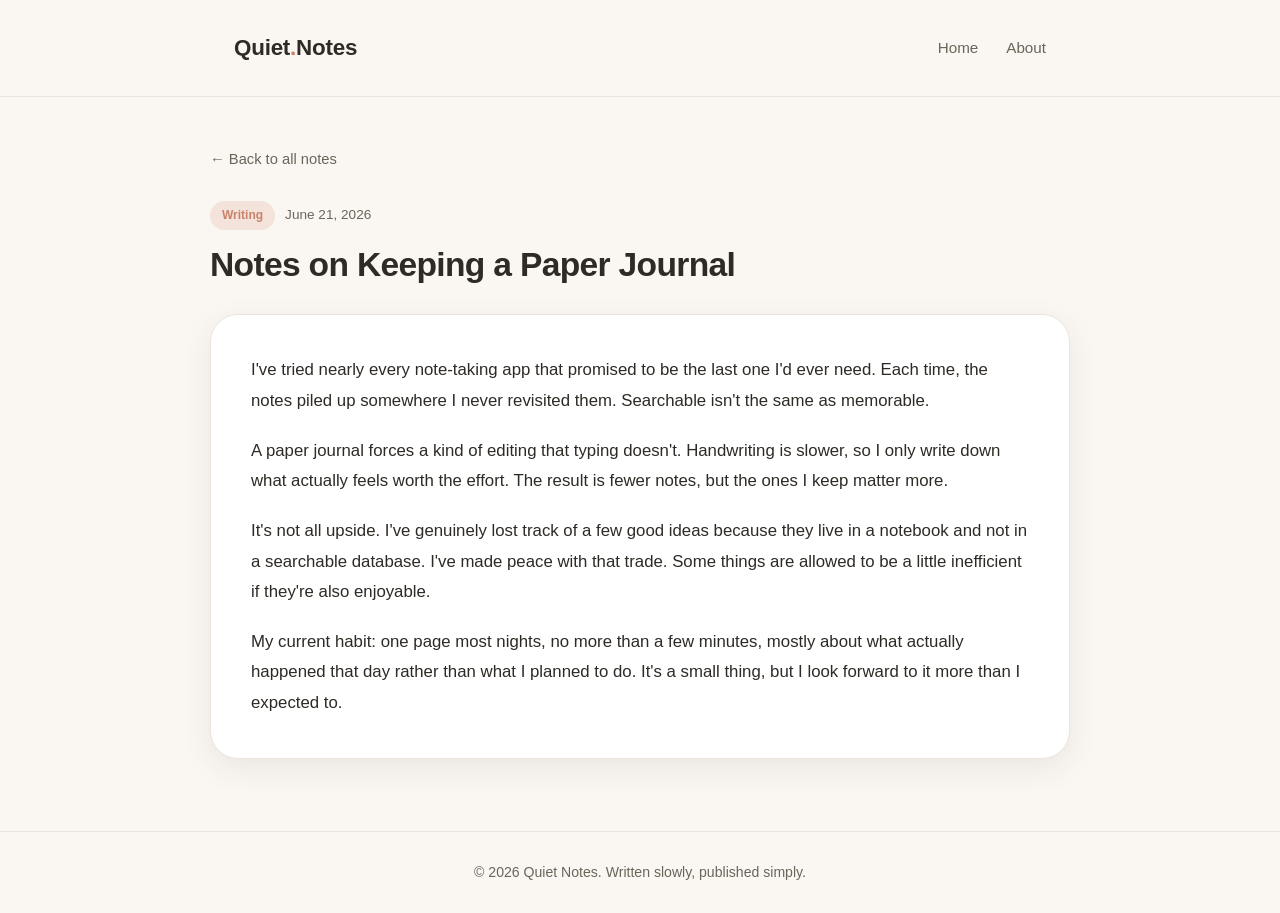
<file: posts/keeping-a-paper-journal.html>
<!doctype html>
<html lang="en">
<head>
<meta charset="UTF-8">
<meta name="viewport" content="width=device-width, initial-scale=1.0">
<title>Notes on Keeping a Paper Journal &mdash; Quiet Notes</title>
<meta name="description" content="After years of digital notes I can never find again, I went back to a plain notebook. Six months in, here's what's stuck and what hasn't.">
<link rel="stylesheet" href="../styles.css">
</head>
<body>
<header class="site-header">
  <div class="wrap">
    <a class="site-title" href="../index.html">Quiet<span class="dot">.</span>Notes</a>
    <nav class="site-nav">
      <a href="../index.html">Home</a>
      <a href="../about.html">About</a>
    </nav>
  </div>
</header>
  <main class="article wrap">
    <a class="back-link" href="../index.html">&larr; Back to all notes</a>
    <div class="meta">
      <span class="tag">Writing</span>
      <span>June 21, 2026</span>
    </div>
    <h1>Notes on Keeping a Paper Journal</h1>
    <div class="article-content">
        <p>I've tried nearly every note-taking app that promised to be the last one I'd ever need. Each time, the notes piled up somewhere I never revisited them. Searchable isn't the same as memorable.</p>
        <p>A paper journal forces a kind of editing that typing doesn't. Handwriting is slower, so I only write down what actually feels worth the effort. The result is fewer notes, but the ones I keep matter more.</p>
        <p>It's not all upside. I've genuinely lost track of a few good ideas because they live in a notebook and not in a searchable database. I've made peace with that trade. Some things are allowed to be a little inefficient if they're also enjoyable.</p>
        <p>My current habit: one page most nights, no more than a few minutes, mostly about what actually happened that day rather than what I planned to do. It's a small thing, but I look forward to it more than I expected to.</p>
    </div>
  </main>
<footer class="site-footer">
  <div class="wrap">
    &copy; 2026 Quiet Notes. Written slowly, published simply.
  </div>
</footer>
</body>
</html>
</file>
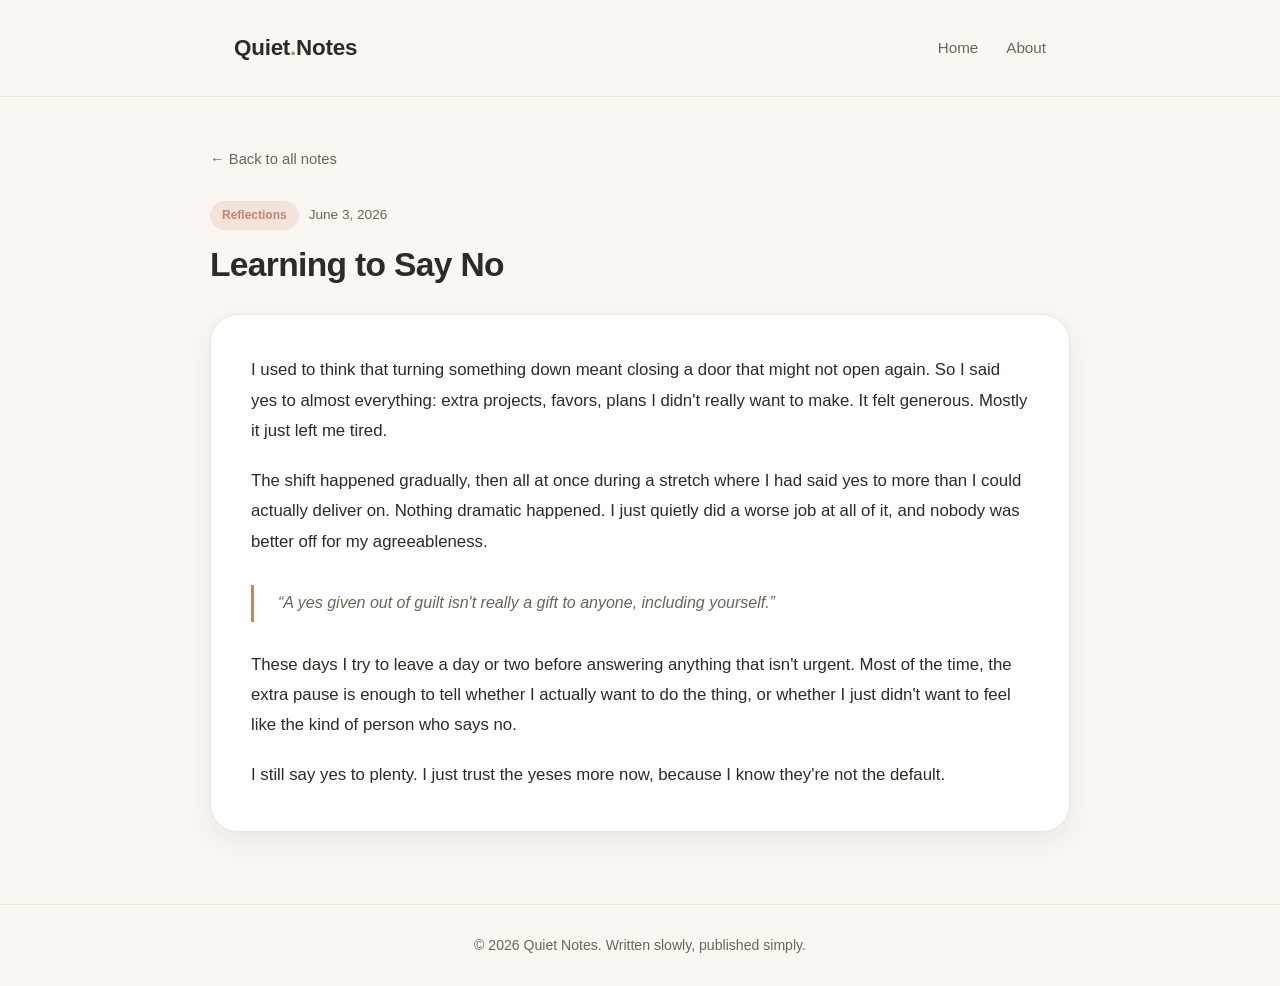
<file: posts/learning-to-say-no.html>
<!doctype html>
<html lang="en">
<head>
<meta charset="UTF-8">
<meta name="viewport" content="width=device-width, initial-scale=1.0">
<title>Learning to Say No &mdash; Quiet Notes</title>
<meta name="description" content="For most of my twenties, saying yes felt like the safe choice. It took a genuinely overwhelming year to teach me that it usually wasn't.">
<link rel="stylesheet" href="../styles.css">
</head>
<body>
<header class="site-header">
  <div class="wrap">
    <a class="site-title" href="../index.html">Quiet<span class="dot">.</span>Notes</a>
    <nav class="site-nav">
      <a href="../index.html">Home</a>
      <a href="../about.html">About</a>
    </nav>
  </div>
</header>
  <main class="article wrap">
    <a class="back-link" href="../index.html">&larr; Back to all notes</a>
    <div class="meta">
      <span class="tag">Reflections</span>
      <span>June 3, 2026</span>
    </div>
    <h1>Learning to Say No</h1>
    <div class="article-content">
        <p>I used to think that turning something down meant closing a door that might not open again. So I said yes to almost everything: extra projects, favors, plans I didn't really want to make. It felt generous. Mostly it just left me tired.</p>
        <p>The shift happened gradually, then all at once during a stretch where I had said yes to more than I could actually deliver on. Nothing dramatic happened. I just quietly did a worse job at all of it, and nobody was better off for my agreeableness.</p>
        <blockquote>&ldquo;A yes given out of guilt isn't really a gift to anyone, including yourself.&rdquo;</blockquote>
        <p>These days I try to leave a day or two before answering anything that isn't urgent. Most of the time, the extra pause is enough to tell whether I actually want to do the thing, or whether I just didn't want to feel like the kind of person who says no.</p>
        <p>I still say yes to plenty. I just trust the yeses more now, because I know they're not the default.</p>
    </div>
  </main>
<footer class="site-footer">
  <div class="wrap">
    &copy; 2026 Quiet Notes. Written slowly, published simply.
  </div>
</footer>
</body>
</html>
</file>
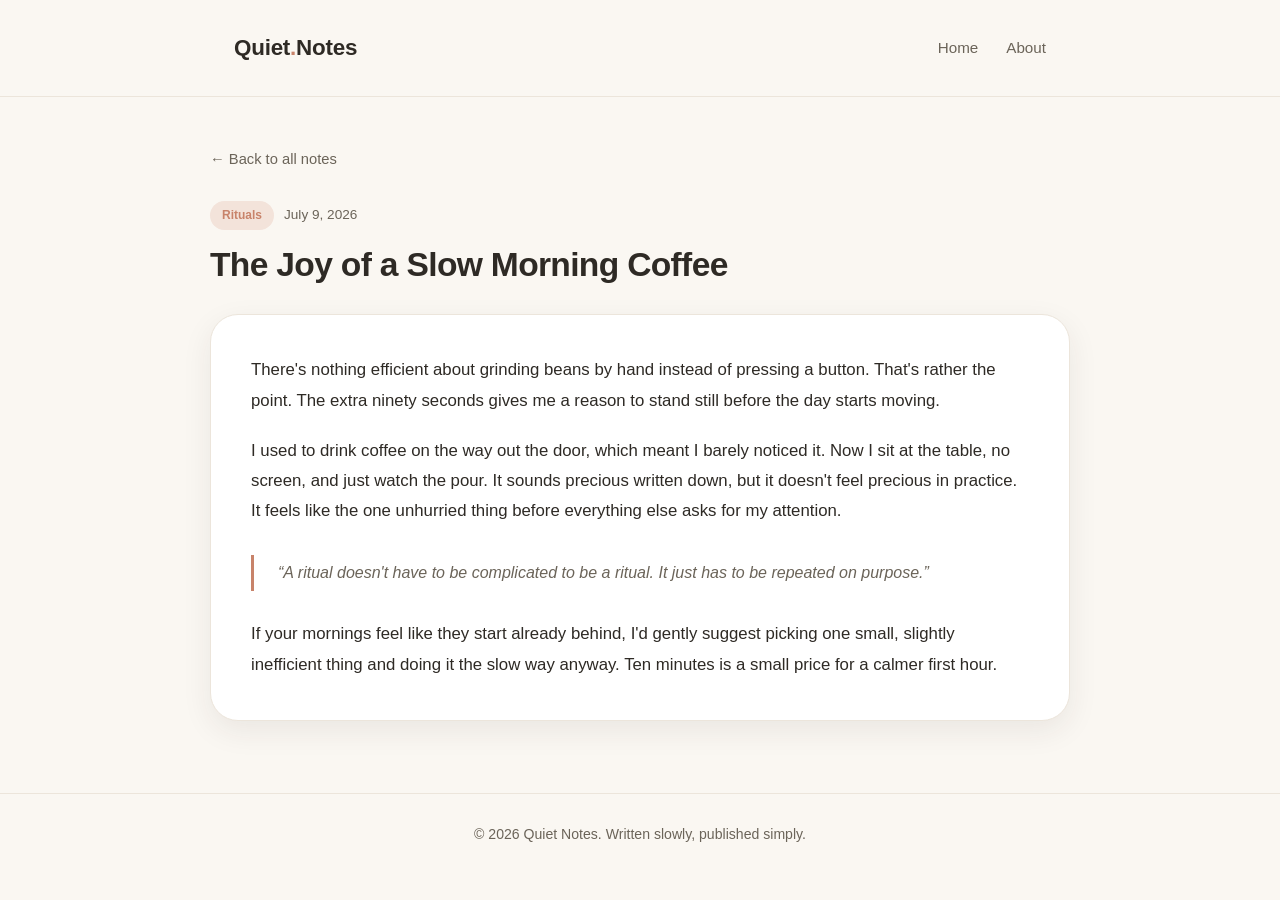
<file: posts/slow-morning-coffee.html>
<!doctype html>
<html lang="en">
<head>
<meta charset="UTF-8">
<meta name="viewport" content="width=device-width, initial-scale=1.0">
<title>The Joy of a Slow Morning Coffee &mdash; Quiet Notes</title>
<meta name="description" content="Ten minutes with a kettle, a grinder, and no phone in sight has become the one part of my day I refuse to rush, and it's changed how the rest of the morning goes.">
<link rel="stylesheet" href="../styles.css">
</head>
<body>
<header class="site-header">
  <div class="wrap">
    <a class="site-title" href="../index.html">Quiet<span class="dot">.</span>Notes</a>
    <nav class="site-nav">
      <a href="../index.html">Home</a>
      <a href="../about.html">About</a>
    </nav>
  </div>
</header>
  <main class="article wrap">
    <a class="back-link" href="../index.html">&larr; Back to all notes</a>
    <div class="meta">
      <span class="tag">Rituals</span>
      <span>July 9, 2026</span>
    </div>
    <h1>The Joy of a Slow Morning Coffee</h1>
    <div class="article-content">
        <p>There's nothing efficient about grinding beans by hand instead of pressing a button. That's rather the point. The extra ninety seconds gives me a reason to stand still before the day starts moving.</p>
        <p>I used to drink coffee on the way out the door, which meant I barely noticed it. Now I sit at the table, no screen, and just watch the pour. It sounds precious written down, but it doesn't feel precious in practice. It feels like the one unhurried thing before everything else asks for my attention.</p>
        <blockquote>&ldquo;A ritual doesn't have to be complicated to be a ritual. It just has to be repeated on purpose.&rdquo;</blockquote>
        <p>If your mornings feel like they start already behind, I'd gently suggest picking one small, slightly inefficient thing and doing it the slow way anyway. Ten minutes is a small price for a calmer first hour.</p>
    </div>
  </main>
<footer class="site-footer">
  <div class="wrap">
    &copy; 2026 Quiet Notes. Written slowly, published simply.
  </div>
</footer>
</body>
</html>
</file>
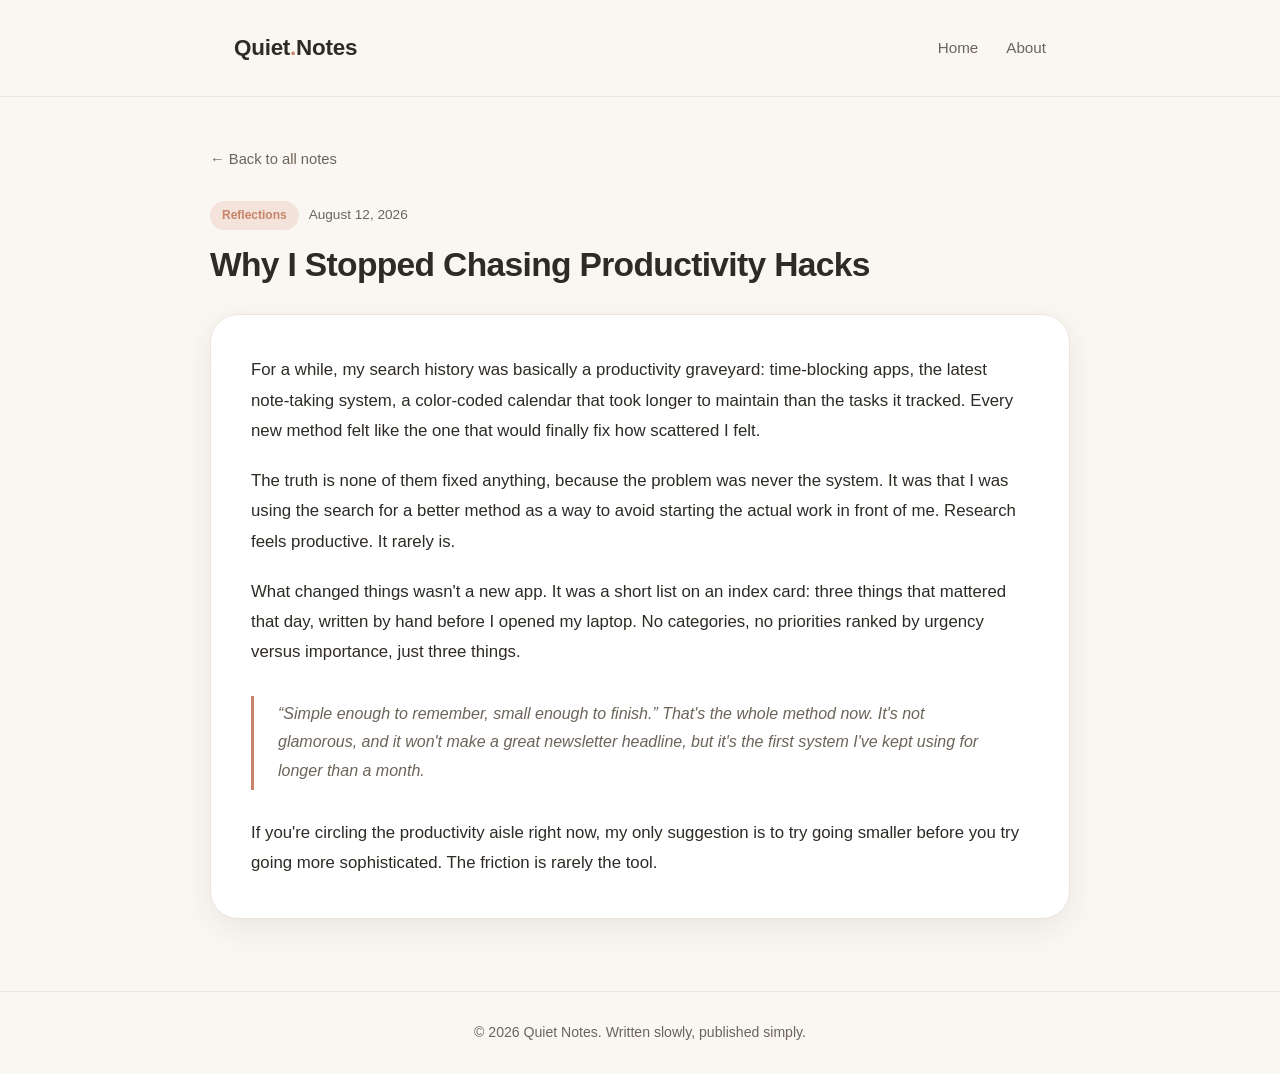
<file: posts/stopped-chasing-productivity-hacks.html>
<!doctype html>
<html lang="en">
<head>
<meta charset="UTF-8">
<meta name="viewport" content="width=device-width, initial-scale=1.0">
<title>Why I Stopped Chasing Productivity Hacks &mdash; Quiet Notes</title>
<meta name="description" content="I spent two years trying every app, method, and morning routine I could find. Here's what actually changed when I stopped optimizing and just started working.">
<link rel="stylesheet" href="../styles.css">
</head>
<body>
<header class="site-header">
  <div class="wrap">
    <a class="site-title" href="../index.html">Quiet<span class="dot">.</span>Notes</a>
    <nav class="site-nav">
      <a href="../index.html">Home</a>
      <a href="../about.html">About</a>
    </nav>
  </div>
</header>
  <main class="article wrap">
    <a class="back-link" href="../index.html">&larr; Back to all notes</a>
    <div class="meta">
      <span class="tag">Reflections</span>
      <span>August 12, 2026</span>
    </div>
    <h1>Why I Stopped Chasing Productivity Hacks</h1>
    <div class="article-content">
        <p>For a while, my search history was basically a productivity graveyard: time-blocking apps, the latest note-taking system, a color-coded calendar that took longer to maintain than the tasks it tracked. Every new method felt like the one that would finally fix how scattered I felt.</p>
        <p>The truth is none of them fixed anything, because the problem was never the system. It was that I was using the search for a better method as a way to avoid starting the actual work in front of me. Research feels productive. It rarely is.</p>
        <p>What changed things wasn't a new app. It was a short list on an index card: three things that mattered that day, written by hand before I opened my laptop. No categories, no priorities ranked by urgency versus importance, just three things.</p>
        <blockquote>&ldquo;Simple enough to remember, small enough to finish.&rdquo; That's the whole method now. It's not glamorous, and it won't make a great newsletter headline, but it's the first system I've kept using for longer than a month.</blockquote>
        <p>If you're circling the productivity aisle right now, my only suggestion is to try going smaller before you try going more sophisticated. The friction is rarely the tool.</p>
    </div>
  </main>
<footer class="site-footer">
  <div class="wrap">
    &copy; 2026 Quiet Notes. Written slowly, published simply.
  </div>
</footer>
</body>
</html>
</file>
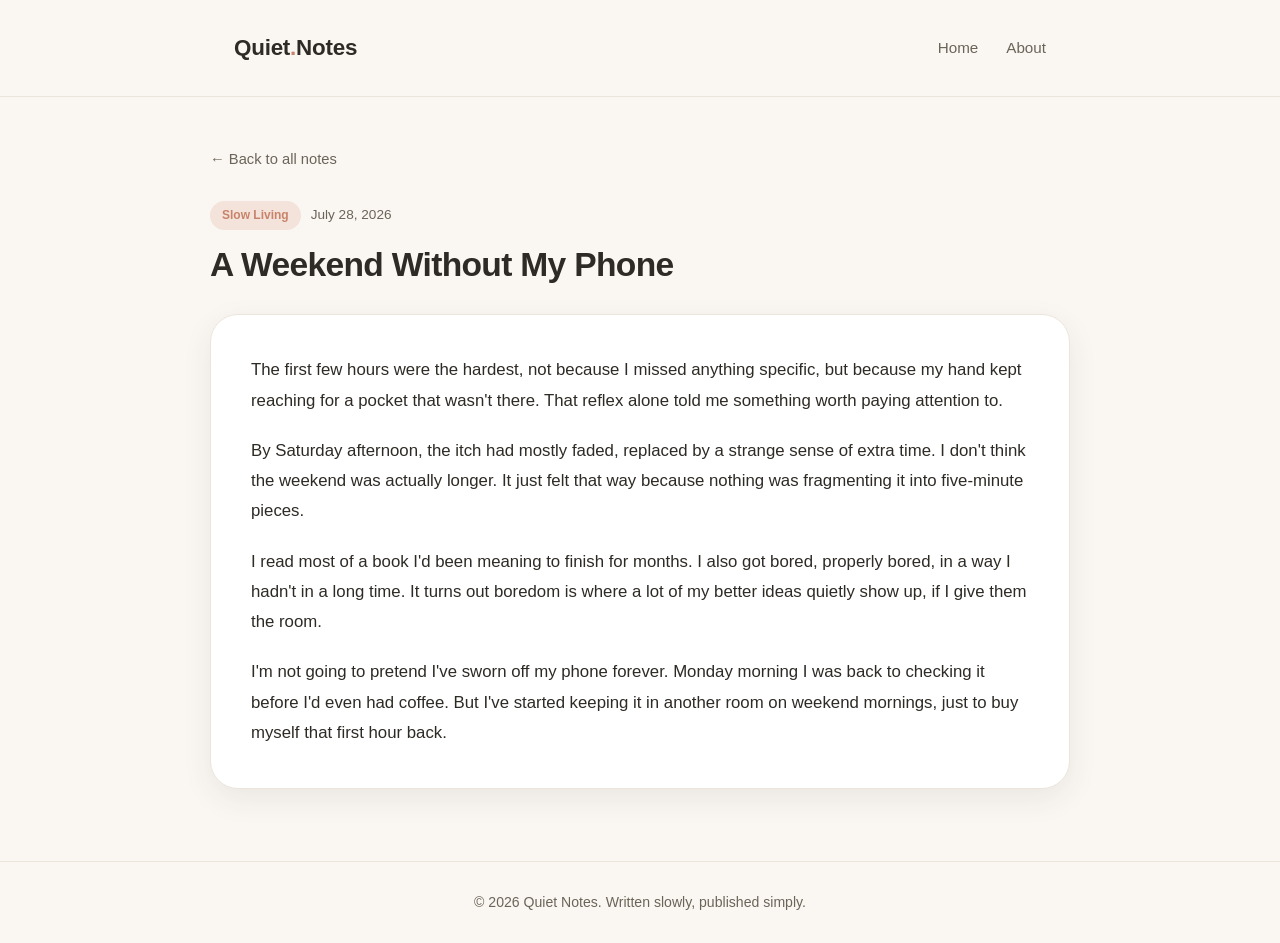
<file: posts/weekend-without-my-phone.html>
<!doctype html>
<html lang="en">
<head>
<meta charset="UTF-8">
<meta name="viewport" content="width=device-width, initial-scale=1.0">
<title>A Weekend Without My Phone &mdash; Quiet Notes</title>
<meta name="description" content="I left my phone in a drawer for 48 hours out of curiosity more than discipline. It was uncomfortable in ways I didn't expect, and useful in ways I really didn't expect.">
<link rel="stylesheet" href="../styles.css">
</head>
<body>
<header class="site-header">
  <div class="wrap">
    <a class="site-title" href="../index.html">Quiet<span class="dot">.</span>Notes</a>
    <nav class="site-nav">
      <a href="../index.html">Home</a>
      <a href="../about.html">About</a>
    </nav>
  </div>
</header>
  <main class="article wrap">
    <a class="back-link" href="../index.html">&larr; Back to all notes</a>
    <div class="meta">
      <span class="tag">Slow Living</span>
      <span>July 28, 2026</span>
    </div>
    <h1>A Weekend Without My Phone</h1>
    <div class="article-content">
        <p>The first few hours were the hardest, not because I missed anything specific, but because my hand kept reaching for a pocket that wasn't there. That reflex alone told me something worth paying attention to.</p>
        <p>By Saturday afternoon, the itch had mostly faded, replaced by a strange sense of extra time. I don't think the weekend was actually longer. It just felt that way because nothing was fragmenting it into five-minute pieces.</p>
        <p>I read most of a book I'd been meaning to finish for months. I also got bored, properly bored, in a way I hadn't in a long time. It turns out boredom is where a lot of my better ideas quietly show up, if I give them the room.</p>
        <p>I'm not going to pretend I've sworn off my phone forever. Monday morning I was back to checking it before I'd even had coffee. But I've started keeping it in another room on weekend mornings, just to buy myself that first hour back.</p>
    </div>
  </main>
<footer class="site-footer">
  <div class="wrap">
    &copy; 2026 Quiet Notes. Written slowly, published simply.
  </div>
</footer>
</body>
</html>
</file>
<file: styles.css>
/* ============================================
   Quiet Notes — simple blog theme
   ============================================ */

:root {
  --bg: #faf7f2;
  --panel: #ffffff;
  --ink: #2e2a25;
  --ink-soft: #6b6459;
  --accent: #c8836a;
  --accent-soft: #f3e3da;
  --border: #ece5db;
  --radius-lg: 28px;
  --radius-md: 18px;
  --shadow: 0 10px 30px rgba(46, 42, 37, 0.08);
  --shadow-hover: 0 16px 40px rgba(46, 42, 37, 0.14);
  --max-width: 860px;
}

* {
  box-sizing: border-box;
}

html {
  scroll-behavior: smooth;
}

body {
  margin: 0;
  background: var(--bg);
  color: var(--ink);
  font-family: -apple-system, BlinkMacSystemFont, "Segoe UI", Roboto, Helvetica, Arial, sans-serif;
  line-height: 1.8;
  -webkit-font-smoothing: antialiased;
}

a {
  color: inherit;
  text-decoration: none;
}

img {
  max-width: 100%;
}

/* ---------- Layout wrapper ---------- */

.wrap {
  max-width: var(--max-width);
  margin: 0 auto;
  padding: 0 24px;
}

/* ---------- Header ---------- */

.site-header {
  border-bottom: 1px solid var(--border);
  background: var(--bg);
}

.site-header .wrap {
  display: flex;
  align-items: center;
  justify-content: space-between;
  padding-top: 28px;
  padding-bottom: 28px;
}

.site-title {
  font-size: 1.4rem;
  font-weight: 700;
  letter-spacing: -0.01em;
}

.site-title .dot {
  color: var(--accent);
}

.site-nav {
  display: flex;
  gap: 28px;
  font-size: 0.95rem;
  color: var(--ink-soft);
}

.site-nav a:hover {
  color: var(--ink);
}

/* ---------- Hero ---------- */

.hero {
  display: flex;
  align-items: center;
  gap: 28px;
  padding: 56px 0 40px;
}

.hero-photo {
  width: 140px;
  height: 140px;
  border-radius: 50%;
  object-fit: cover;
  flex-shrink: 0;
  border: 4px solid var(--panel);
  box-shadow: var(--shadow);
}

.hero h1 {
  font-size: 2.4rem;
  line-height: 1.2;
  margin: 0 0 14px;
  letter-spacing: -0.02em;
}

.hero p {
  color: var(--ink-soft);
  font-size: 1.08rem;
  max-width: 560px;
  margin: 0;
}

/* ---------- Curved panel cards ---------- */

.panel-grid {
  display: grid;
  grid-template-columns: repeat(auto-fill, minmax(640px, 1fr));
  gap: 24px;
  padding-bottom: 72px;
}

.panel {
  background: var(--panel);
  border-radius: var(--radius-lg);
  padding: 30px 30px 26px;
  box-shadow: var(--shadow);
  border: 1px solid var(--border);
  display: flex;
  flex-direction: column;
  gap: 12px;
  transition: transform 0.2s ease, box-shadow 0.2s ease;
}

.panel:hover {
  transform: translateY(-4px);
  box-shadow: var(--shadow-hover);
}

.panel .meta {
  display: flex;
  align-items: center;
  gap: 10px;
  font-size: 0.82rem;
  color: var(--ink-soft);
}

.panel .tag {
  background: var(--accent-soft);
  color: var(--accent);
  padding: 4px 12px;
  border-radius: 999px;
  font-weight: 600;
  font-size: 0.75rem;
  letter-spacing: 0.02em;
}

.panel h2 {
  margin: 0;
  font-size: 1.3rem;
  line-height: 1.35;
  letter-spacing: -0.01em;
}

.panel p {
  margin: 0;
  color: var(--ink-soft);
  font-size: 0.98rem;
  flex-grow: 1;
}

.panel .read-more {
  margin-top: 6px;
  font-weight: 600;
  font-size: 0.9rem;
  color: var(--accent);
  display: inline-flex;
  align-items: center;
  gap: 6px;
}

.panel .read-more .arrow {
  transition: transform 0.2s ease;
}

.panel:hover .read-more .arrow {
  transform: translateX(4px);
}

/* ---------- Article page ---------- */

.article {
  padding: 48px 0 72px;
}

.back-link {
  display: inline-flex;
  align-items: center;
  gap: 6px;
  color: var(--ink-soft);
  font-size: 0.92rem;
  margin-bottom: 28px;
}

.back-link:hover {
  color: var(--accent);
}

.article .meta {
  display: flex;
  align-items: center;
  gap: 10px;
  font-size: 0.85rem;
  color: var(--ink-soft);
  margin-bottom: 14px;
}

.article .tag {
  background: var(--accent-soft);
  color: var(--accent);
  padding: 4px 12px;
  border-radius: 999px;
  font-weight: 600;
  font-size: 0.75rem;
}

.article h1 {
  font-size: 2.1rem;
  line-height: 1.25;
  margin: 0 0 28px;
  letter-spacing: -0.02em;
}

.article-content {
  background: var(--panel);
  border: 1px solid var(--border);
  border-radius: var(--radius-lg);
  padding: 40px;
  box-shadow: var(--shadow);
}

.article-content p {
  margin: 0 0 20px;
  font-size: 1.05rem;
}

.article-content p:last-child {
  margin-bottom: 0;
}

.article-content blockquote {
  margin: 28px 0;
  padding: 4px 24px;
  border-left: 3px solid var(--accent);
  color: var(--ink-soft);
  font-style: italic;
}

/* ---------- About page ---------- */

.page-content {
  padding: 48px 0 72px;
}

.page-content h1 {
  font-size: 2.1rem;
  margin-bottom: 24px;
  letter-spacing: -0.02em;
}

.page-content .article-content p {
  font-size: 1.05rem;
}

/* ---------- Footer ---------- */

.site-footer {
  border-top: 1px solid var(--border);
  padding: 28px 0;
  color: var(--ink-soft);
  font-size: 0.88rem;
  text-align: center;
}

/* ---------- Responsive ---------- */

@media (max-width: 600px) {
  .hero {
    flex-direction: column;
    text-align: center;
  }

  .hero h1 {
    font-size: 1.9rem;
  }

  .article-content {
    padding: 26px;
  }

  .site-nav {
    gap: 18px;
  }
}
</file>
